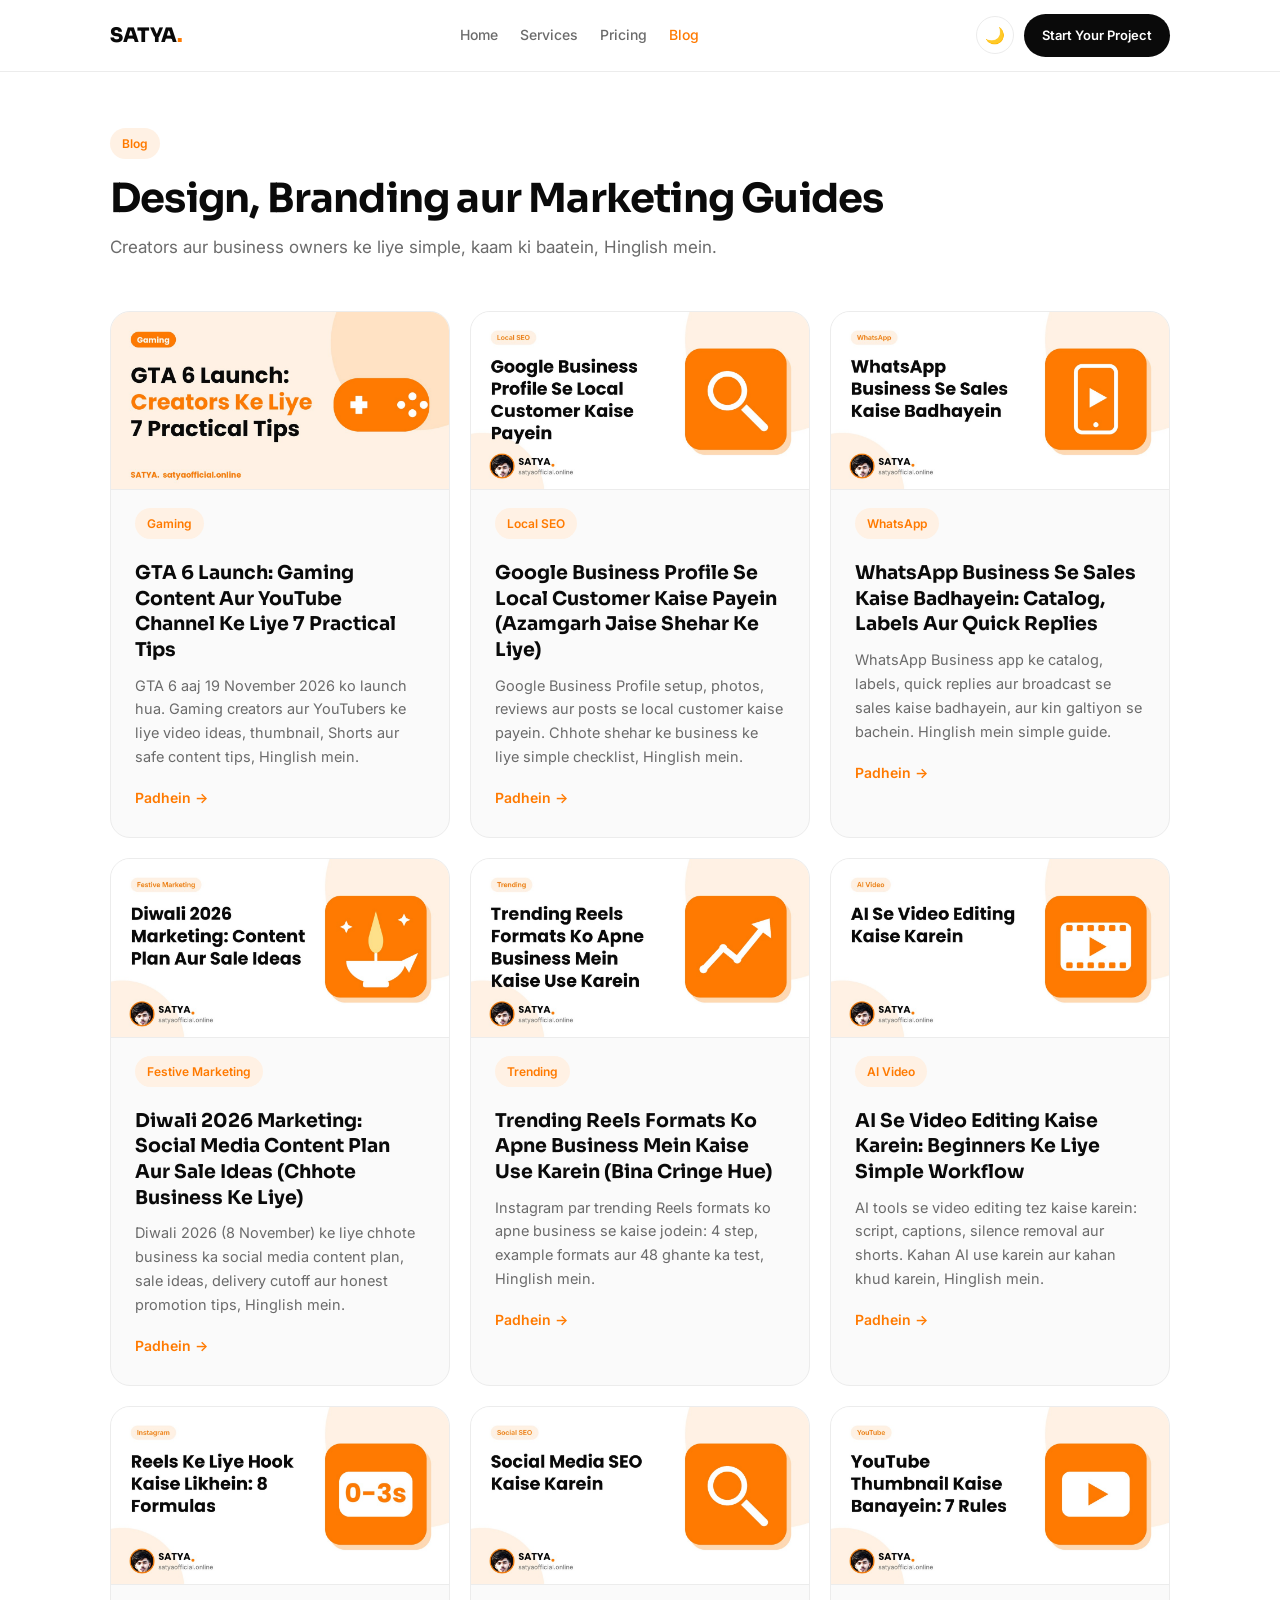
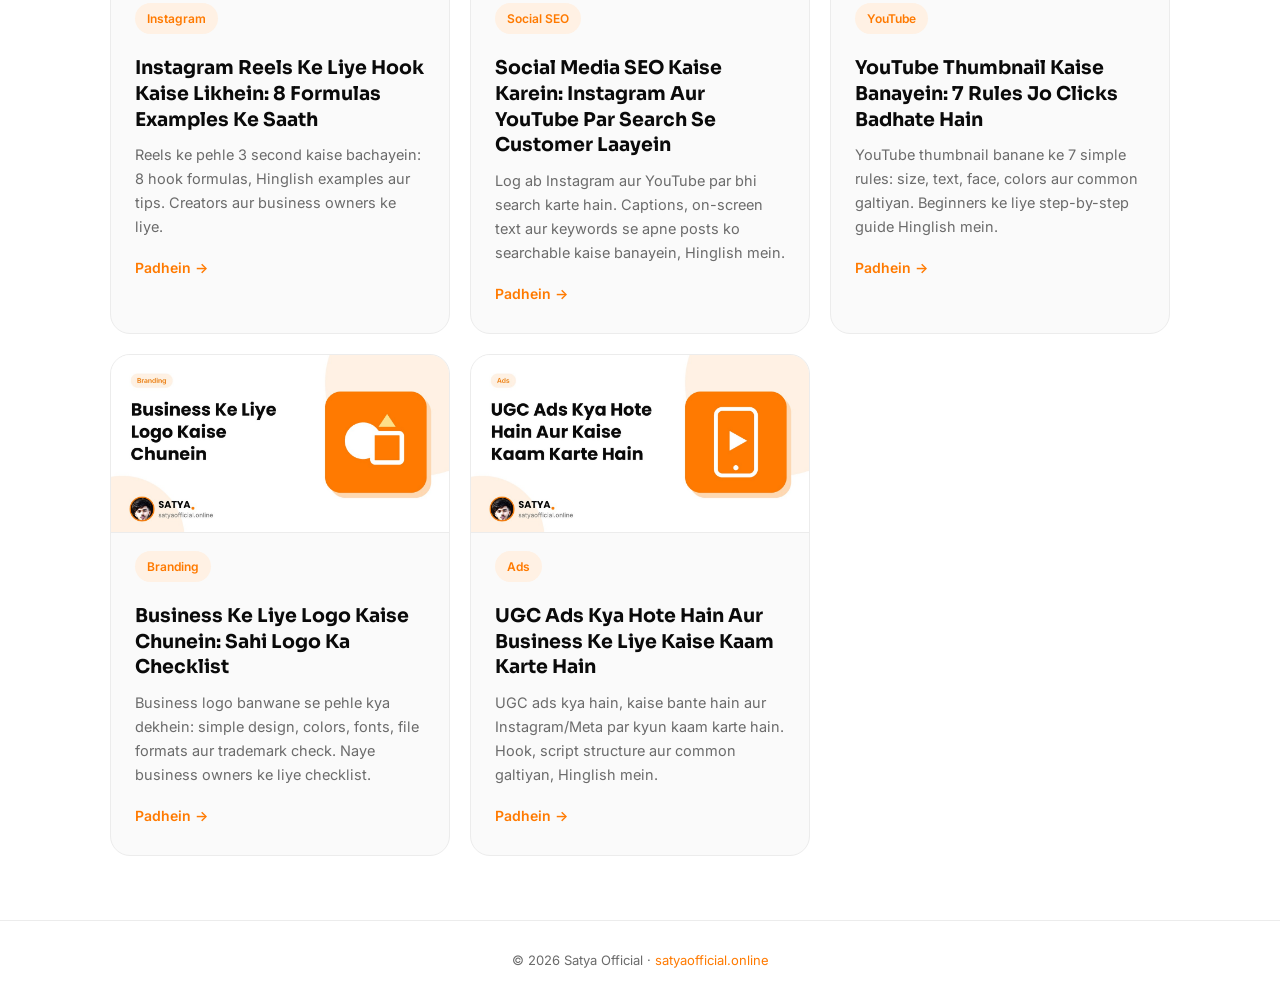
<file: blog/index.html>
<!DOCTYPE html>
<html lang="hi-IN">
<head>
<meta charset="UTF-8">
<meta name="viewport" content="width=device-width, initial-scale=1.0">
<title>Blog | Satya Official: Design, Branding aur Marketing Guides</title>
<meta name="description" content="YouTube thumbnails, logo design, UGC ads aur digital marketing par simple Hinglish guides, Satya Official se.">
<link rel="canonical" href="https://satyaofficial.online/blog/">
<meta name="robots" content="index, follow">
<meta property="og:type" content="website">
<meta property="og:site_name" content="Satya Official">
<meta property="og:title" content="Blog | Satya Official: Design, Branding aur Marketing Guides">
<meta property="og:description" content="YouTube thumbnails, logo design, UGC ads aur digital marketing par simple Hinglish guides, Satya Official se.">
<meta property="og:url" content="https://satyaofficial.online/blog/">
<meta name="twitter:card" content="summary">

<link rel="icon" href="/favicon.ico" sizes="48x48">
<link rel="icon" type="image/png" href="/favicon-192.png" sizes="192x192">
<link rel="apple-touch-icon" href="/apple-touch-icon.png">
<link rel="preconnect" href="https://fonts.googleapis.com">
<link rel="preconnect" href="https://fonts.gstatic.com" crossorigin>
<link href="https://fonts.googleapis.com/css2?family=Sora:wght@600;700;800&family=Inter:wght@400;500;600&display=swap" rel="stylesheet">
<link rel="stylesheet" href="/blog/blog.css">
<script>try{document.documentElement.setAttribute('data-theme',localStorage.getItem('theme')||'light');}catch(e){}</script>
</head>
<body>
<nav>
  <div class="nav-inner">
    <a class="logo" href="/">SATYA<span>.</span></a>
    <div class="nav-links">
      <a href="/">Home</a>
      <a href="/#services">Services</a>
      <a href="/#pricing">Pricing</a>
      <a href="/blog/" class="active">Blog</a>
    </div>
    <div class="nav-right">
      <button class="theme-toggle" id="themeToggle" aria-label="Toggle dark mode">&#127769;</button>
      <a href="/#contact" class="nav-cta">Start Your Project</a>
    </div>
  </div>
</nav>
<main>
<section class="hero">
  <span class="tag">Blog</span>
  <h1>Design, Branding aur Marketing Guides</h1>
  <p>Creators aur business owners ke liye simple, kaam ki baatein, Hinglish mein.</p>
</section>
<section class="grid">
  <a class="card" href="/blog/gta-6-launch-gaming-content-youtube-creators-guide">
    <img class="thumb" src="/blog/img/gta-6-launch-gaming-content-youtube-creators-guide.jpg" width="1200" height="630" alt="" loading="lazy">
    <span class="tag">Gaming</span>
    <h2>GTA 6 Launch: Gaming Content Aur YouTube Channel Ke Liye 7 Practical Tips</h2>
    <p>GTA 6 aaj 19 November 2026 ko launch hua. Gaming creators aur YouTubers ke liye video ideas, thumbnail, Shorts aur safe content tips, Hinglish mein.</p>
    <span class="read">Padhein &rarr;</span>
  </a>
  <a class="card" href="/blog/google-business-profile-se-local-customer-kaise-payein">
    <img class="thumb" src="/blog/img/google-business-profile-se-local-customer-kaise-payein.jpg" width="1200" height="630" alt="" loading="lazy">
    <span class="tag">Local SEO</span>
    <h2>Google Business Profile Se Local Customer Kaise Payein (Azamgarh Jaise Shehar Ke Liye)</h2>
    <p>Google Business Profile setup, photos, reviews aur posts se local customer kaise payein. Chhote shehar ke business ke liye simple checklist, Hinglish mein.</p>
    <span class="read">Padhein &rarr;</span>
  </a>
  <a class="card" href="/blog/whatsapp-business-se-sales-kaise-badhayein">
    <img class="thumb" src="/blog/img/whatsapp-business-se-sales-kaise-badhayein.jpg" width="1200" height="630" alt="" loading="lazy">
    <span class="tag">WhatsApp</span>
    <h2>WhatsApp Business Se Sales Kaise Badhayein: Catalog, Labels Aur Quick Replies</h2>
    <p>WhatsApp Business app ke catalog, labels, quick replies aur broadcast se sales kaise badhayein, aur kin galtiyon se bachein. Hinglish mein simple guide.</p>
    <span class="read">Padhein &rarr;</span>
  </a>
  <a class="card" href="/blog/diwali-2026-marketing-social-media-plan">
    <img class="thumb" src="/blog/img/diwali-2026-marketing-social-media-plan.jpg" width="1200" height="630" alt="" loading="lazy">
    <span class="tag">Festive Marketing</span>
    <h2>Diwali 2026 Marketing: Social Media Content Plan Aur Sale Ideas (Chhote Business Ke Liye)</h2>
    <p>Diwali 2026 (8 November) ke liye chhote business ka social media content plan, sale ideas, delivery cutoff aur honest promotion tips, Hinglish mein.</p>
    <span class="read">Padhein &rarr;</span>
  </a>
  <a class="card" href="/blog/trending-reels-formats-business-mein-kaise-use-karein">
    <img class="thumb" src="/blog/img/trending-reels-formats-business-mein-kaise-use-karein.jpg" width="1200" height="630" alt="" loading="lazy">
    <span class="tag">Trending</span>
    <h2>Trending Reels Formats Ko Apne Business Mein Kaise Use Karein (Bina Cringe Hue)</h2>
    <p>Instagram par trending Reels formats ko apne business se kaise jodein: 4 step, example formats aur 48 ghante ka test, Hinglish mein.</p>
    <span class="read">Padhein &rarr;</span>
  </a>
  <a class="card" href="/blog/ai-se-video-editing-kaise-karein">
    <img class="thumb" src="/blog/img/ai-se-video-editing-kaise-karein.jpg" width="1200" height="630" alt="" loading="lazy">
    <span class="tag">AI Video</span>
    <h2>AI Se Video Editing Kaise Karein: Beginners Ke Liye Simple Workflow</h2>
    <p>AI tools se video editing tez kaise karein: script, captions, silence removal aur shorts. Kahan AI use karein aur kahan khud karein, Hinglish mein.</p>
    <span class="read">Padhein &rarr;</span>
  </a>
  <a class="card" href="/blog/instagram-reels-hook-kaise-likhein">
    <img class="thumb" src="/blog/img/instagram-reels-hook-kaise-likhein.jpg" width="1200" height="630" alt="" loading="lazy">
    <span class="tag">Instagram</span>
    <h2>Instagram Reels Ke Liye Hook Kaise Likhein: 8 Formulas Examples Ke Saath</h2>
    <p>Reels ke pehle 3 second kaise bachayein: 8 hook formulas, Hinglish examples aur tips. Creators aur business owners ke liye.</p>
    <span class="read">Padhein &rarr;</span>
  </a>
  <a class="card" href="/blog/social-media-seo-kaise-karein">
    <img class="thumb" src="/blog/img/social-media-seo-kaise-karein.jpg" width="1200" height="630" alt="" loading="lazy">
    <span class="tag">Social SEO</span>
    <h2>Social Media SEO Kaise Karein: Instagram Aur YouTube Par Search Se Customer Laayein</h2>
    <p>Log ab Instagram aur YouTube par bhi search karte hain. Captions, on-screen text aur keywords se apne posts ko searchable kaise banayein, Hinglish mein.</p>
    <span class="read">Padhein &rarr;</span>
  </a>
  <a class="card" href="/blog/youtube-thumbnail-kaise-banayein">
    <img class="thumb" src="/blog/img/youtube-thumbnail-kaise-banayein.jpg" width="1200" height="630" alt="" loading="lazy">
    <span class="tag">YouTube</span>
    <h2>YouTube Thumbnail Kaise Banayein: 7 Rules Jo Clicks Badhate Hain</h2>
    <p>YouTube thumbnail banane ke 7 simple rules: size, text, face, colors aur common galtiyan. Beginners ke liye step-by-step guide Hinglish mein.</p>
    <span class="read">Padhein &rarr;</span>
  </a>
  <a class="card" href="/blog/business-ke-liye-logo-kaise-chunein">
    <img class="thumb" src="/blog/img/business-ke-liye-logo-kaise-chunein.jpg" width="1200" height="630" alt="" loading="lazy">
    <span class="tag">Branding</span>
    <h2>Business Ke Liye Logo Kaise Chunein: Sahi Logo Ka Checklist</h2>
    <p>Business logo banwane se pehle kya dekhein: simple design, colors, fonts, file formats aur trademark check. Naye business owners ke liye checklist.</p>
    <span class="read">Padhein &rarr;</span>
  </a>
  <a class="card" href="/blog/ugc-ads-kya-hote-hain">
    <img class="thumb" src="/blog/img/ugc-ads-kya-hote-hain.jpg" width="1200" height="630" alt="" loading="lazy">
    <span class="tag">Ads</span>
    <h2>UGC Ads Kya Hote Hain Aur Business Ke Liye Kaise Kaam Karte Hain</h2>
    <p>UGC ads kya hain, kaise bante hain aur Instagram/Meta par kyun kaam karte hain. Hook, script structure aur common galtiyan, Hinglish mein.</p>
    <span class="read">Padhein &rarr;</span>
  </a>
</section>
</main>
<footer>
  &copy; 2026 Satya Official &middot; <a href="/">satyaofficial.online</a>
</footer>
<script>
(function(){
  var b=document.getElementById('themeToggle');
  if(!b)return;
  b.addEventListener('click',function(){
    var r=document.documentElement;
    var t=r.getAttribute('data-theme')==='dark'?'light':'dark';
    r.setAttribute('data-theme',t);
    try{localStorage.setItem('theme',t);}catch(e){}
  });
})();
</script>
</body>
</html>
</file>
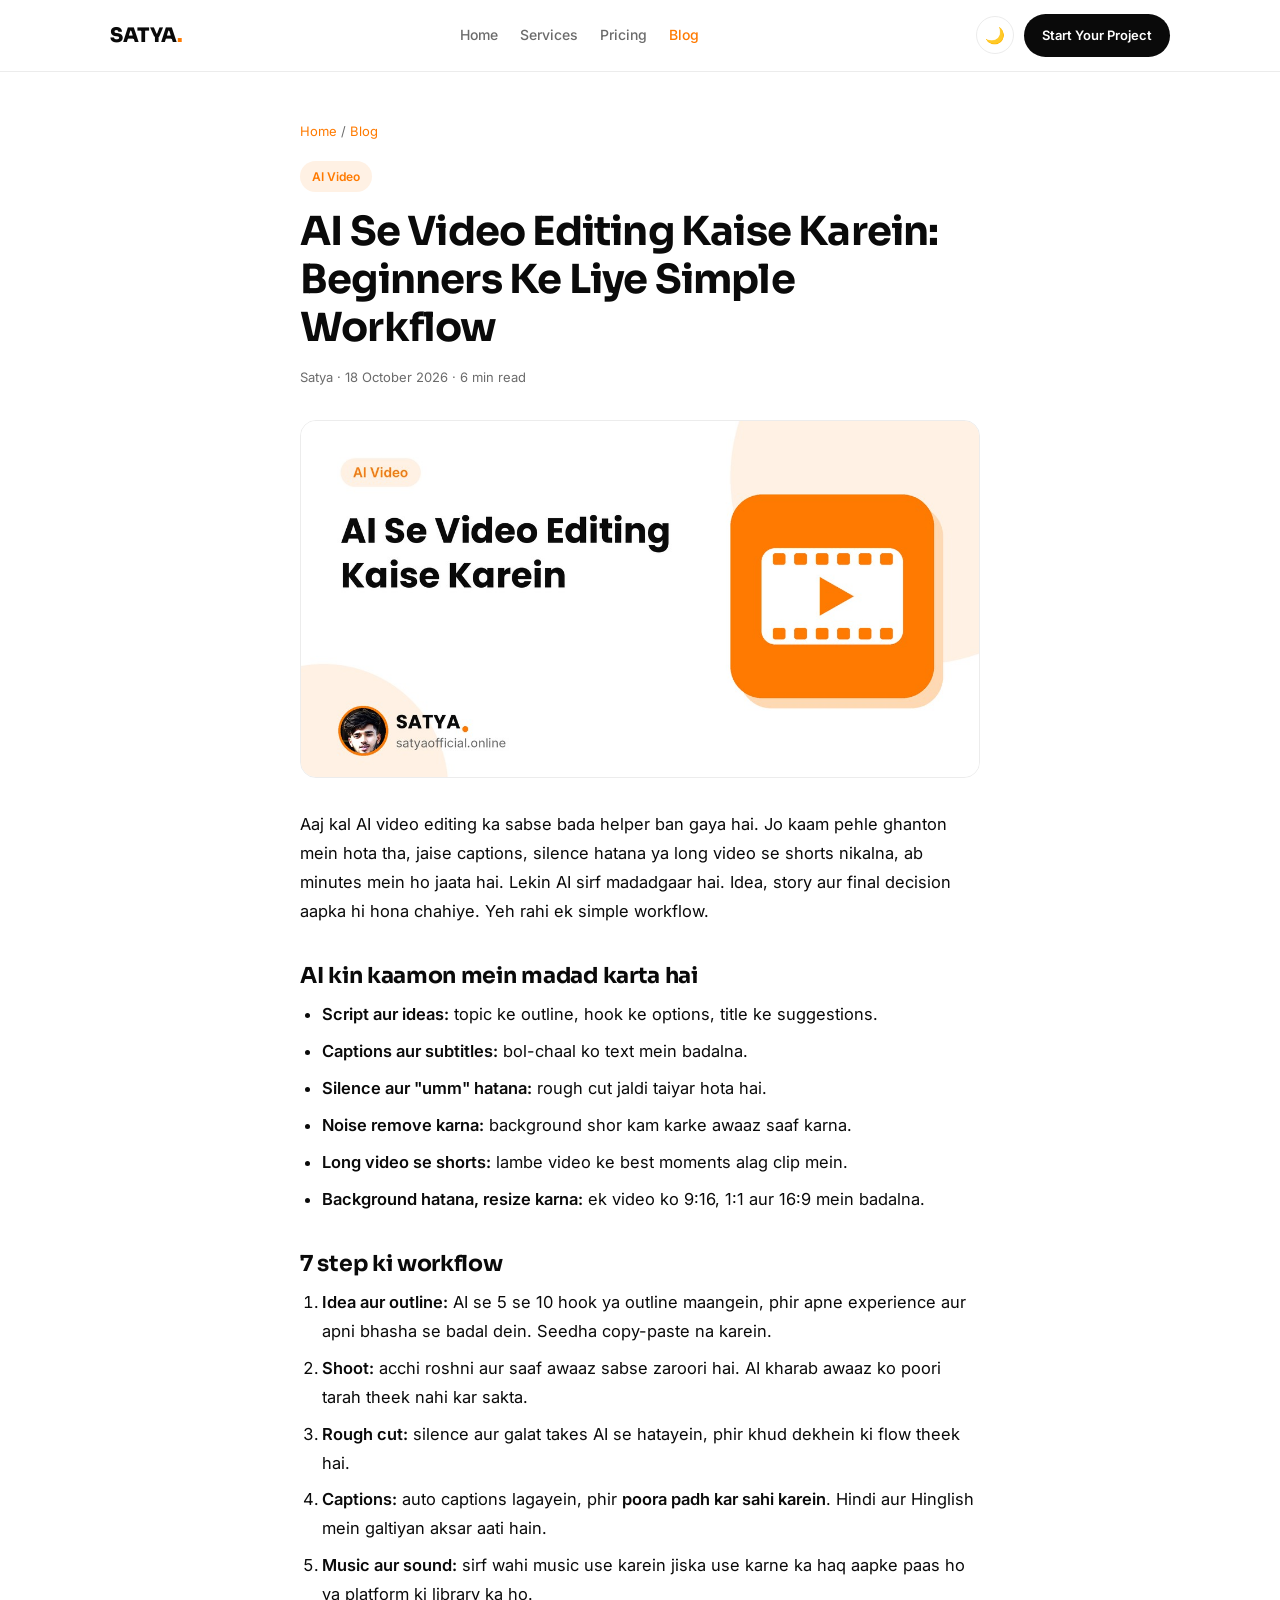
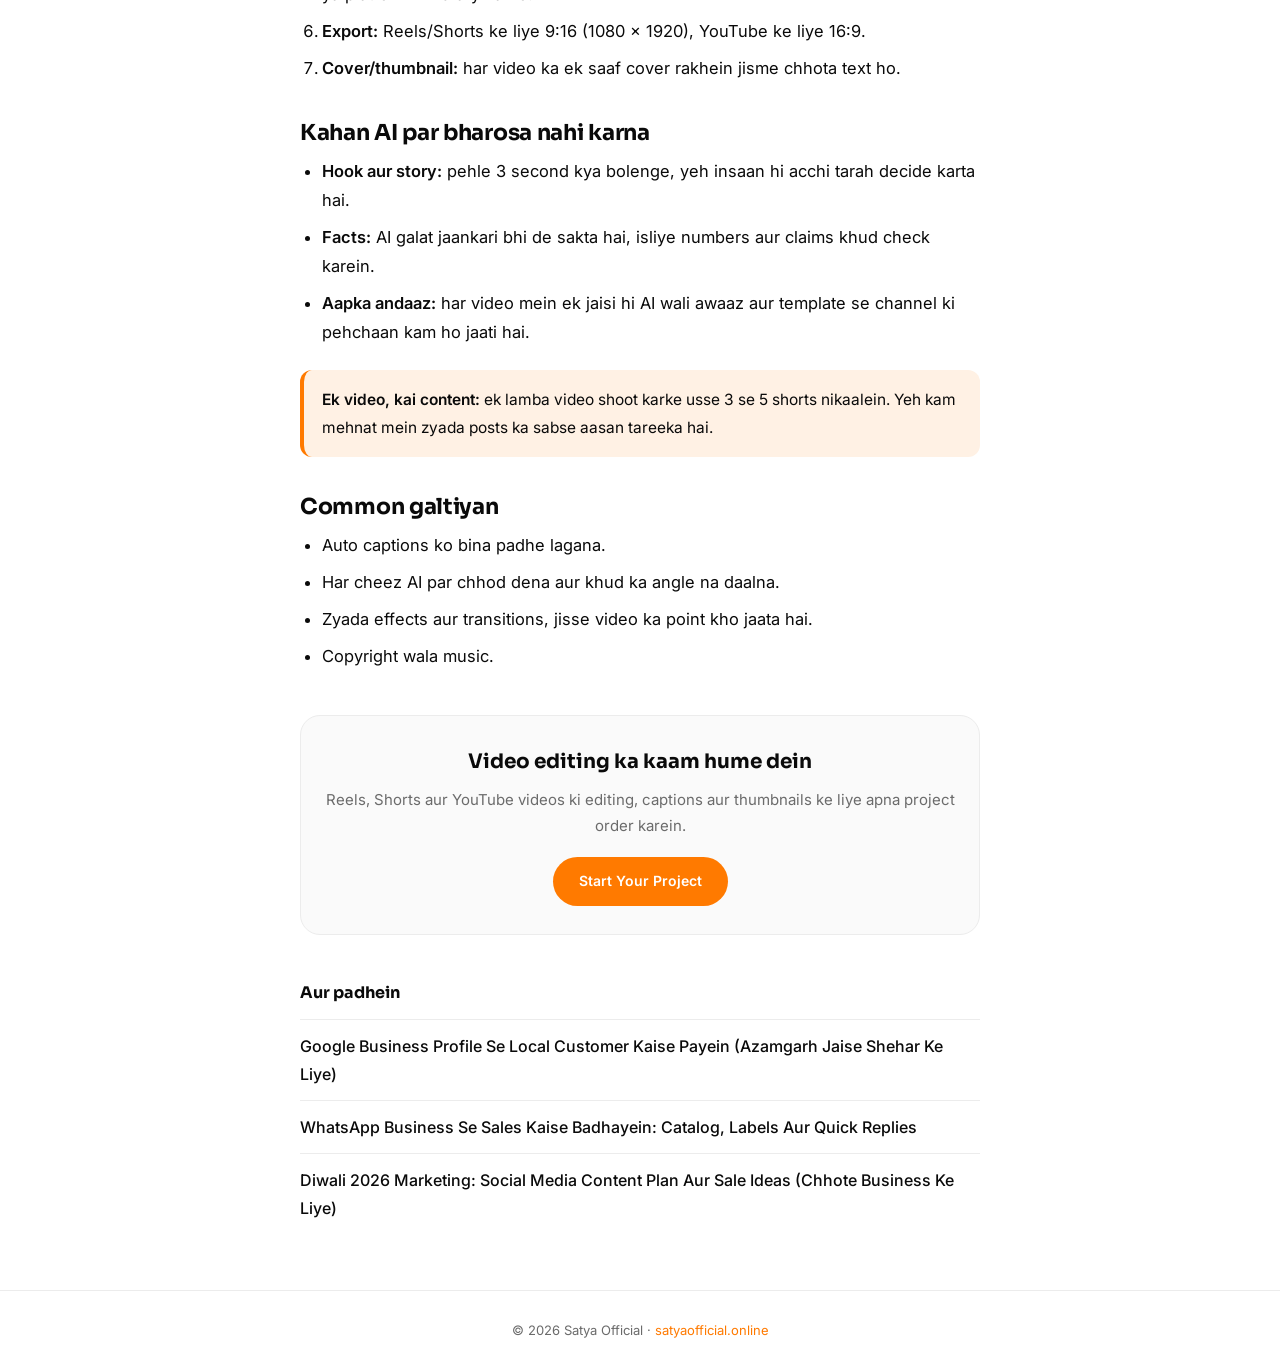
<file: blog/ai-se-video-editing-kaise-karein.html>
<!DOCTYPE html>
<html lang="hi-IN">
<head>
<meta charset="UTF-8">
<meta name="viewport" content="width=device-width, initial-scale=1.0">
<title>AI Se Video Editing Kaise Karein: Beginners Ke Liye Simple Workflow | Satya Official</title>
<meta name="description" content="AI tools se video editing tez kaise karein: script, captions, silence removal aur shorts. Kahan AI use karein aur kahan khud karein, Hinglish mein.">
<link rel="canonical" href="https://satyaofficial.online/blog/ai-se-video-editing-kaise-karein">
<meta name="robots" content="index, follow">
<meta property="og:type" content="article">
<meta property="og:site_name" content="Satya Official">
<meta property="og:title" content="AI Se Video Editing Kaise Karein: Beginners Ke Liye Simple Workflow | Satya Official">
<meta property="og:description" content="AI tools se video editing tez kaise karein: script, captions, silence removal aur shorts. Kahan AI use karein aur kahan khud karein, Hinglish mein.">
<meta property="og:url" content="https://satyaofficial.online/blog/ai-se-video-editing-kaise-karein">
<meta property="og:image" content="https://satyaofficial.online/blog/img/ai-se-video-editing-kaise-karein.jpg">
<meta property="og:image:width" content="1200">
<meta property="og:image:height" content="630">
<meta name="twitter:card" content="summary_large_image">
<meta name="twitter:image" content="https://satyaofficial.online/blog/img/ai-se-video-editing-kaise-karein.jpg">
<script type="application/ld+json">{"@context": "https://schema.org", "@type": "BlogPosting", "headline": "AI Se Video Editing Kaise Karein: Beginners Ke Liye Simple Workflow", "description": "AI tools se video editing tez kaise karein: script, captions, silence removal aur shorts. Kahan AI use karein aur kahan khud karein, Hinglish mein.", "datePublished": "2026-10-18", "dateModified": "2026-10-18", "image": "https://satyaofficial.online/blog/img/ai-se-video-editing-kaise-karein.jpg", "inLanguage": "hi-IN", "mainEntityOfPage": "https://satyaofficial.online/blog/ai-se-video-editing-kaise-karein", "author": {"@type": "Person", "name": "Satya", "url": "https://satyaofficial.online/"}, "publisher": {"@type": "Organization", "name": "Satya Official", "url": "https://satyaofficial.online/"}}</script>
<link rel="icon" href="/favicon.ico" sizes="48x48">
<link rel="icon" type="image/png" href="/favicon-192.png" sizes="192x192">
<link rel="apple-touch-icon" href="/apple-touch-icon.png">
<link rel="preconnect" href="https://fonts.googleapis.com">
<link rel="preconnect" href="https://fonts.gstatic.com" crossorigin>
<link href="https://fonts.googleapis.com/css2?family=Sora:wght@600;700;800&family=Inter:wght@400;500;600&display=swap" rel="stylesheet">
<link rel="stylesheet" href="/blog/blog.css">
<script>try{document.documentElement.setAttribute('data-theme',localStorage.getItem('theme')||'light');}catch(e){}</script>
</head>
<body>
<nav>
  <div class="nav-inner">
    <a class="logo" href="/">SATYA<span>.</span></a>
    <div class="nav-links">
      <a href="/">Home</a>
      <a href="/#services">Services</a>
      <a href="/#pricing">Pricing</a>
      <a href="/blog/" class="active">Blog</a>
    </div>
    <div class="nav-right">
      <button class="theme-toggle" id="themeToggle" aria-label="Toggle dark mode">&#127769;</button>
      <a href="/#contact" class="nav-cta">Start Your Project</a>
    </div>
  </div>
</nav>
<main>
<article class="article">
  <div class="crumbs"><a href="/">Home</a> / <a href="/blog/">Blog</a></div>
  <span class="tag">AI Video</span>
  <h1>AI Se Video Editing Kaise Karein: Beginners Ke Liye Simple Workflow</h1>
  <div class="meta">Satya &middot; 18 October 2026 &middot; 6 min read</div>
  <figure class="cover"><img src="/blog/img/ai-se-video-editing-kaise-karein.jpg" width="1200" height="630" alt="AI Se Video Editing Kaise Karein: Beginners Ke Liye Simple Workflow"></figure>

<p>Aaj kal AI video editing ka sabse bada helper ban gaya hai. Jo kaam pehle ghanton mein hota tha, jaise captions, silence hatana ya long video se shorts nikalna, ab minutes mein ho jaata hai. Lekin AI sirf madadgaar hai. Idea, story aur final decision aapka hi hona chahiye. Yeh rahi ek simple workflow.</p>

<h2>AI kin kaamon mein madad karta hai</h2>
<ul>
<li><strong>Script aur ideas:</strong> topic ke outline, hook ke options, title ke suggestions.</li>
<li><strong>Captions aur subtitles:</strong> bol-chaal ko text mein badalna.</li>
<li><strong>Silence aur "umm" hatana:</strong> rough cut jaldi taiyar hota hai.</li>
<li><strong>Noise remove karna:</strong> background shor kam karke awaaz saaf karna.</li>
<li><strong>Long video se shorts:</strong> lambe video ke best moments alag clip mein.</li>
<li><strong>Background hatana, resize karna:</strong> ek video ko 9:16, 1:1 aur 16:9 mein badalna.</li>
</ul>

<h2>7 step ki workflow</h2>
<ol>
<li><strong>Idea aur outline:</strong> AI se 5 se 10 hook ya outline maangein, phir apne experience aur apni bhasha se badal dein. Seedha copy-paste na karein.</li>
<li><strong>Shoot:</strong> acchi roshni aur saaf awaaz sabse zaroori hai. AI kharab awaaz ko poori tarah theek nahi kar sakta.</li>
<li><strong>Rough cut:</strong> silence aur galat takes AI se hatayein, phir khud dekhein ki flow theek hai.</li>
<li><strong>Captions:</strong> auto captions lagayein, phir <strong>poora padh kar sahi karein</strong>. Hindi aur Hinglish mein galtiyan aksar aati hain.</li>
<li><strong>Music aur sound:</strong> sirf wahi music use karein jiska use karne ka haq aapke paas ho ya platform ki library ka ho.</li>
<li><strong>Export:</strong> Reels/Shorts ke liye 9:16 (1080 x 1920), YouTube ke liye 16:9.</li>
<li><strong>Cover/thumbnail:</strong> har video ka ek saaf cover rakhein jisme chhota text ho.</li>
</ol>

<h2>Kahan AI par bharosa nahi karna</h2>
<ul>
<li><strong>Hook aur story:</strong> pehle 3 second kya bolenge, yeh insaan hi acchi tarah decide karta hai.</li>
<li><strong>Facts:</strong> AI galat jaankari bhi de sakta hai, isliye numbers aur claims khud check karein.</li>
<li><strong>Aapka andaaz:</strong> har video mein ek jaisi hi AI wali awaaz aur template se channel ki pehchaan kam ho jaati hai.</li>
</ul>

<div class="callout"><strong>Ek video, kai content:</strong> ek lamba video shoot karke usse 3 se 5 shorts nikaalein. Yeh kam mehnat mein zyada posts ka sabse aasan tareeka hai.</div>

<h2>Common galtiyan</h2>
<ul>
<li>Auto captions ko bina padhe lagana.</li>
<li>Har cheez AI par chhod dena aur khud ka angle na daalna.</li>
<li>Zyada effects aur transitions, jisse video ka point kho jaata hai.</li>
<li>Copyright wala music.</li>
</ul>

  <div class="cta-box">
    <h3>Video editing ka kaam hume dein</h3>
    <p>Reels, Shorts aur YouTube videos ki editing, captions aur thumbnails ke liye apna project order karein.</p>
    <a class="btn" href="/#contact">Start Your Project</a>
  </div>
</article>
<div class="more">
  <h4>Aur padhein</h4>
  <a href="/blog/google-business-profile-se-local-customer-kaise-payein">Google Business Profile Se Local Customer Kaise Payein (Azamgarh Jaise Shehar Ke Liye)</a>
  <a href="/blog/whatsapp-business-se-sales-kaise-badhayein">WhatsApp Business Se Sales Kaise Badhayein: Catalog, Labels Aur Quick Replies</a>
  <a href="/blog/diwali-2026-marketing-social-media-plan">Diwali 2026 Marketing: Social Media Content Plan Aur Sale Ideas (Chhote Business Ke Liye)</a>
</div>
</main>
<footer>
  &copy; 2026 Satya Official &middot; <a href="/">satyaofficial.online</a>
</footer>
<script>
(function(){
  var b=document.getElementById('themeToggle');
  if(!b)return;
  b.addEventListener('click',function(){
    var r=document.documentElement;
    var t=r.getAttribute('data-theme')==='dark'?'light':'dark';
    r.setAttribute('data-theme',t);
    try{localStorage.setItem('theme',t);}catch(e){}
  });
})();
</script>
</body>
</html>
</file>
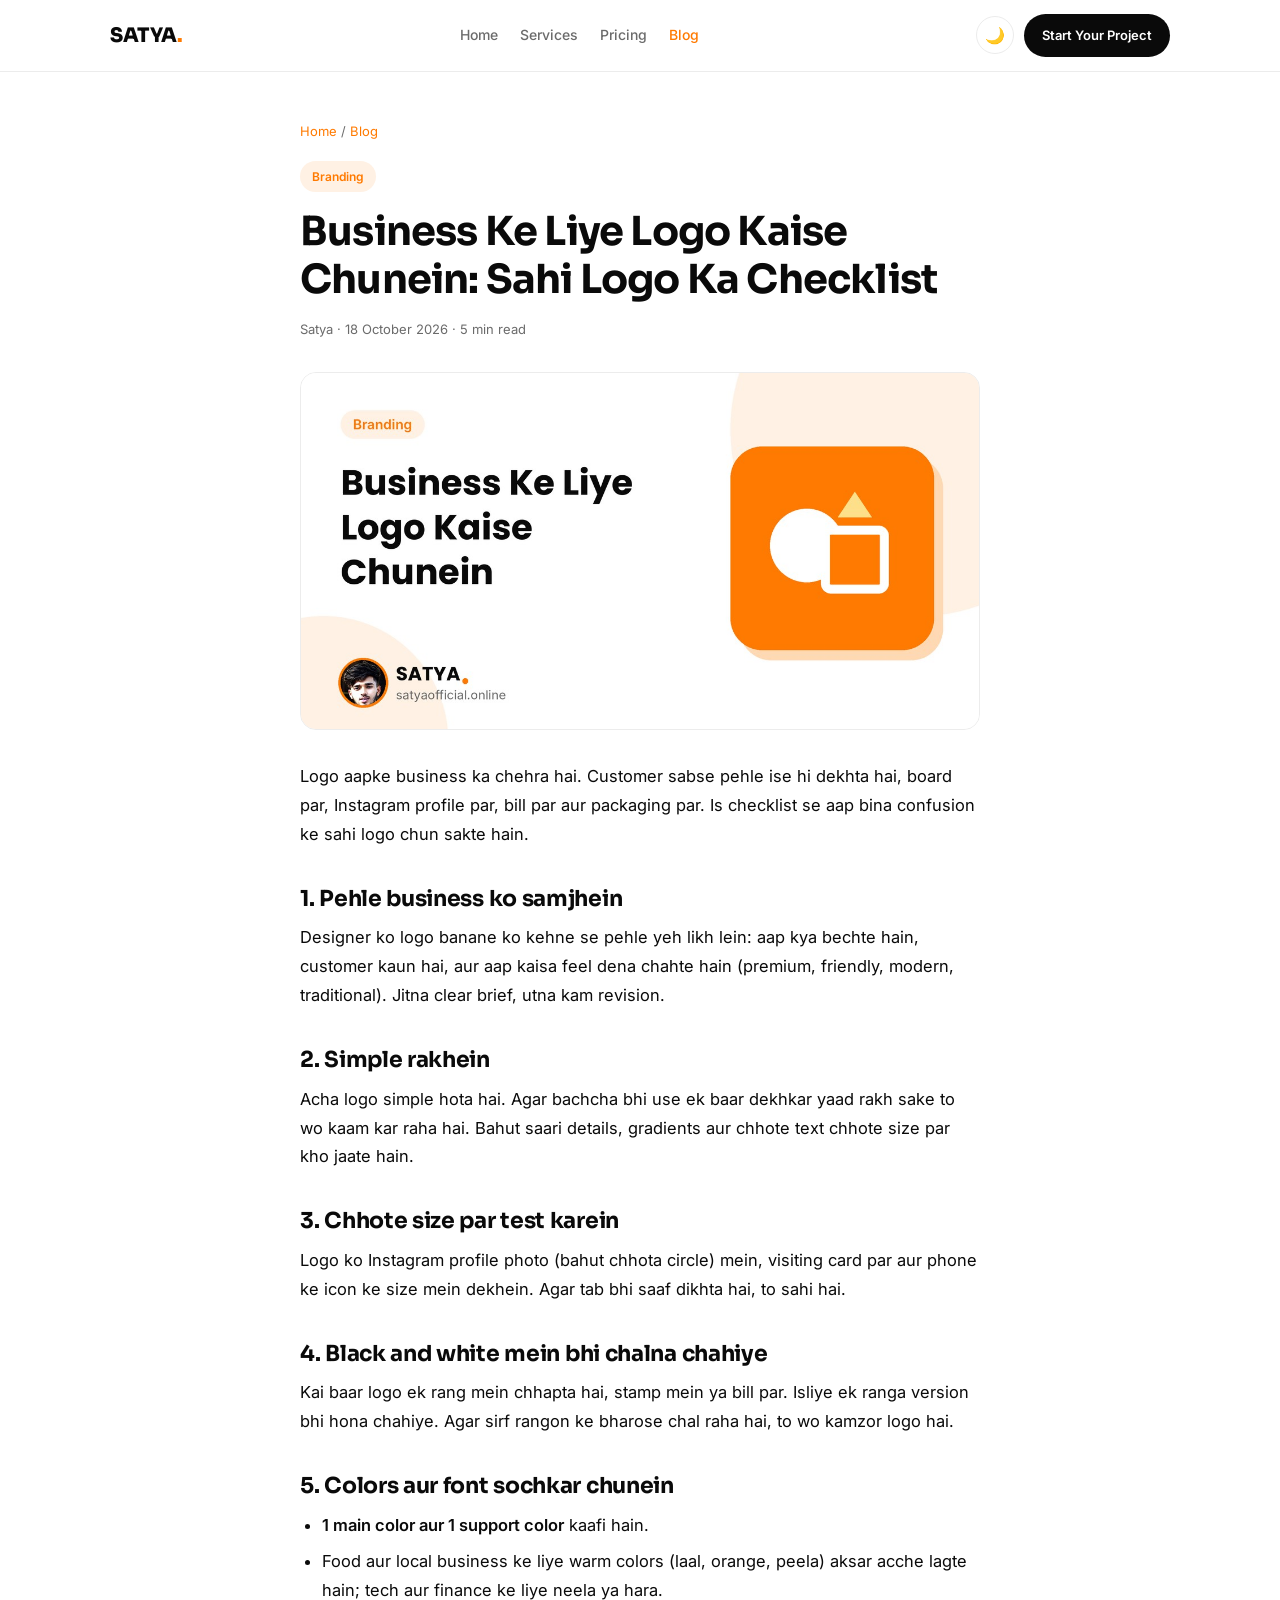
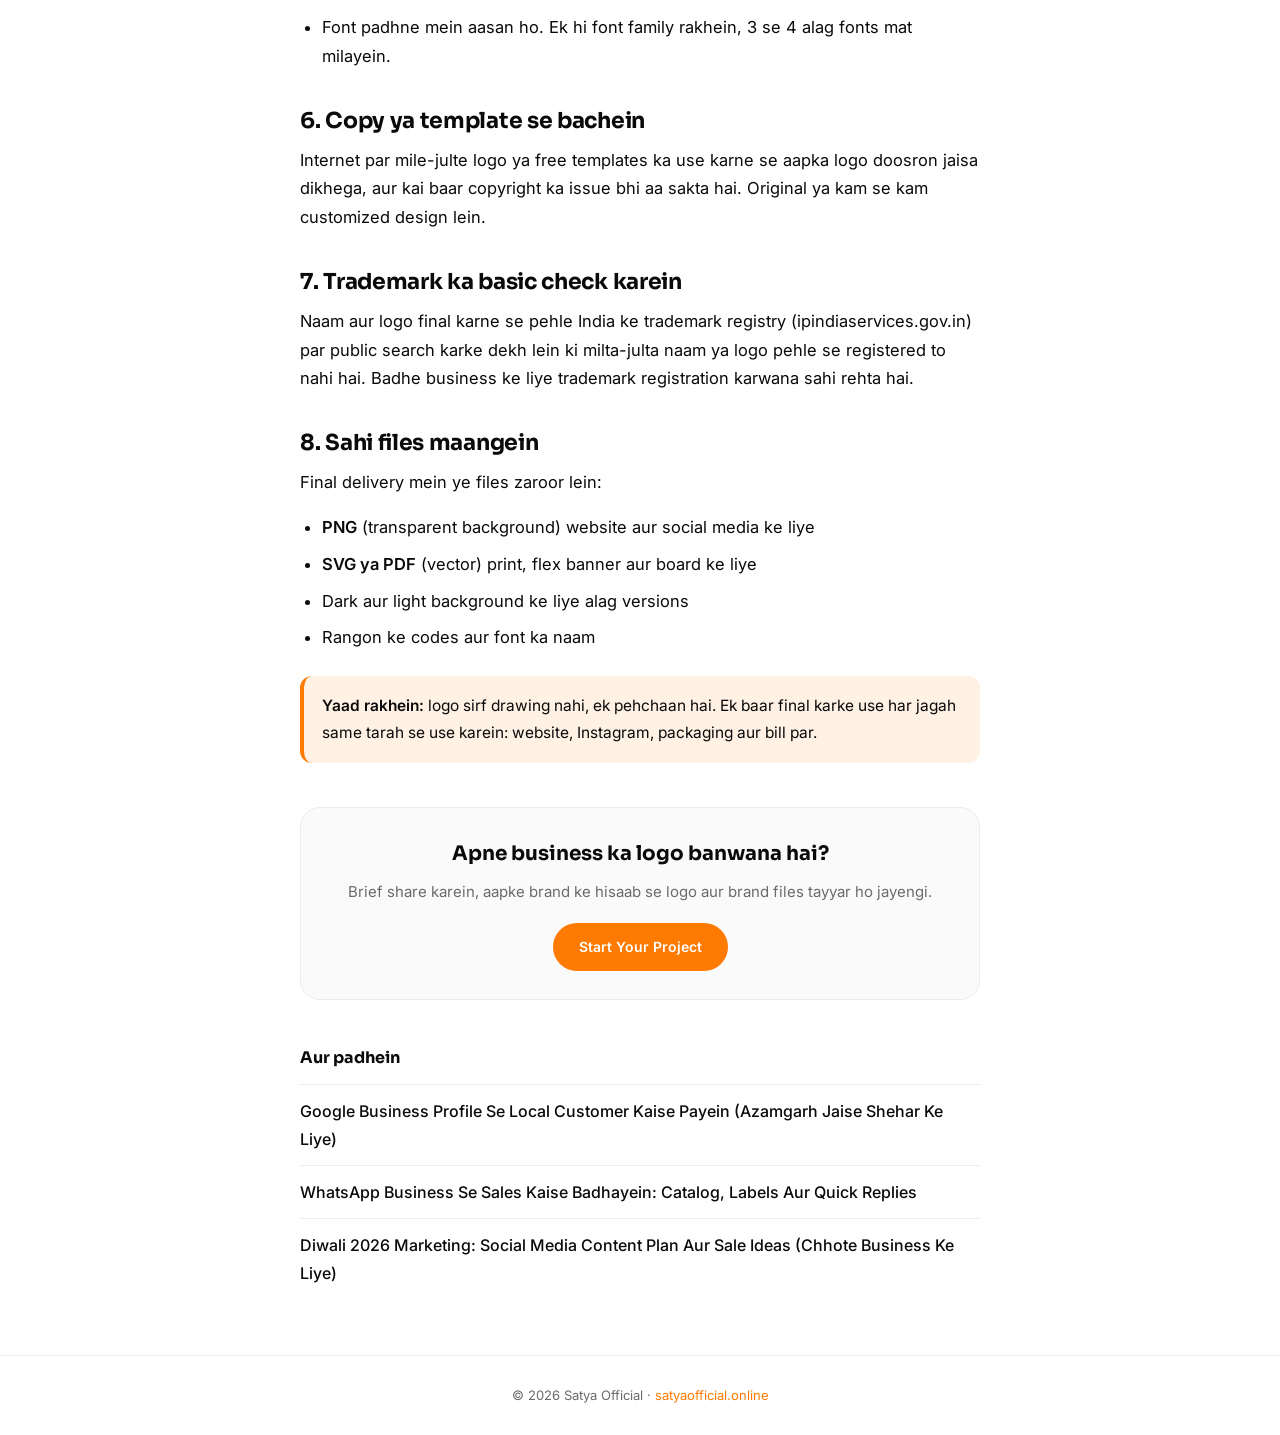
<file: blog/business-ke-liye-logo-kaise-chunein.html>
<!DOCTYPE html>
<html lang="hi-IN">
<head>
<meta charset="UTF-8">
<meta name="viewport" content="width=device-width, initial-scale=1.0">
<title>Business Ke Liye Logo Kaise Chunein: Sahi Logo Ka Checklist | Satya Official</title>
<meta name="description" content="Business logo banwane se pehle kya dekhein: simple design, colors, fonts, file formats aur trademark check. Naye business owners ke liye checklist.">
<link rel="canonical" href="https://satyaofficial.online/blog/business-ke-liye-logo-kaise-chunein">
<meta name="robots" content="index, follow">
<meta property="og:type" content="article">
<meta property="og:site_name" content="Satya Official">
<meta property="og:title" content="Business Ke Liye Logo Kaise Chunein: Sahi Logo Ka Checklist | Satya Official">
<meta property="og:description" content="Business logo banwane se pehle kya dekhein: simple design, colors, fonts, file formats aur trademark check. Naye business owners ke liye checklist.">
<meta property="og:url" content="https://satyaofficial.online/blog/business-ke-liye-logo-kaise-chunein">
<meta property="og:image" content="https://satyaofficial.online/blog/img/business-ke-liye-logo-kaise-chunein.jpg">
<meta property="og:image:width" content="1200">
<meta property="og:image:height" content="630">
<meta name="twitter:card" content="summary_large_image">
<meta name="twitter:image" content="https://satyaofficial.online/blog/img/business-ke-liye-logo-kaise-chunein.jpg">
<script type="application/ld+json">{"@context": "https://schema.org", "@type": "BlogPosting", "headline": "Business Ke Liye Logo Kaise Chunein: Sahi Logo Ka Checklist", "description": "Business logo banwane se pehle kya dekhein: simple design, colors, fonts, file formats aur trademark check. Naye business owners ke liye checklist.", "datePublished": "2026-10-18", "dateModified": "2026-10-18", "image": "https://satyaofficial.online/blog/img/business-ke-liye-logo-kaise-chunein.jpg", "inLanguage": "hi-IN", "mainEntityOfPage": "https://satyaofficial.online/blog/business-ke-liye-logo-kaise-chunein", "author": {"@type": "Person", "name": "Satya", "url": "https://satyaofficial.online/"}, "publisher": {"@type": "Organization", "name": "Satya Official", "url": "https://satyaofficial.online/"}}</script>
<link rel="icon" href="/favicon.ico" sizes="48x48">
<link rel="icon" type="image/png" href="/favicon-192.png" sizes="192x192">
<link rel="apple-touch-icon" href="/apple-touch-icon.png">
<link rel="preconnect" href="https://fonts.googleapis.com">
<link rel="preconnect" href="https://fonts.gstatic.com" crossorigin>
<link href="https://fonts.googleapis.com/css2?family=Sora:wght@600;700;800&family=Inter:wght@400;500;600&display=swap" rel="stylesheet">
<link rel="stylesheet" href="/blog/blog.css">
<script>try{document.documentElement.setAttribute('data-theme',localStorage.getItem('theme')||'light');}catch(e){}</script>
</head>
<body>
<nav>
  <div class="nav-inner">
    <a class="logo" href="/">SATYA<span>.</span></a>
    <div class="nav-links">
      <a href="/">Home</a>
      <a href="/#services">Services</a>
      <a href="/#pricing">Pricing</a>
      <a href="/blog/" class="active">Blog</a>
    </div>
    <div class="nav-right">
      <button class="theme-toggle" id="themeToggle" aria-label="Toggle dark mode">&#127769;</button>
      <a href="/#contact" class="nav-cta">Start Your Project</a>
    </div>
  </div>
</nav>
<main>
<article class="article">
  <div class="crumbs"><a href="/">Home</a> / <a href="/blog/">Blog</a></div>
  <span class="tag">Branding</span>
  <h1>Business Ke Liye Logo Kaise Chunein: Sahi Logo Ka Checklist</h1>
  <div class="meta">Satya &middot; 18 October 2026 &middot; 5 min read</div>
  <figure class="cover"><img src="/blog/img/business-ke-liye-logo-kaise-chunein.jpg" width="1200" height="630" alt="Business Ke Liye Logo Kaise Chunein: Sahi Logo Ka Checklist"></figure>

<p>Logo aapke business ka chehra hai. Customer sabse pehle ise hi dekhta hai, board par, Instagram profile par, bill par aur packaging par. Is checklist se aap bina confusion ke sahi logo chun sakte hain.</p>

<h2>1. Pehle business ko samjhein</h2>
<p>Designer ko logo banane ko kehne se pehle yeh likh lein: aap kya bechte hain, customer kaun hai, aur aap kaisa feel dena chahte hain (premium, friendly, modern, traditional). Jitna clear brief, utna kam revision.</p>

<h2>2. Simple rakhein</h2>
<p>Acha logo simple hota hai. Agar bachcha bhi use ek baar dekhkar yaad rakh sake to wo kaam kar raha hai. Bahut saari details, gradients aur chhote text chhote size par kho jaate hain.</p>

<h2>3. Chhote size par test karein</h2>
<p>Logo ko Instagram profile photo (bahut chhota circle) mein, visiting card par aur phone ke icon ke size mein dekhein. Agar tab bhi saaf dikhta hai, to sahi hai.</p>

<h2>4. Black and white mein bhi chalna chahiye</h2>
<p>Kai baar logo ek rang mein chhapta hai, stamp mein ya bill par. Isliye ek ranga version bhi hona chahiye. Agar sirf rangon ke bharose chal raha hai, to wo kamzor logo hai.</p>

<h2>5. Colors aur font sochkar chunein</h2>
<ul>
<li><strong>1 main color aur 1 support color</strong> kaafi hain.</li>
<li>Food aur local business ke liye warm colors (laal, orange, peela) aksar acche lagte hain; tech aur finance ke liye neela ya hara.</li>
<li>Font padhne mein aasan ho. Ek hi font family rakhein, 3 se 4 alag fonts mat milayein.</li>
</ul>

<h2>6. Copy ya template se bachein</h2>
<p>Internet par mile-julte logo ya free templates ka use karne se aapka logo doosron jaisa dikhega, aur kai baar copyright ka issue bhi aa sakta hai. Original ya kam se kam customized design lein.</p>

<h2>7. Trademark ka basic check karein</h2>
<p>Naam aur logo final karne se pehle India ke trademark registry (ipindiaservices.gov.in) par public search karke dekh lein ki milta-julta naam ya logo pehle se registered to nahi hai. Badhe business ke liye trademark registration karwana sahi rehta hai.</p>

<h2>8. Sahi files maangein</h2>
<p>Final delivery mein ye files zaroor lein:</p>
<ul>
<li><strong>PNG</strong> (transparent background) website aur social media ke liye</li>
<li><strong>SVG ya PDF</strong> (vector) print, flex banner aur board ke liye</li>
<li>Dark aur light background ke liye alag versions</li>
<li>Rangon ke codes aur font ka naam</li>
</ul>

<div class="callout"><strong>Yaad rakhein:</strong> logo sirf drawing nahi, ek pehchaan hai. Ek baar final karke use har jagah same tarah se use karein: website, Instagram, packaging aur bill par.</div>

  <div class="cta-box">
    <h3>Apne business ka logo banwana hai?</h3>
    <p>Brief share karein, aapke brand ke hisaab se logo aur brand files tayyar ho jayengi.</p>
    <a class="btn" href="/#contact">Start Your Project</a>
  </div>
</article>
<div class="more">
  <h4>Aur padhein</h4>
  <a href="/blog/google-business-profile-se-local-customer-kaise-payein">Google Business Profile Se Local Customer Kaise Payein (Azamgarh Jaise Shehar Ke Liye)</a>
  <a href="/blog/whatsapp-business-se-sales-kaise-badhayein">WhatsApp Business Se Sales Kaise Badhayein: Catalog, Labels Aur Quick Replies</a>
  <a href="/blog/diwali-2026-marketing-social-media-plan">Diwali 2026 Marketing: Social Media Content Plan Aur Sale Ideas (Chhote Business Ke Liye)</a>
</div>
</main>
<footer>
  &copy; 2026 Satya Official &middot; <a href="/">satyaofficial.online</a>
</footer>
<script>
(function(){
  var b=document.getElementById('themeToggle');
  if(!b)return;
  b.addEventListener('click',function(){
    var r=document.documentElement;
    var t=r.getAttribute('data-theme')==='dark'?'light':'dark';
    r.setAttribute('data-theme',t);
    try{localStorage.setItem('theme',t);}catch(e){}
  });
})();
</script>
</body>
</html>
</file>
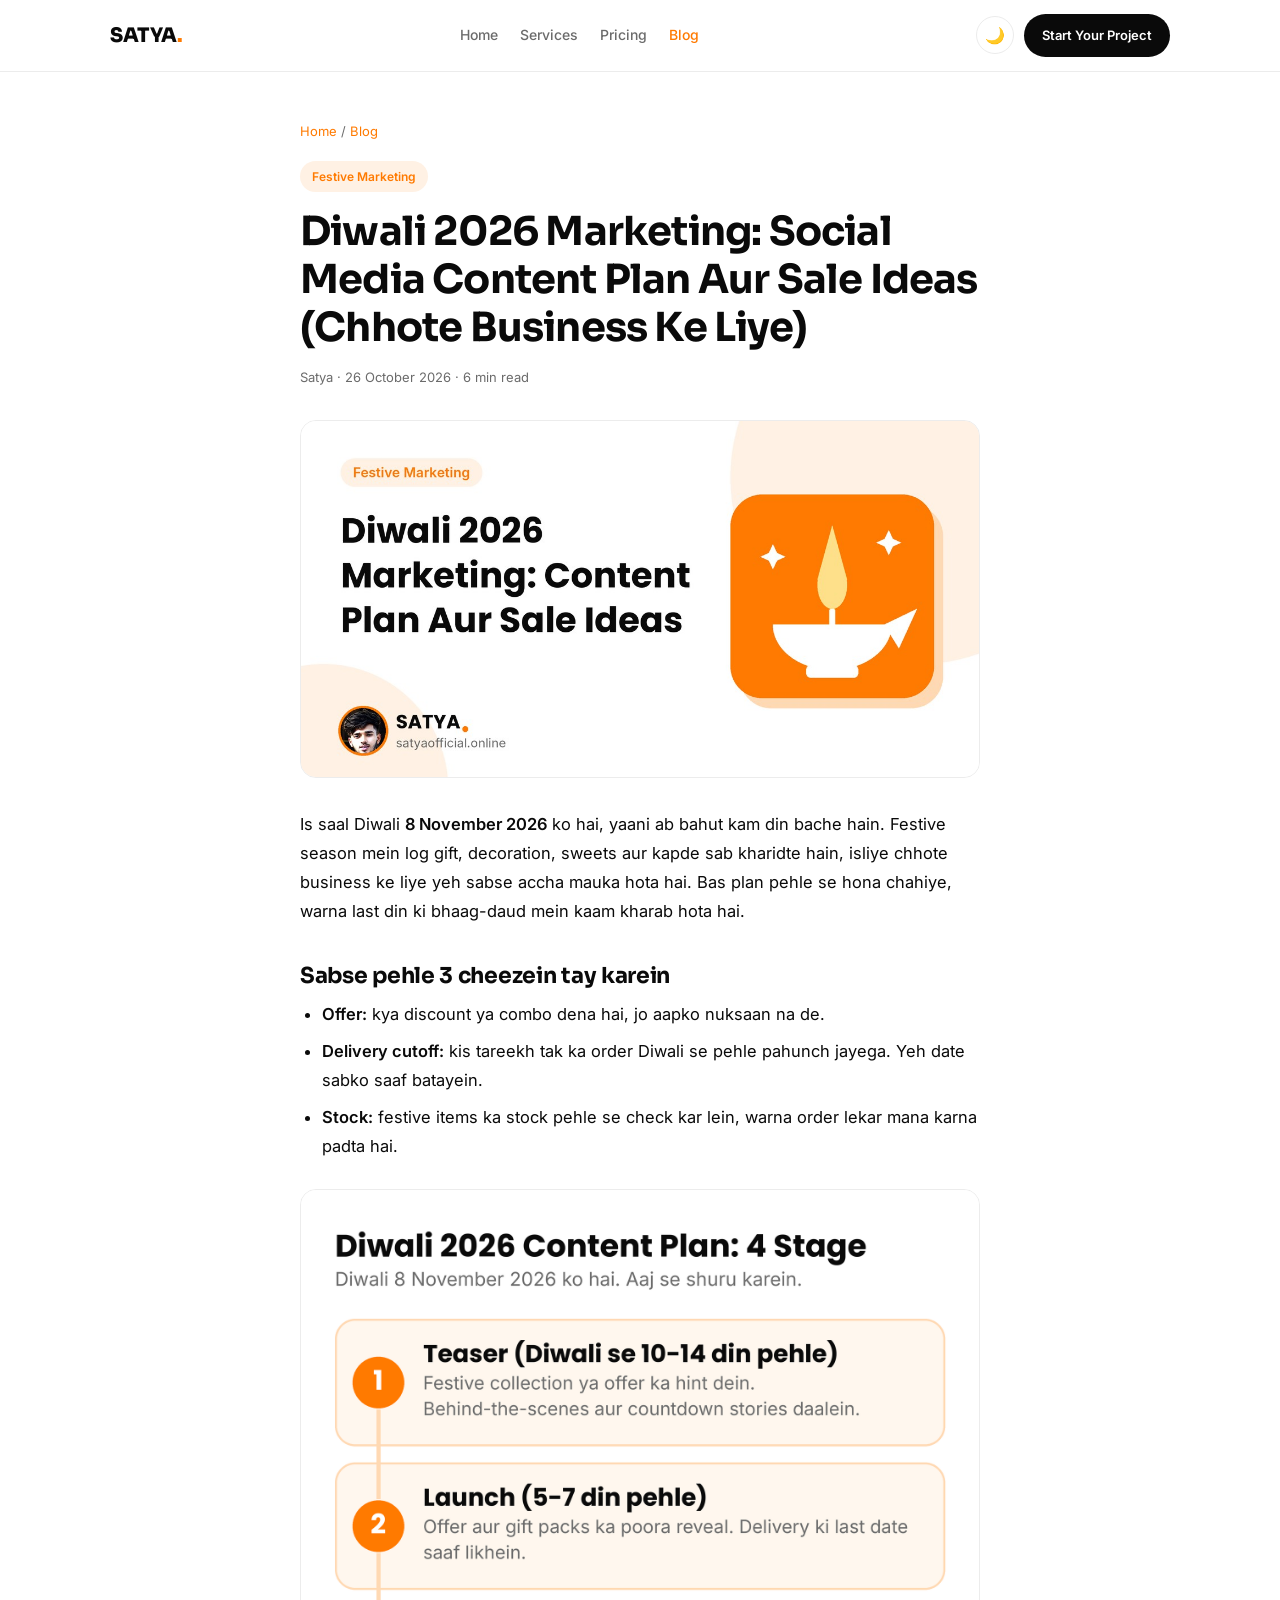
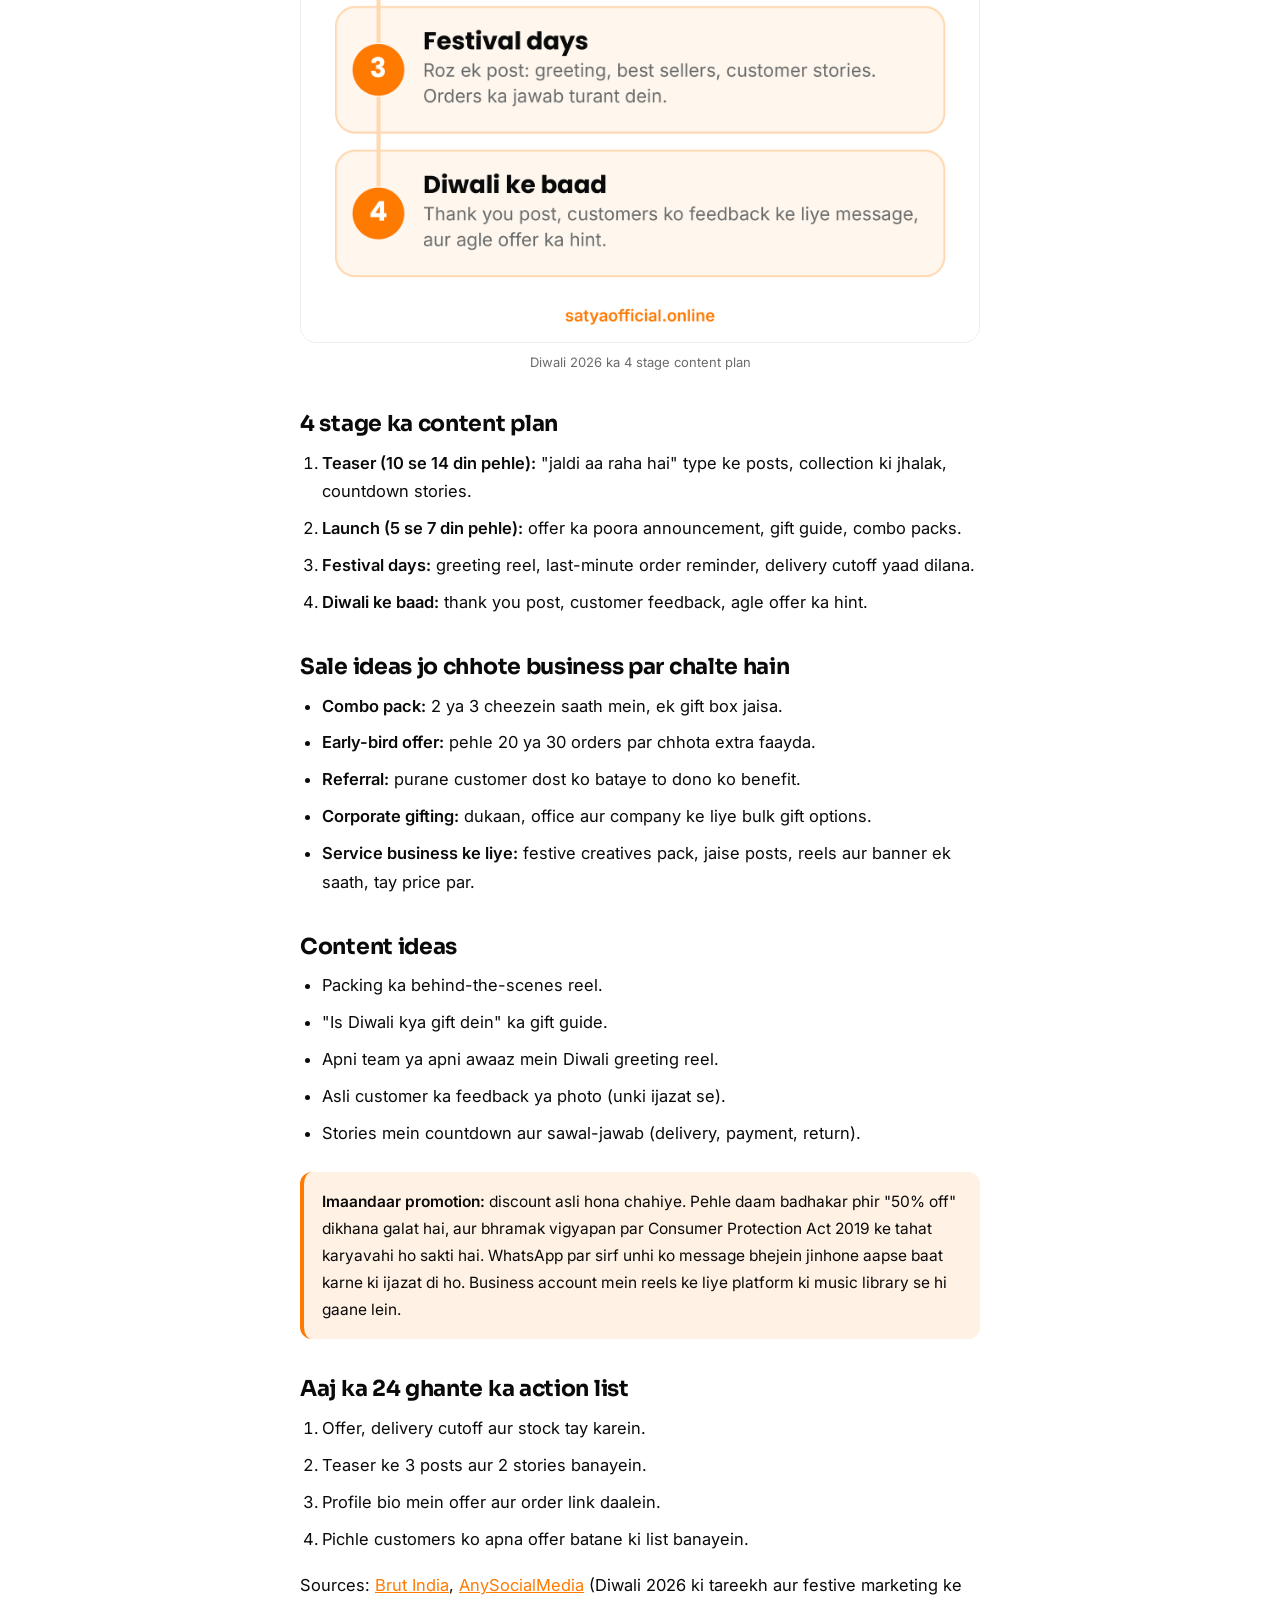
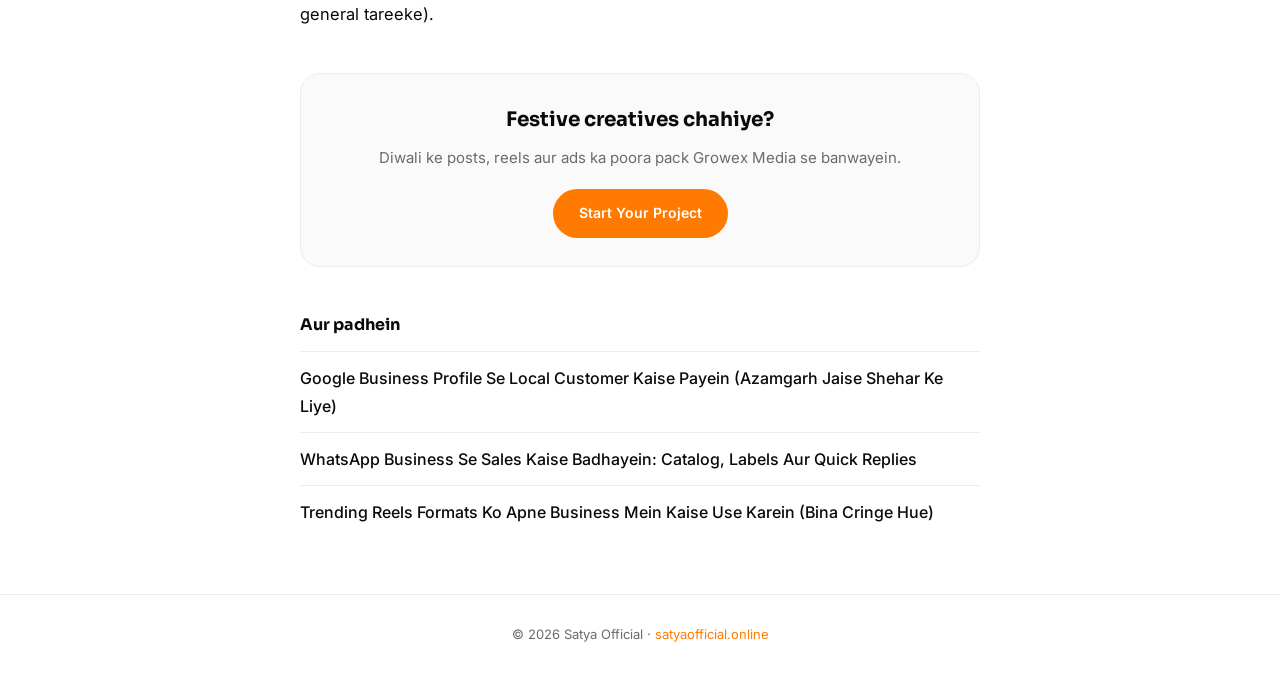
<file: blog/diwali-2026-marketing-social-media-plan.html>
<!DOCTYPE html>
<html lang="hi-IN">
<head>
<meta charset="UTF-8">
<meta name="viewport" content="width=device-width, initial-scale=1.0">
<title>Diwali 2026 Marketing: Social Media Content Plan Aur Sale Ideas (Chhote Business Ke Liye) | Satya Official</title>
<meta name="description" content="Diwali 2026 (8 November) ke liye chhote business ka social media content plan, sale ideas, delivery cutoff aur honest promotion tips, Hinglish mein.">
<link rel="canonical" href="https://satyaofficial.online/blog/diwali-2026-marketing-social-media-plan">
<meta name="robots" content="index, follow">
<meta property="og:type" content="article">
<meta property="og:site_name" content="Satya Official">
<meta property="og:title" content="Diwali 2026 Marketing: Social Media Content Plan Aur Sale Ideas (Chhote Business Ke Liye) | Satya Official">
<meta property="og:description" content="Diwali 2026 (8 November) ke liye chhote business ka social media content plan, sale ideas, delivery cutoff aur honest promotion tips, Hinglish mein.">
<meta property="og:url" content="https://satyaofficial.online/blog/diwali-2026-marketing-social-media-plan">
<meta property="og:image" content="https://satyaofficial.online/blog/img/diwali-2026-marketing-social-media-plan.jpg">
<meta property="og:image:width" content="1200">
<meta property="og:image:height" content="630">
<meta name="twitter:card" content="summary_large_image">
<meta name="twitter:image" content="https://satyaofficial.online/blog/img/diwali-2026-marketing-social-media-plan.jpg">
<script type="application/ld+json">{"@context": "https://schema.org", "@type": "BlogPosting", "headline": "Diwali 2026 Marketing: Social Media Content Plan Aur Sale Ideas (Chhote Business Ke Liye)", "description": "Diwali 2026 (8 November) ke liye chhote business ka social media content plan, sale ideas, delivery cutoff aur honest promotion tips, Hinglish mein.", "datePublished": "2026-10-26", "dateModified": "2026-10-26", "image": "https://satyaofficial.online/blog/img/diwali-2026-marketing-social-media-plan.jpg", "inLanguage": "hi-IN", "mainEntityOfPage": "https://satyaofficial.online/blog/diwali-2026-marketing-social-media-plan", "author": {"@type": "Person", "name": "Satya", "url": "https://satyaofficial.online/"}, "publisher": {"@type": "Organization", "name": "Satya Official", "url": "https://satyaofficial.online/"}}</script>
<link rel="icon" href="/favicon.ico" sizes="48x48">
<link rel="icon" type="image/png" href="/favicon-192.png" sizes="192x192">
<link rel="apple-touch-icon" href="/apple-touch-icon.png">
<link rel="preconnect" href="https://fonts.googleapis.com">
<link rel="preconnect" href="https://fonts.gstatic.com" crossorigin>
<link href="https://fonts.googleapis.com/css2?family=Sora:wght@600;700;800&family=Inter:wght@400;500;600&display=swap" rel="stylesheet">
<link rel="stylesheet" href="/blog/blog.css">
<script>try{document.documentElement.setAttribute('data-theme',localStorage.getItem('theme')||'light');}catch(e){}</script>
</head>
<body>
<nav>
  <div class="nav-inner">
    <a class="logo" href="/">SATYA<span>.</span></a>
    <div class="nav-links">
      <a href="/">Home</a>
      <a href="/#services">Services</a>
      <a href="/#pricing">Pricing</a>
      <a href="/blog/" class="active">Blog</a>
    </div>
    <div class="nav-right">
      <button class="theme-toggle" id="themeToggle" aria-label="Toggle dark mode">&#127769;</button>
      <a href="/#contact" class="nav-cta">Start Your Project</a>
    </div>
  </div>
</nav>
<main>
<article class="article">
  <div class="crumbs"><a href="/">Home</a> / <a href="/blog/">Blog</a></div>
  <span class="tag">Festive Marketing</span>
  <h1>Diwali 2026 Marketing: Social Media Content Plan Aur Sale Ideas (Chhote Business Ke Liye)</h1>
  <div class="meta">Satya &middot; 26 October 2026 &middot; 6 min read</div>
  <figure class="cover"><img src="/blog/img/diwali-2026-marketing-social-media-plan.jpg" width="1200" height="630" alt="Diwali 2026 Marketing: Social Media Content Plan Aur Sale Ideas (Chhote Business Ke Liye)"></figure>

<p>Is saal Diwali <strong>8 November 2026</strong> ko hai, yaani ab bahut kam din bache hain. Festive season mein log gift, decoration, sweets aur kapde sab kharidte hain, isliye chhote business ke liye yeh sabse accha mauka hota hai. Bas plan pehle se hona chahiye, warna last din ki bhaag-daud mein kaam kharab hota hai.</p>

<h2>Sabse pehle 3 cheezein tay karein</h2>
<ul>
<li><strong>Offer:</strong> kya discount ya combo dena hai, jo aapko nuksaan na de.</li>
<li><strong>Delivery cutoff:</strong> kis tareekh tak ka order Diwali se pehle pahunch jayega. Yeh date sabko saaf batayein.</li>
<li><strong>Stock:</strong> festive items ka stock pehle se check kar lein, warna order lekar mana karna padta hai.</li>
</ul>

<figure><img src="/blog/img/diwali-plan.png" width="1600" height="1776" alt="Diwali 2026 content plan ke 4 stage: teaser, launch, festival days, Diwali ke baad" loading="lazy"><figcaption>Diwali 2026 ka 4 stage content plan</figcaption></figure>

<h2>4 stage ka content plan</h2>
<ol>
<li><strong>Teaser (10 se 14 din pehle):</strong> "jaldi aa raha hai" type ke posts, collection ki jhalak, countdown stories.</li>
<li><strong>Launch (5 se 7 din pehle):</strong> offer ka poora announcement, gift guide, combo packs.</li>
<li><strong>Festival days:</strong> greeting reel, last-minute order reminder, delivery cutoff yaad dilana.</li>
<li><strong>Diwali ke baad:</strong> thank you post, customer feedback, agle offer ka hint.</li>
</ol>

<h2>Sale ideas jo chhote business par chalte hain</h2>
<ul>
<li><strong>Combo pack:</strong> 2 ya 3 cheezein saath mein, ek gift box jaisa.</li>
<li><strong>Early-bird offer:</strong> pehle 20 ya 30 orders par chhota extra faayda.</li>
<li><strong>Referral:</strong> purane customer dost ko bataye to dono ko benefit.</li>
<li><strong>Corporate gifting:</strong> dukaan, office aur company ke liye bulk gift options.</li>
<li><strong>Service business ke liye:</strong> festive creatives pack, jaise posts, reels aur banner ek saath, tay price par.</li>
</ul>

<h2>Content ideas</h2>
<ul>
<li>Packing ka behind-the-scenes reel.</li>
<li>"Is Diwali kya gift dein" ka gift guide.</li>
<li>Apni team ya apni awaaz mein Diwali greeting reel.</li>
<li>Asli customer ka feedback ya photo (unki ijazat se).</li>
<li>Stories mein countdown aur sawal-jawab (delivery, payment, return).</li>
</ul>

<div class="callout"><strong>Imaandaar promotion:</strong> discount asli hona chahiye. Pehle daam badhakar phir "50% off" dikhana galat hai, aur bhramak vigyapan par Consumer Protection Act 2019 ke tahat karyavahi ho sakti hai. WhatsApp par sirf unhi ko message bhejein jinhone aapse baat karne ki ijazat di ho. Business account mein reels ke liye platform ki music library se hi gaane lein.</div>

<h2>Aaj ka 24 ghante ka action list</h2>
<ol>
<li>Offer, delivery cutoff aur stock tay karein.</li>
<li>Teaser ke 3 posts aur 2 stories banayein.</li>
<li>Profile bio mein offer aur order link daalein.</li>
<li>Pichle customers ko apna offer batane ki list banayein.</li>
</ol>

<p>Sources: <a href="https://www.brut.media/in" rel="noopener">Brut India</a>, <a href="https://www.anysocialmedia.com" rel="noopener">AnySocialMedia</a> (Diwali 2026 ki tareekh aur festive marketing ke general tareeke).</p>

  <div class="cta-box">
    <h3>Festive creatives chahiye?</h3>
    <p>Diwali ke posts, reels aur ads ka poora pack Growex Media se banwayein.</p>
    <a class="btn" href="/#contact">Start Your Project</a>
  </div>
</article>
<div class="more">
  <h4>Aur padhein</h4>
  <a href="/blog/google-business-profile-se-local-customer-kaise-payein">Google Business Profile Se Local Customer Kaise Payein (Azamgarh Jaise Shehar Ke Liye)</a>
  <a href="/blog/whatsapp-business-se-sales-kaise-badhayein">WhatsApp Business Se Sales Kaise Badhayein: Catalog, Labels Aur Quick Replies</a>
  <a href="/blog/trending-reels-formats-business-mein-kaise-use-karein">Trending Reels Formats Ko Apne Business Mein Kaise Use Karein (Bina Cringe Hue)</a>
</div>
</main>
<footer>
  &copy; 2026 Satya Official &middot; <a href="/">satyaofficial.online</a>
</footer>
<script>
(function(){
  var b=document.getElementById('themeToggle');
  if(!b)return;
  b.addEventListener('click',function(){
    var r=document.documentElement;
    var t=r.getAttribute('data-theme')==='dark'?'light':'dark';
    r.setAttribute('data-theme',t);
    try{localStorage.setItem('theme',t);}catch(e){}
  });
})();
</script>
</body>
</html>
</file>
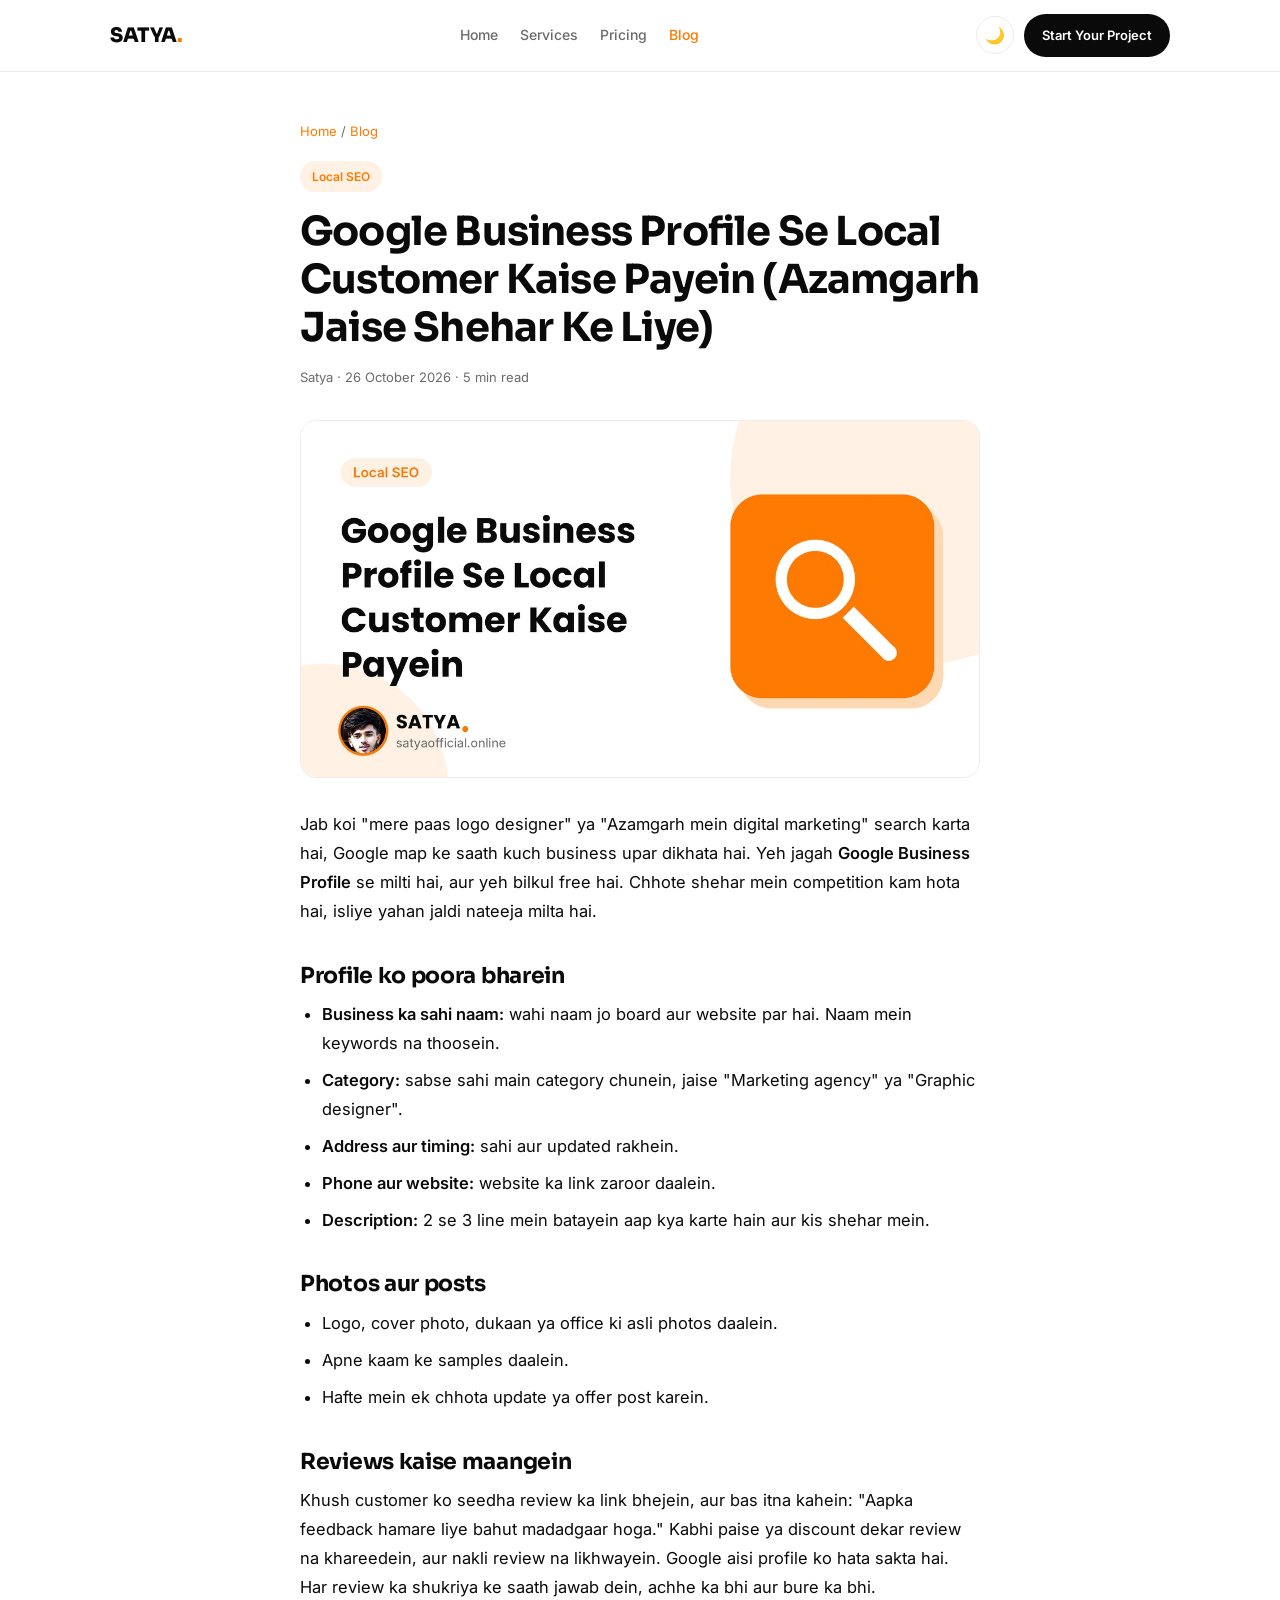
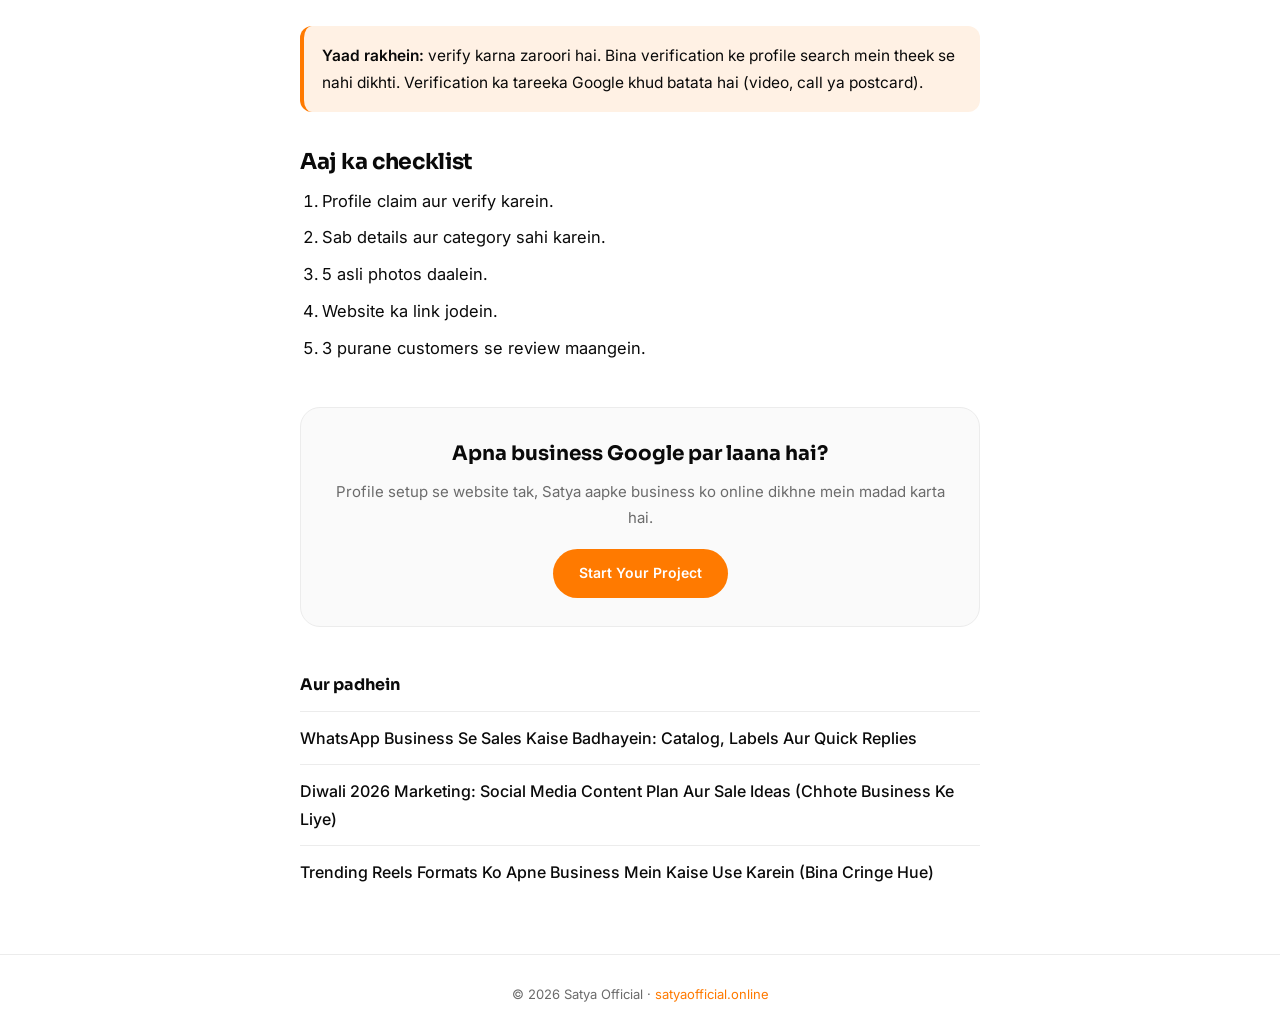
<file: blog/google-business-profile-se-local-customer-kaise-payein.html>
<!DOCTYPE html>
<html lang="hi-IN">
<head>
<meta charset="UTF-8">
<meta name="viewport" content="width=device-width, initial-scale=1.0">
<title>Google Business Profile Se Local Customer Kaise Payein (Azamgarh Jaise Shehar Ke Liye) | Satya Official</title>
<meta name="description" content="Google Business Profile setup, photos, reviews aur posts se local customer kaise payein. Chhote shehar ke business ke liye simple checklist, Hinglish mein.">
<link rel="canonical" href="https://satyaofficial.online/blog/google-business-profile-se-local-customer-kaise-payein">
<meta name="robots" content="index, follow">
<meta property="og:type" content="article">
<meta property="og:site_name" content="Satya Official">
<meta property="og:title" content="Google Business Profile Se Local Customer Kaise Payein (Azamgarh Jaise Shehar Ke Liye) | Satya Official">
<meta property="og:description" content="Google Business Profile setup, photos, reviews aur posts se local customer kaise payein. Chhote shehar ke business ke liye simple checklist, Hinglish mein.">
<meta property="og:url" content="https://satyaofficial.online/blog/google-business-profile-se-local-customer-kaise-payein">
<meta property="og:image" content="https://satyaofficial.online/blog/img/google-business-profile-se-local-customer-kaise-payein.jpg">
<meta property="og:image:width" content="1200">
<meta property="og:image:height" content="630">
<meta name="twitter:card" content="summary_large_image">
<meta name="twitter:image" content="https://satyaofficial.online/blog/img/google-business-profile-se-local-customer-kaise-payein.jpg">
<script type="application/ld+json">{"@context": "https://schema.org", "@type": "BlogPosting", "headline": "Google Business Profile Se Local Customer Kaise Payein (Azamgarh Jaise Shehar Ke Liye)", "description": "Google Business Profile setup, photos, reviews aur posts se local customer kaise payein. Chhote shehar ke business ke liye simple checklist, Hinglish mein.", "datePublished": "2026-10-26", "dateModified": "2026-10-26", "image": "https://satyaofficial.online/blog/img/google-business-profile-se-local-customer-kaise-payein.jpg", "inLanguage": "hi-IN", "mainEntityOfPage": "https://satyaofficial.online/blog/google-business-profile-se-local-customer-kaise-payein", "author": {"@type": "Person", "name": "Satya", "url": "https://satyaofficial.online/"}, "publisher": {"@type": "Organization", "name": "Satya Official", "url": "https://satyaofficial.online/"}}</script>
<link rel="icon" href="/favicon.ico" sizes="48x48">
<link rel="icon" type="image/png" href="/favicon-192.png" sizes="192x192">
<link rel="apple-touch-icon" href="/apple-touch-icon.png">
<link rel="preconnect" href="https://fonts.googleapis.com">
<link rel="preconnect" href="https://fonts.gstatic.com" crossorigin>
<link href="https://fonts.googleapis.com/css2?family=Sora:wght@600;700;800&family=Inter:wght@400;500;600&display=swap" rel="stylesheet">
<link rel="stylesheet" href="/blog/blog.css">
<script>try{document.documentElement.setAttribute('data-theme',localStorage.getItem('theme')||'light');}catch(e){}</script>
</head>
<body>
<nav>
  <div class="nav-inner">
    <a class="logo" href="/">SATYA<span>.</span></a>
    <div class="nav-links">
      <a href="/">Home</a>
      <a href="/#services">Services</a>
      <a href="/#pricing">Pricing</a>
      <a href="/blog/" class="active">Blog</a>
    </div>
    <div class="nav-right">
      <button class="theme-toggle" id="themeToggle" aria-label="Toggle dark mode">&#127769;</button>
      <a href="/#contact" class="nav-cta">Start Your Project</a>
    </div>
  </div>
</nav>
<main>
<article class="article">
  <div class="crumbs"><a href="/">Home</a> / <a href="/blog/">Blog</a></div>
  <span class="tag">Local SEO</span>
  <h1>Google Business Profile Se Local Customer Kaise Payein (Azamgarh Jaise Shehar Ke Liye)</h1>
  <div class="meta">Satya &middot; 26 October 2026 &middot; 5 min read</div>
  <figure class="cover"><img src="/blog/img/google-business-profile-se-local-customer-kaise-payein.jpg" width="1200" height="630" alt="Google Business Profile Se Local Customer Kaise Payein (Azamgarh Jaise Shehar Ke Liye)"></figure>

<p>Jab koi "mere paas logo designer" ya "Azamgarh mein digital marketing" search karta hai, Google map ke saath kuch business upar dikhata hai. Yeh jagah <strong>Google Business Profile</strong> se milti hai, aur yeh bilkul free hai. Chhote shehar mein competition kam hota hai, isliye yahan jaldi nateeja milta hai.</p>

<h2>Profile ko poora bharein</h2>
<ul>
<li><strong>Business ka sahi naam:</strong> wahi naam jo board aur website par hai. Naam mein keywords na thoosein.</li>
<li><strong>Category:</strong> sabse sahi main category chunein, jaise "Marketing agency" ya "Graphic designer".</li>
<li><strong>Address aur timing:</strong> sahi aur updated rakhein.</li>
<li><strong>Phone aur website:</strong> website ka link zaroor daalein.</li>
<li><strong>Description:</strong> 2 se 3 line mein batayein aap kya karte hain aur kis shehar mein.</li>
</ul>

<h2>Photos aur posts</h2>
<ul>
<li>Logo, cover photo, dukaan ya office ki asli photos daalein.</li>
<li>Apne kaam ke samples daalein.</li>
<li>Hafte mein ek chhota update ya offer post karein.</li>
</ul>

<h2>Reviews kaise maangein</h2>
<p>Khush customer ko seedha review ka link bhejein, aur bas itna kahein: "Aapka feedback hamare liye bahut madadgaar hoga." Kabhi paise ya discount dekar review na khareedein, aur nakli review na likhwayein. Google aisi profile ko hata sakta hai. Har review ka shukriya ke saath jawab dein, achhe ka bhi aur bure ka bhi.</p>

<div class="callout"><strong>Yaad rakhein:</strong> verify karna zaroori hai. Bina verification ke profile search mein theek se nahi dikhti. Verification ka tareeka Google khud batata hai (video, call ya postcard).</div>

<h2>Aaj ka checklist</h2>
<ol>
<li>Profile claim aur verify karein.</li>
<li>Sab details aur category sahi karein.</li>
<li>5 asli photos daalein.</li>
<li>Website ka link jodein.</li>
<li>3 purane customers se review maangein.</li>
</ol>

  <div class="cta-box">
    <h3>Apna business Google par laana hai?</h3>
    <p>Profile setup se website tak, Satya aapke business ko online dikhne mein madad karta hai.</p>
    <a class="btn" href="/#contact">Start Your Project</a>
  </div>
</article>
<div class="more">
  <h4>Aur padhein</h4>
  <a href="/blog/whatsapp-business-se-sales-kaise-badhayein">WhatsApp Business Se Sales Kaise Badhayein: Catalog, Labels Aur Quick Replies</a>
  <a href="/blog/diwali-2026-marketing-social-media-plan">Diwali 2026 Marketing: Social Media Content Plan Aur Sale Ideas (Chhote Business Ke Liye)</a>
  <a href="/blog/trending-reels-formats-business-mein-kaise-use-karein">Trending Reels Formats Ko Apne Business Mein Kaise Use Karein (Bina Cringe Hue)</a>
</div>
</main>
<footer>
  &copy; 2026 Satya Official &middot; <a href="/">satyaofficial.online</a>
</footer>
<script>
(function(){
  var b=document.getElementById('themeToggle');
  if(!b)return;
  b.addEventListener('click',function(){
    var r=document.documentElement;
    var t=r.getAttribute('data-theme')==='dark'?'light':'dark';
    r.setAttribute('data-theme',t);
    try{localStorage.setItem('theme',t);}catch(e){}
  });
})();
</script>
</body>
</html>
</file>
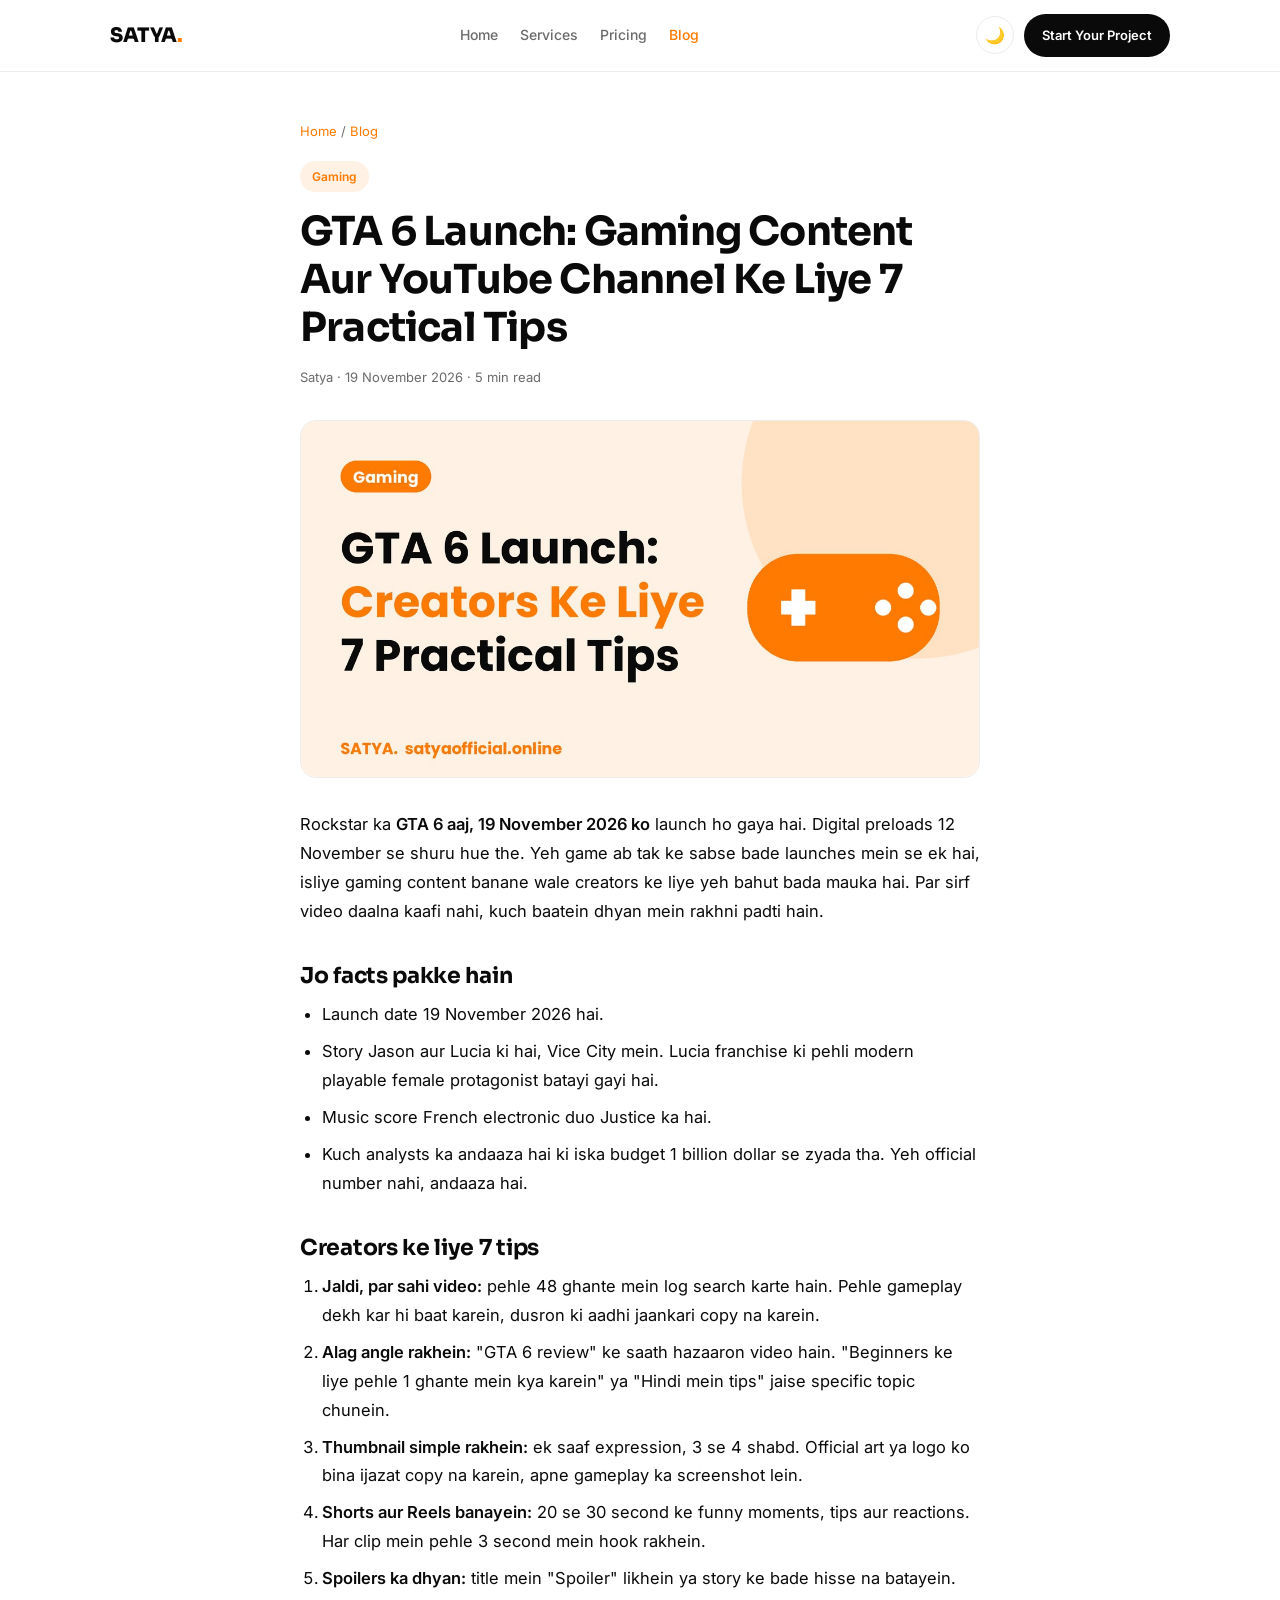
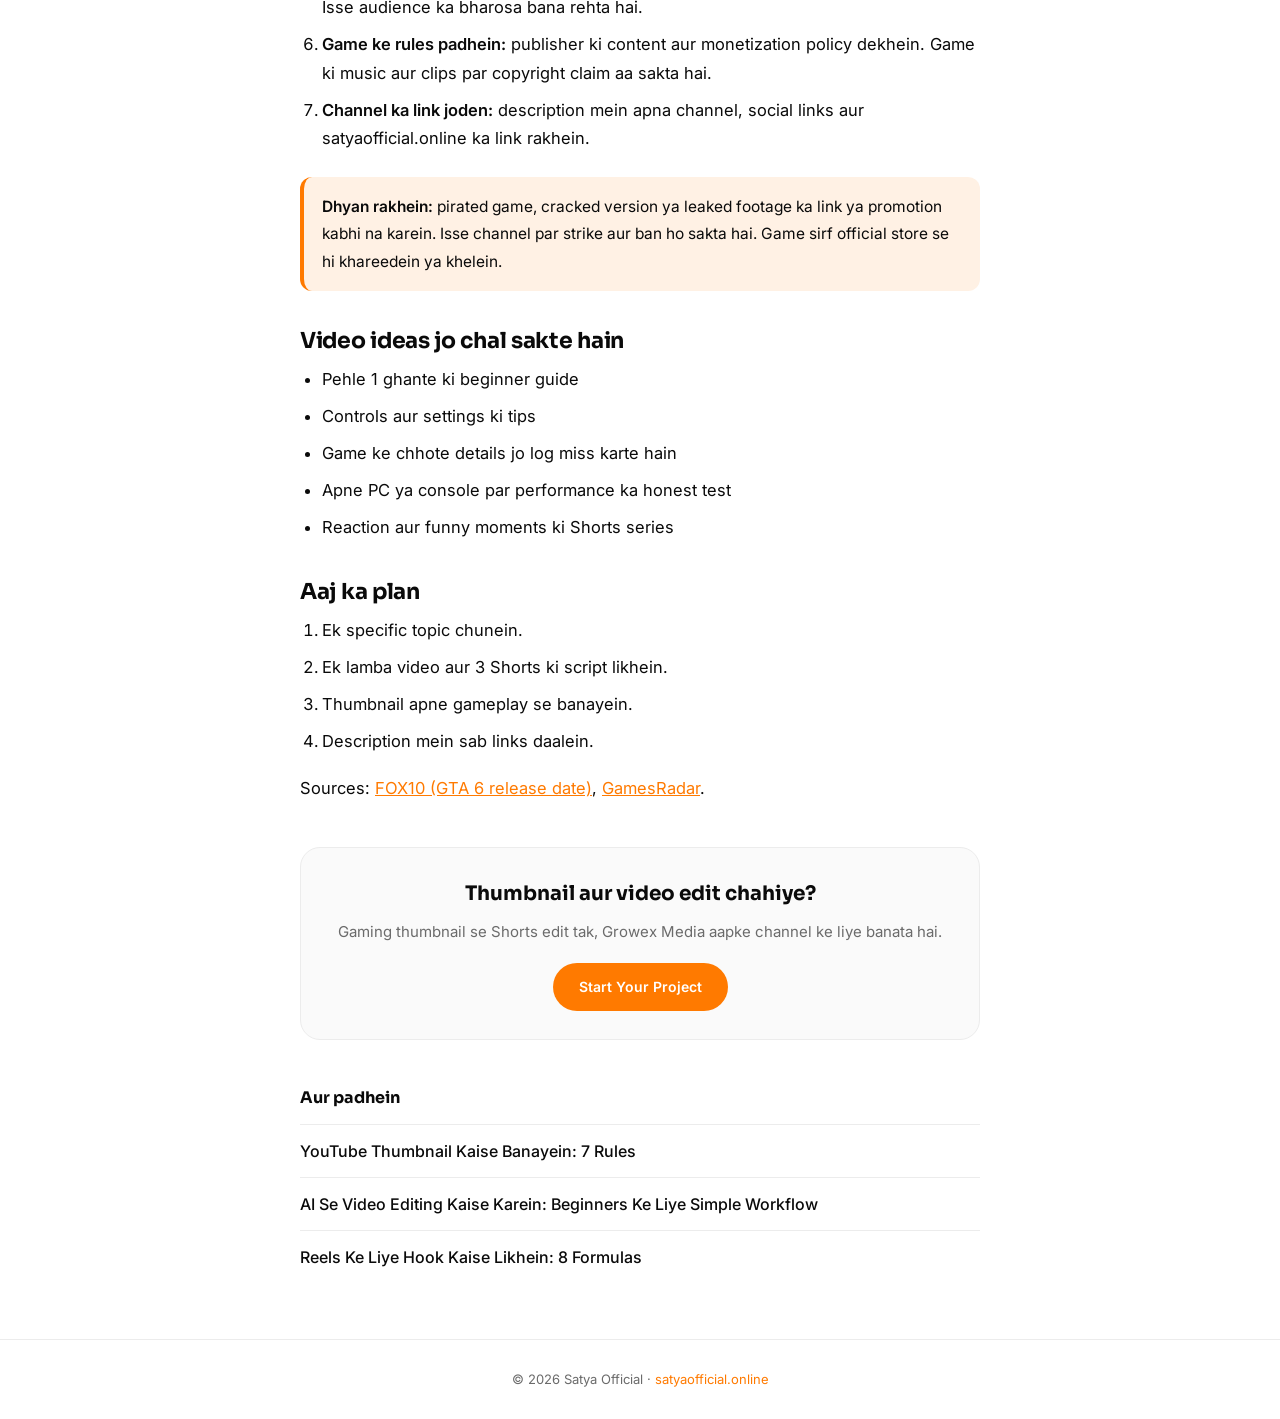
<file: blog/gta-6-launch-gaming-content-youtube-creators-guide.html>
<!DOCTYPE html>
<html lang="hi-IN">
<head>
<meta charset="UTF-8">
<meta name="viewport" content="width=device-width, initial-scale=1.0">
<title>GTA 6 Launch: Gaming Content Aur YouTube Channel Ke Liye 7 Practical Tips | Satya Official</title>
<meta name="description" content="GTA 6 aaj 19 November 2026 ko launch hua. Gaming creators aur YouTubers ke liye video ideas, thumbnail, Shorts aur safe content tips, Hinglish mein.">
<link rel="canonical" href="https://satyaofficial.online/blog/gta-6-launch-gaming-content-youtube-creators-guide">
<meta name="robots" content="index, follow">
<meta property="og:type" content="article">
<meta property="og:site_name" content="Satya Official">
<meta property="og:title" content="GTA 6 Launch: Gaming Content Aur YouTube Channel Ke Liye 7 Practical Tips | Satya Official">
<meta property="og:description" content="GTA 6 aaj 19 November 2026 ko launch hua. Gaming creators aur YouTubers ke liye video ideas, thumbnail, Shorts aur safe content tips, Hinglish mein.">
<meta property="og:url" content="https://satyaofficial.online/blog/gta-6-launch-gaming-content-youtube-creators-guide">
<meta property="og:image" content="https://satyaofficial.online/blog/img/gta-6-launch-gaming-content-youtube-creators-guide.jpg">
<meta property="og:image:width" content="1200">
<meta property="og:image:height" content="630">
<meta name="twitter:card" content="summary_large_image">
<meta name="twitter:image" content="https://satyaofficial.online/blog/img/gta-6-launch-gaming-content-youtube-creators-guide.jpg">
<script type="application/ld+json">{"@context": "https://schema.org", "@type": "BlogPosting", "headline": "GTA 6 Launch: Gaming Content Aur YouTube Channel Ke Liye 7 Practical Tips", "description": "GTA 6 aaj 19 November 2026 ko launch hua. Gaming creators aur YouTubers ke liye video ideas, thumbnail, Shorts aur safe content tips, Hinglish mein.", "datePublished": "2026-11-19", "dateModified": "2026-11-19", "image": "https://satyaofficial.online/blog/img/gta-6-launch-gaming-content-youtube-creators-guide.jpg", "inLanguage": "hi-IN", "mainEntityOfPage": "https://satyaofficial.online/blog/gta-6-launch-gaming-content-youtube-creators-guide", "author": {"@type": "Person", "name": "Satya", "url": "https://satyaofficial.online/"}, "publisher": {"@type": "Organization", "name": "Satya Official", "url": "https://satyaofficial.online/"}}</script>
<link rel="icon" href="/favicon.ico" sizes="48x48">
<link rel="icon" type="image/png" href="/favicon-192.png" sizes="192x192">
<link rel="apple-touch-icon" href="/apple-touch-icon.png">
<link rel="preconnect" href="https://fonts.googleapis.com">
<link rel="preconnect" href="https://fonts.gstatic.com" crossorigin>
<link href="https://fonts.googleapis.com/css2?family=Sora:wght@600;700;800&family=Inter:wght@400;500;600&display=swap" rel="stylesheet">
<link rel="stylesheet" href="/blog/blog.css">
<script>try{document.documentElement.setAttribute('data-theme',localStorage.getItem('theme')||'light');}catch(e){}</script>
</head>
<body>
<nav>
  <div class="nav-inner">
    <a class="logo" href="/">SATYA<span>.</span></a>
    <div class="nav-links">
      <a href="/">Home</a>
      <a href="/#services">Services</a>
      <a href="/#pricing">Pricing</a>
      <a href="/blog/" class="active">Blog</a>
    </div>
    <div class="nav-right">
      <button class="theme-toggle" id="themeToggle" aria-label="Toggle dark mode">&#127769;</button>
      <a href="/#contact" class="nav-cta">Start Your Project</a>
    </div>
  </div>
</nav>
<main>
<article class="article">
  <div class="crumbs"><a href="/">Home</a> / <a href="/blog/">Blog</a></div>
  <span class="tag">Gaming</span>
  <h1>GTA 6 Launch: Gaming Content Aur YouTube Channel Ke Liye 7 Practical Tips</h1>
  <div class="meta">Satya &middot; 19 November 2026 &middot; 5 min read</div>
  <figure class="cover"><img src="/blog/img/gta-6-launch-gaming-content-youtube-creators-guide.jpg" width="1200" height="630" alt="GTA 6 Launch: Gaming Content Aur YouTube Channel Ke Liye 7 Practical Tips"></figure>

<p>Rockstar ka <strong>GTA 6 aaj, 19 November 2026 ko</strong> launch ho gaya hai. Digital preloads 12 November se shuru hue the. Yeh game ab tak ke sabse bade launches mein se ek hai, isliye gaming content banane wale creators ke liye yeh bahut bada mauka hai. Par sirf video daalna kaafi nahi, kuch baatein dhyan mein rakhni padti hain.</p>

<h2>Jo facts pakke hain</h2>
<ul>
<li>Launch date 19 November 2026 hai.</li>
<li>Story Jason aur Lucia ki hai, Vice City mein. Lucia franchise ki pehli modern playable female protagonist batayi gayi hai.</li>
<li>Music score French electronic duo Justice ka hai.</li>
<li>Kuch analysts ka andaaza hai ki iska budget 1 billion dollar se zyada tha. Yeh official number nahi, andaaza hai.</li>
</ul>

<h2>Creators ke liye 7 tips</h2>
<ol>
<li><strong>Jaldi, par sahi video:</strong> pehle 48 ghante mein log search karte hain. Pehle gameplay dekh kar hi baat karein, dusron ki aadhi jaankari copy na karein.</li>
<li><strong>Alag angle rakhein:</strong> "GTA 6 review" ke saath hazaaron video hain. "Beginners ke liye pehle 1 ghante mein kya karein" ya "Hindi mein tips" jaise specific topic chunein.</li>
<li><strong>Thumbnail simple rakhein:</strong> ek saaf expression, 3 se 4 shabd. Official art ya logo ko bina ijazat copy na karein, apne gameplay ka screenshot lein.</li>
<li><strong>Shorts aur Reels banayein:</strong> 20 se 30 second ke funny moments, tips aur reactions. Har clip mein pehle 3 second mein hook rakhein.</li>
<li><strong>Spoilers ka dhyan:</strong> title mein "Spoiler" likhein ya story ke bade hisse na batayein. Isse audience ka bharosa bana rehta hai.</li>
<li><strong>Game ke rules padhein:</strong> publisher ki content aur monetization policy dekhein. Game ki music aur clips par copyright claim aa sakta hai.</li>
<li><strong>Channel ka link joden:</strong> description mein apna channel, social links aur satyaofficial.online ka link rakhein.</li>
</ol>

<div class="callout"><strong>Dhyan rakhein:</strong> pirated game, cracked version ya leaked footage ka link ya promotion kabhi na karein. Isse channel par strike aur ban ho sakta hai. Game sirf official store se hi khareedein ya khelein.</div>

<h2>Video ideas jo chal sakte hain</h2>
<ul>
<li>Pehle 1 ghante ki beginner guide</li>
<li>Controls aur settings ki tips</li>
<li>Game ke chhote details jo log miss karte hain</li>
<li>Apne PC ya console par performance ka honest test</li>
<li>Reaction aur funny moments ki Shorts series</li>
</ul>

<h2>Aaj ka plan</h2>
<ol>
<li>Ek specific topic chunein.</li>
<li>Ek lamba video aur 3 Shorts ki script likhein.</li>
<li>Thumbnail apne gameplay se banayein.</li>
<li>Description mein sab links daalein.</li>
</ol>

<p>Sources: <a href="https://www.fox10tv.com/2026/10/16/gta-6-locks-nov-19-release-date-after-delays/" rel="noopener">FOX10 (GTA 6 release date)</a>, <a href="https://www.gamesradar.com/games/grand-theft-auto/gta-6-delayed-6-more-months-as-rockstar-commits-to-november-2026-and-says-sorry" rel="noopener">GamesRadar</a>.</p>

  <div class="cta-box">
    <h3>Thumbnail aur video edit chahiye?</h3>
    <p>Gaming thumbnail se Shorts edit tak, Growex Media aapke channel ke liye banata hai.</p>
    <a class="btn" href="/#contact">Start Your Project</a>
  </div>
</article>
<div class="more">
  <h4>Aur padhein</h4>
  <a href="/blog/youtube-thumbnail-kaise-banayein">YouTube Thumbnail Kaise Banayein: 7 Rules</a>
  <a href="/blog/ai-se-video-editing-kaise-karein">AI Se Video Editing Kaise Karein: Beginners Ke Liye Simple Workflow</a>
  <a href="/blog/instagram-reels-hook-kaise-likhein">Reels Ke Liye Hook Kaise Likhein: 8 Formulas</a>
</div>
</main>
<footer>
  &copy; 2026 Satya Official &middot; <a href="/">satyaofficial.online</a>
</footer>
<script>
(function(){
  var b=document.getElementById('themeToggle');
  if(!b)return;
  b.addEventListener('click',function(){
    var r=document.documentElement;
    var t=r.getAttribute('data-theme')==='dark'?'light':'dark';
    r.setAttribute('data-theme',t);
    try{localStorage.setItem('theme',t);}catch(e){}
  });
})();
</script>
</body>
</html>
</file>
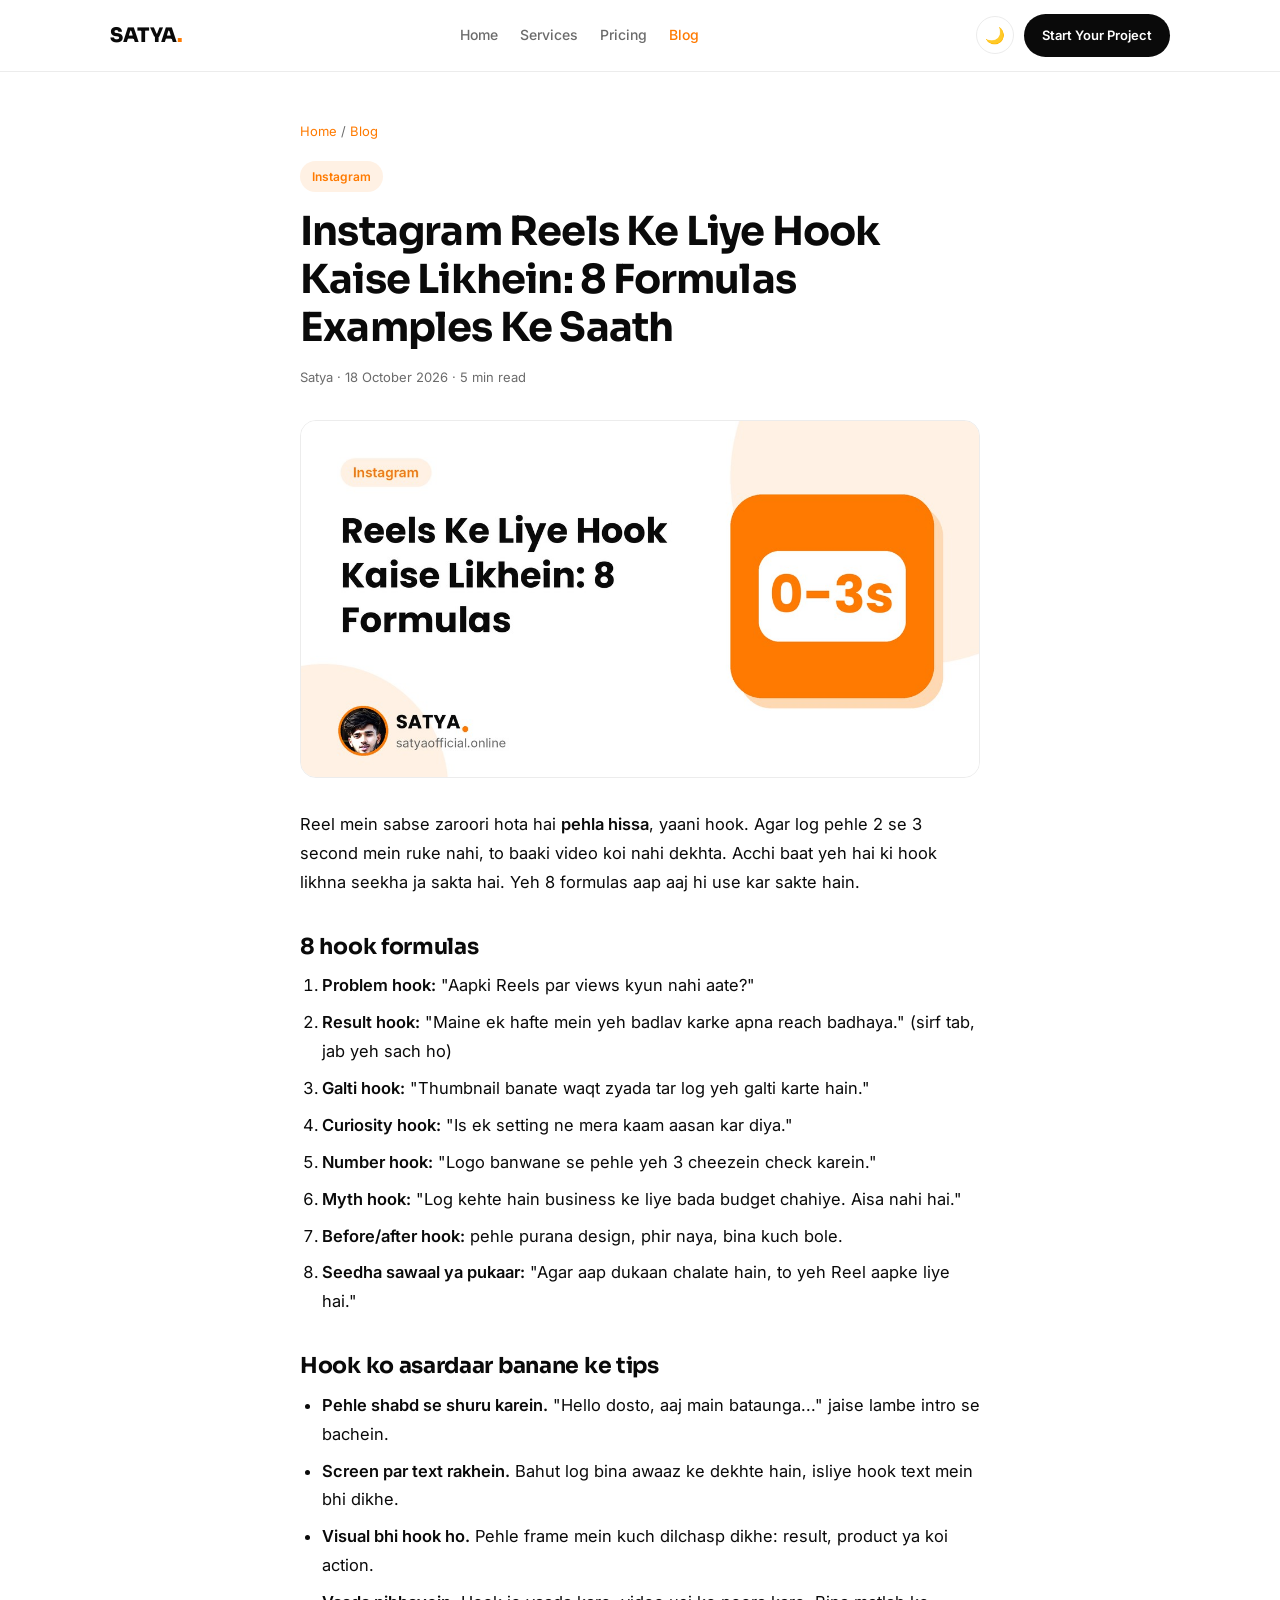
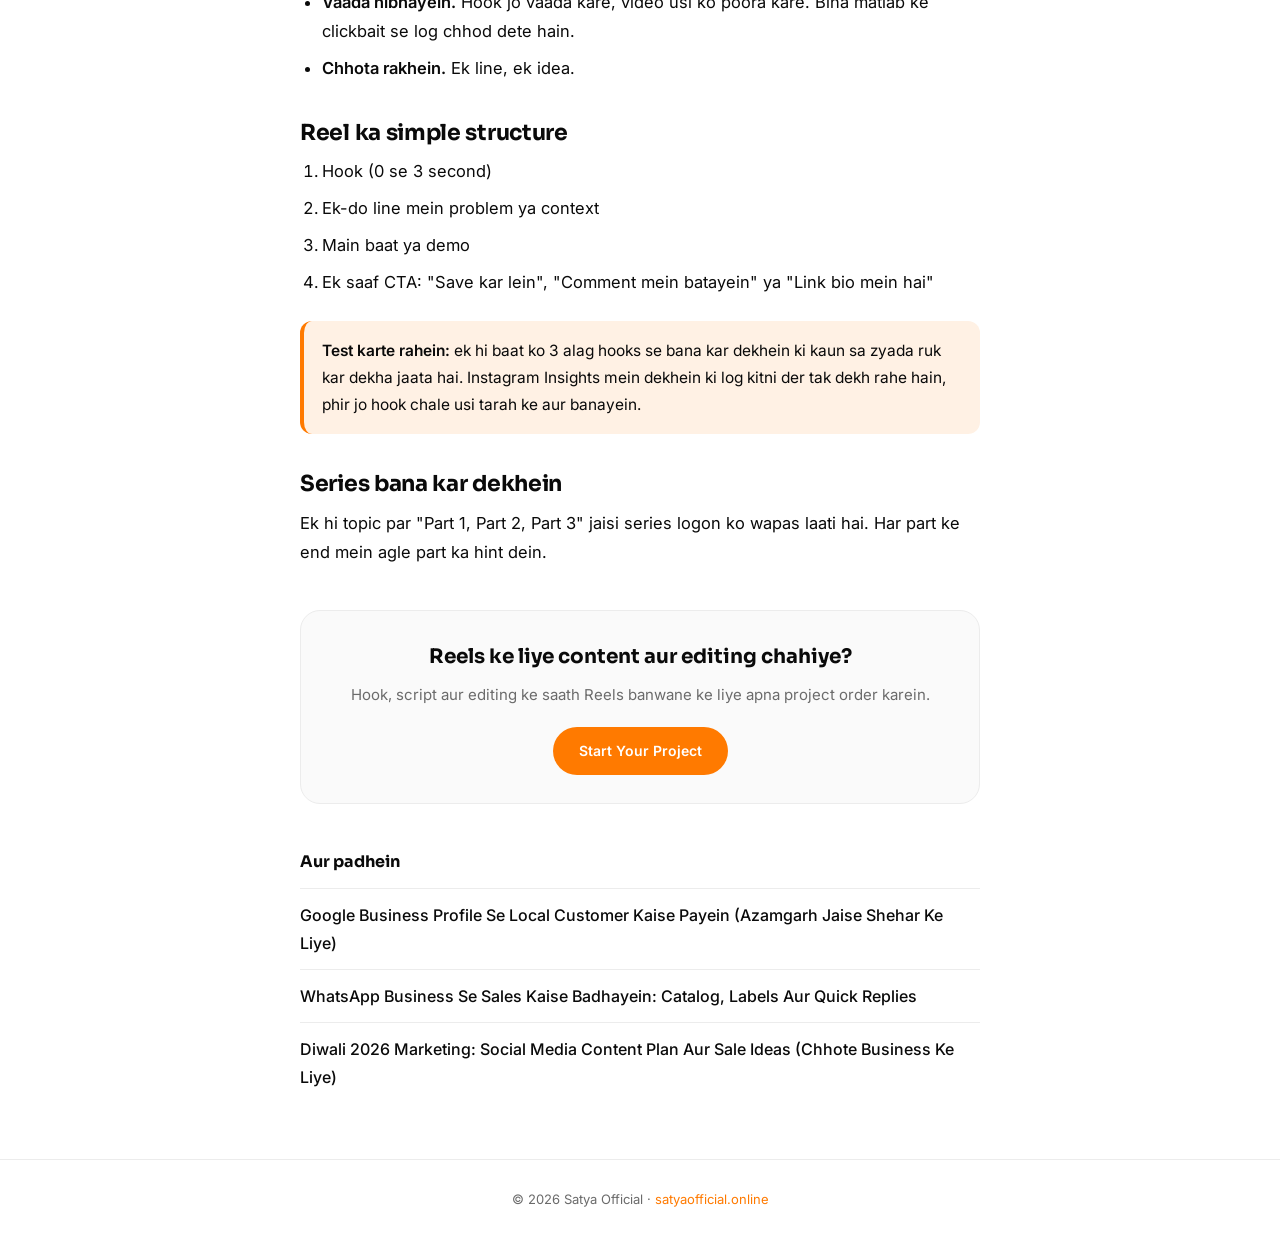
<file: blog/instagram-reels-hook-kaise-likhein.html>
<!DOCTYPE html>
<html lang="hi-IN">
<head>
<meta charset="UTF-8">
<meta name="viewport" content="width=device-width, initial-scale=1.0">
<title>Instagram Reels Ke Liye Hook Kaise Likhein: 8 Formulas Examples Ke Saath | Satya Official</title>
<meta name="description" content="Reels ke pehle 3 second kaise bachayein: 8 hook formulas, Hinglish examples aur tips. Creators aur business owners ke liye.">
<link rel="canonical" href="https://satyaofficial.online/blog/instagram-reels-hook-kaise-likhein">
<meta name="robots" content="index, follow">
<meta property="og:type" content="article">
<meta property="og:site_name" content="Satya Official">
<meta property="og:title" content="Instagram Reels Ke Liye Hook Kaise Likhein: 8 Formulas Examples Ke Saath | Satya Official">
<meta property="og:description" content="Reels ke pehle 3 second kaise bachayein: 8 hook formulas, Hinglish examples aur tips. Creators aur business owners ke liye.">
<meta property="og:url" content="https://satyaofficial.online/blog/instagram-reels-hook-kaise-likhein">
<meta property="og:image" content="https://satyaofficial.online/blog/img/instagram-reels-hook-kaise-likhein.jpg">
<meta property="og:image:width" content="1200">
<meta property="og:image:height" content="630">
<meta name="twitter:card" content="summary_large_image">
<meta name="twitter:image" content="https://satyaofficial.online/blog/img/instagram-reels-hook-kaise-likhein.jpg">
<script type="application/ld+json">{"@context": "https://schema.org", "@type": "BlogPosting", "headline": "Instagram Reels Ke Liye Hook Kaise Likhein: 8 Formulas Examples Ke Saath", "description": "Reels ke pehle 3 second kaise bachayein: 8 hook formulas, Hinglish examples aur tips. Creators aur business owners ke liye.", "datePublished": "2026-10-18", "dateModified": "2026-10-18", "image": "https://satyaofficial.online/blog/img/instagram-reels-hook-kaise-likhein.jpg", "inLanguage": "hi-IN", "mainEntityOfPage": "https://satyaofficial.online/blog/instagram-reels-hook-kaise-likhein", "author": {"@type": "Person", "name": "Satya", "url": "https://satyaofficial.online/"}, "publisher": {"@type": "Organization", "name": "Satya Official", "url": "https://satyaofficial.online/"}}</script>
<link rel="icon" href="/favicon.ico" sizes="48x48">
<link rel="icon" type="image/png" href="/favicon-192.png" sizes="192x192">
<link rel="apple-touch-icon" href="/apple-touch-icon.png">
<link rel="preconnect" href="https://fonts.googleapis.com">
<link rel="preconnect" href="https://fonts.gstatic.com" crossorigin>
<link href="https://fonts.googleapis.com/css2?family=Sora:wght@600;700;800&family=Inter:wght@400;500;600&display=swap" rel="stylesheet">
<link rel="stylesheet" href="/blog/blog.css">
<script>try{document.documentElement.setAttribute('data-theme',localStorage.getItem('theme')||'light');}catch(e){}</script>
</head>
<body>
<nav>
  <div class="nav-inner">
    <a class="logo" href="/">SATYA<span>.</span></a>
    <div class="nav-links">
      <a href="/">Home</a>
      <a href="/#services">Services</a>
      <a href="/#pricing">Pricing</a>
      <a href="/blog/" class="active">Blog</a>
    </div>
    <div class="nav-right">
      <button class="theme-toggle" id="themeToggle" aria-label="Toggle dark mode">&#127769;</button>
      <a href="/#contact" class="nav-cta">Start Your Project</a>
    </div>
  </div>
</nav>
<main>
<article class="article">
  <div class="crumbs"><a href="/">Home</a> / <a href="/blog/">Blog</a></div>
  <span class="tag">Instagram</span>
  <h1>Instagram Reels Ke Liye Hook Kaise Likhein: 8 Formulas Examples Ke Saath</h1>
  <div class="meta">Satya &middot; 18 October 2026 &middot; 5 min read</div>
  <figure class="cover"><img src="/blog/img/instagram-reels-hook-kaise-likhein.jpg" width="1200" height="630" alt="Instagram Reels Ke Liye Hook Kaise Likhein: 8 Formulas Examples Ke Saath"></figure>

<p>Reel mein sabse zaroori hota hai <strong>pehla hissa</strong>, yaani hook. Agar log pehle 2 se 3 second mein ruke nahi, to baaki video koi nahi dekhta. Acchi baat yeh hai ki hook likhna seekha ja sakta hai. Yeh 8 formulas aap aaj hi use kar sakte hain.</p>

<h2>8 hook formulas</h2>
<ol>
<li><strong>Problem hook:</strong> "Aapki Reels par views kyun nahi aate?"</li>
<li><strong>Result hook:</strong> "Maine ek hafte mein yeh badlav karke apna reach badhaya." (sirf tab, jab yeh sach ho)</li>
<li><strong>Galti hook:</strong> "Thumbnail banate waqt zyada tar log yeh galti karte hain."</li>
<li><strong>Curiosity hook:</strong> "Is ek setting ne mera kaam aasan kar diya."</li>
<li><strong>Number hook:</strong> "Logo banwane se pehle yeh 3 cheezein check karein."</li>
<li><strong>Myth hook:</strong> "Log kehte hain business ke liye bada budget chahiye. Aisa nahi hai."</li>
<li><strong>Before/after hook:</strong> pehle purana design, phir naya, bina kuch bole.</li>
<li><strong>Seedha sawaal ya pukaar:</strong> "Agar aap dukaan chalate hain, to yeh Reel aapke liye hai."</li>
</ol>

<h2>Hook ko asardaar banane ke tips</h2>
<ul>
<li><strong>Pehle shabd se shuru karein.</strong> "Hello dosto, aaj main bataunga..." jaise lambe intro se bachein.</li>
<li><strong>Screen par text rakhein.</strong> Bahut log bina awaaz ke dekhte hain, isliye hook text mein bhi dikhe.</li>
<li><strong>Visual bhi hook ho.</strong> Pehle frame mein kuch dilchasp dikhe: result, product ya koi action.</li>
<li><strong>Vaada nibhayein.</strong> Hook jo vaada kare, video usi ko poora kare. Bina matlab ke clickbait se log chhod dete hain.</li>
<li><strong>Chhota rakhein.</strong> Ek line, ek idea.</li>
</ul>

<h2>Reel ka simple structure</h2>
<ol>
<li>Hook (0 se 3 second)</li>
<li>Ek-do line mein problem ya context</li>
<li>Main baat ya demo</li>
<li>Ek saaf CTA: "Save kar lein", "Comment mein batayein" ya "Link bio mein hai"</li>
</ol>

<div class="callout"><strong>Test karte rahein:</strong> ek hi baat ko 3 alag hooks se bana kar dekhein ki kaun sa zyada ruk kar dekha jaata hai. Instagram Insights mein dekhein ki log kitni der tak dekh rahe hain, phir jo hook chale usi tarah ke aur banayein.</div>

<h2>Series bana kar dekhein</h2>
<p>Ek hi topic par "Part 1, Part 2, Part 3" jaisi series logon ko wapas laati hai. Har part ke end mein agle part ka hint dein.</p>

  <div class="cta-box">
    <h3>Reels ke liye content aur editing chahiye?</h3>
    <p>Hook, script aur editing ke saath Reels banwane ke liye apna project order karein.</p>
    <a class="btn" href="/#contact">Start Your Project</a>
  </div>
</article>
<div class="more">
  <h4>Aur padhein</h4>
  <a href="/blog/google-business-profile-se-local-customer-kaise-payein">Google Business Profile Se Local Customer Kaise Payein (Azamgarh Jaise Shehar Ke Liye)</a>
  <a href="/blog/whatsapp-business-se-sales-kaise-badhayein">WhatsApp Business Se Sales Kaise Badhayein: Catalog, Labels Aur Quick Replies</a>
  <a href="/blog/diwali-2026-marketing-social-media-plan">Diwali 2026 Marketing: Social Media Content Plan Aur Sale Ideas (Chhote Business Ke Liye)</a>
</div>
</main>
<footer>
  &copy; 2026 Satya Official &middot; <a href="/">satyaofficial.online</a>
</footer>
<script>
(function(){
  var b=document.getElementById('themeToggle');
  if(!b)return;
  b.addEventListener('click',function(){
    var r=document.documentElement;
    var t=r.getAttribute('data-theme')==='dark'?'light':'dark';
    r.setAttribute('data-theme',t);
    try{localStorage.setItem('theme',t);}catch(e){}
  });
})();
</script>
</body>
</html>
</file>
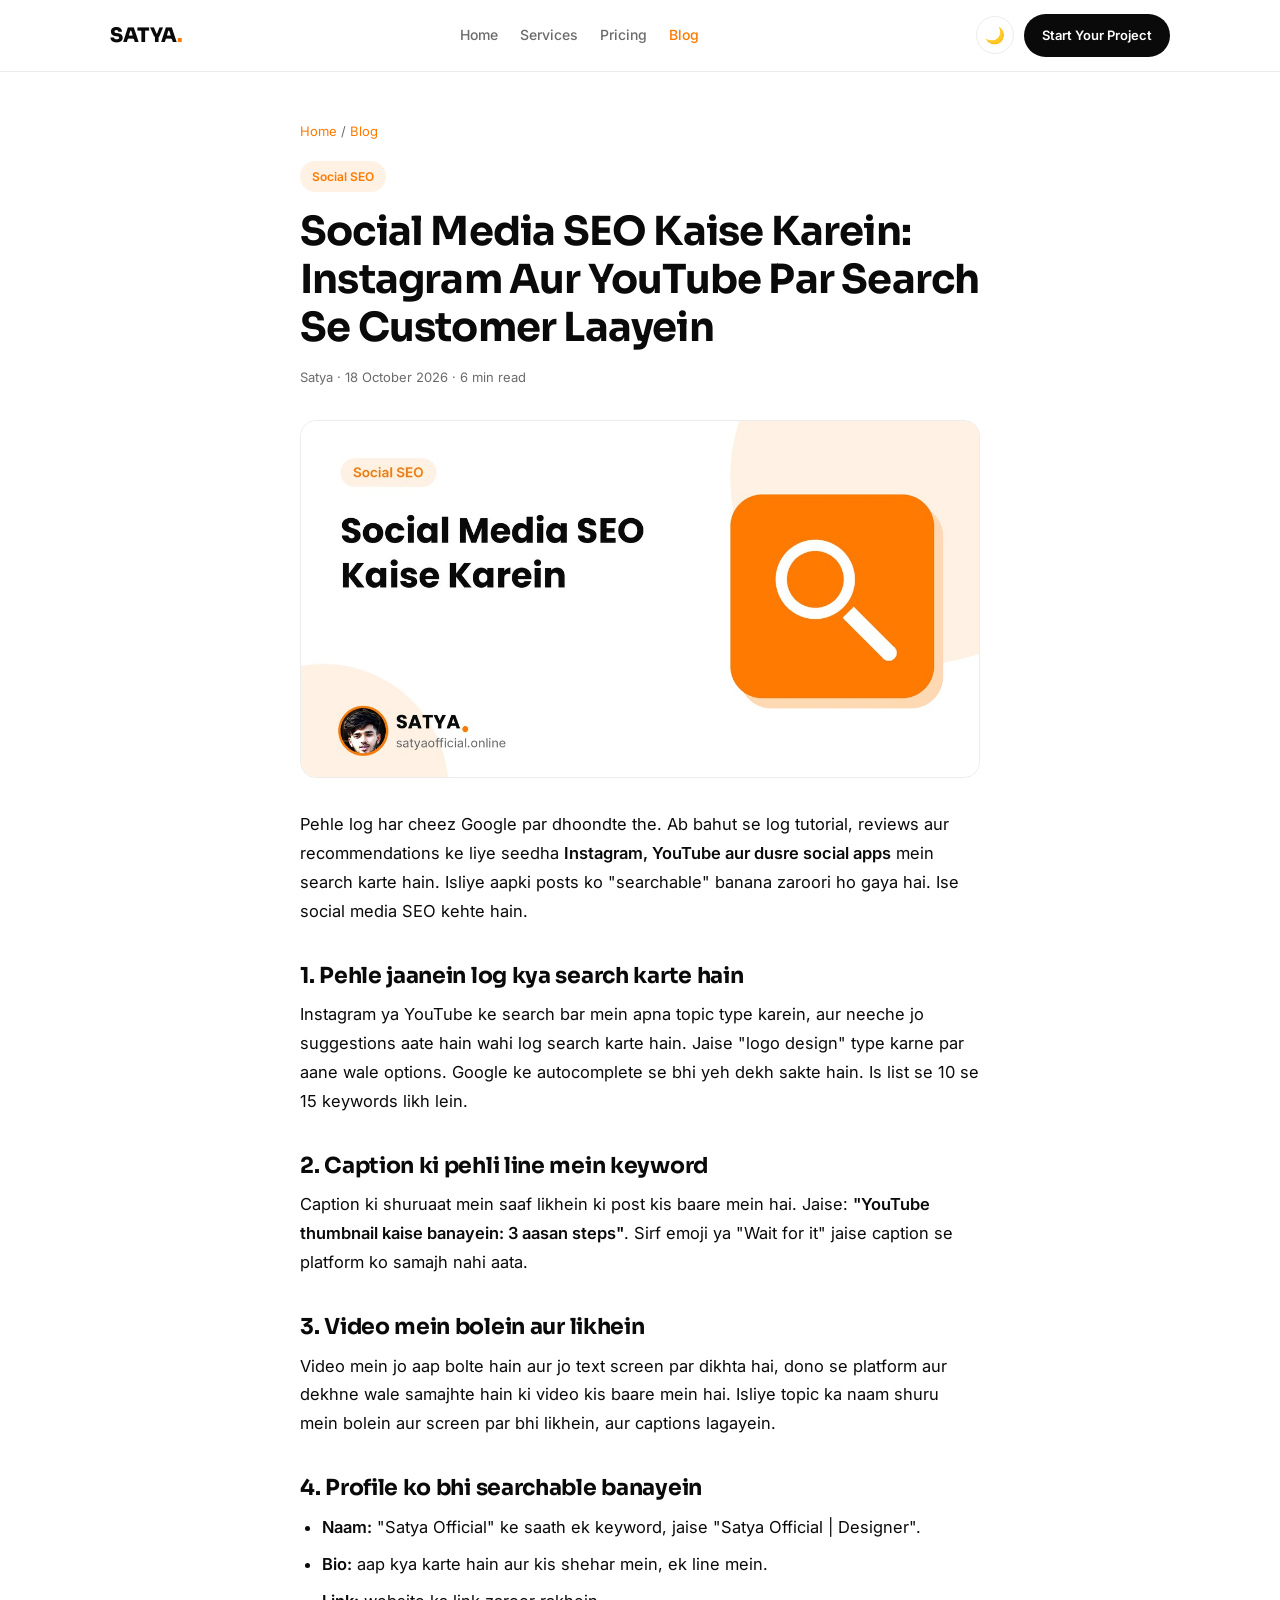
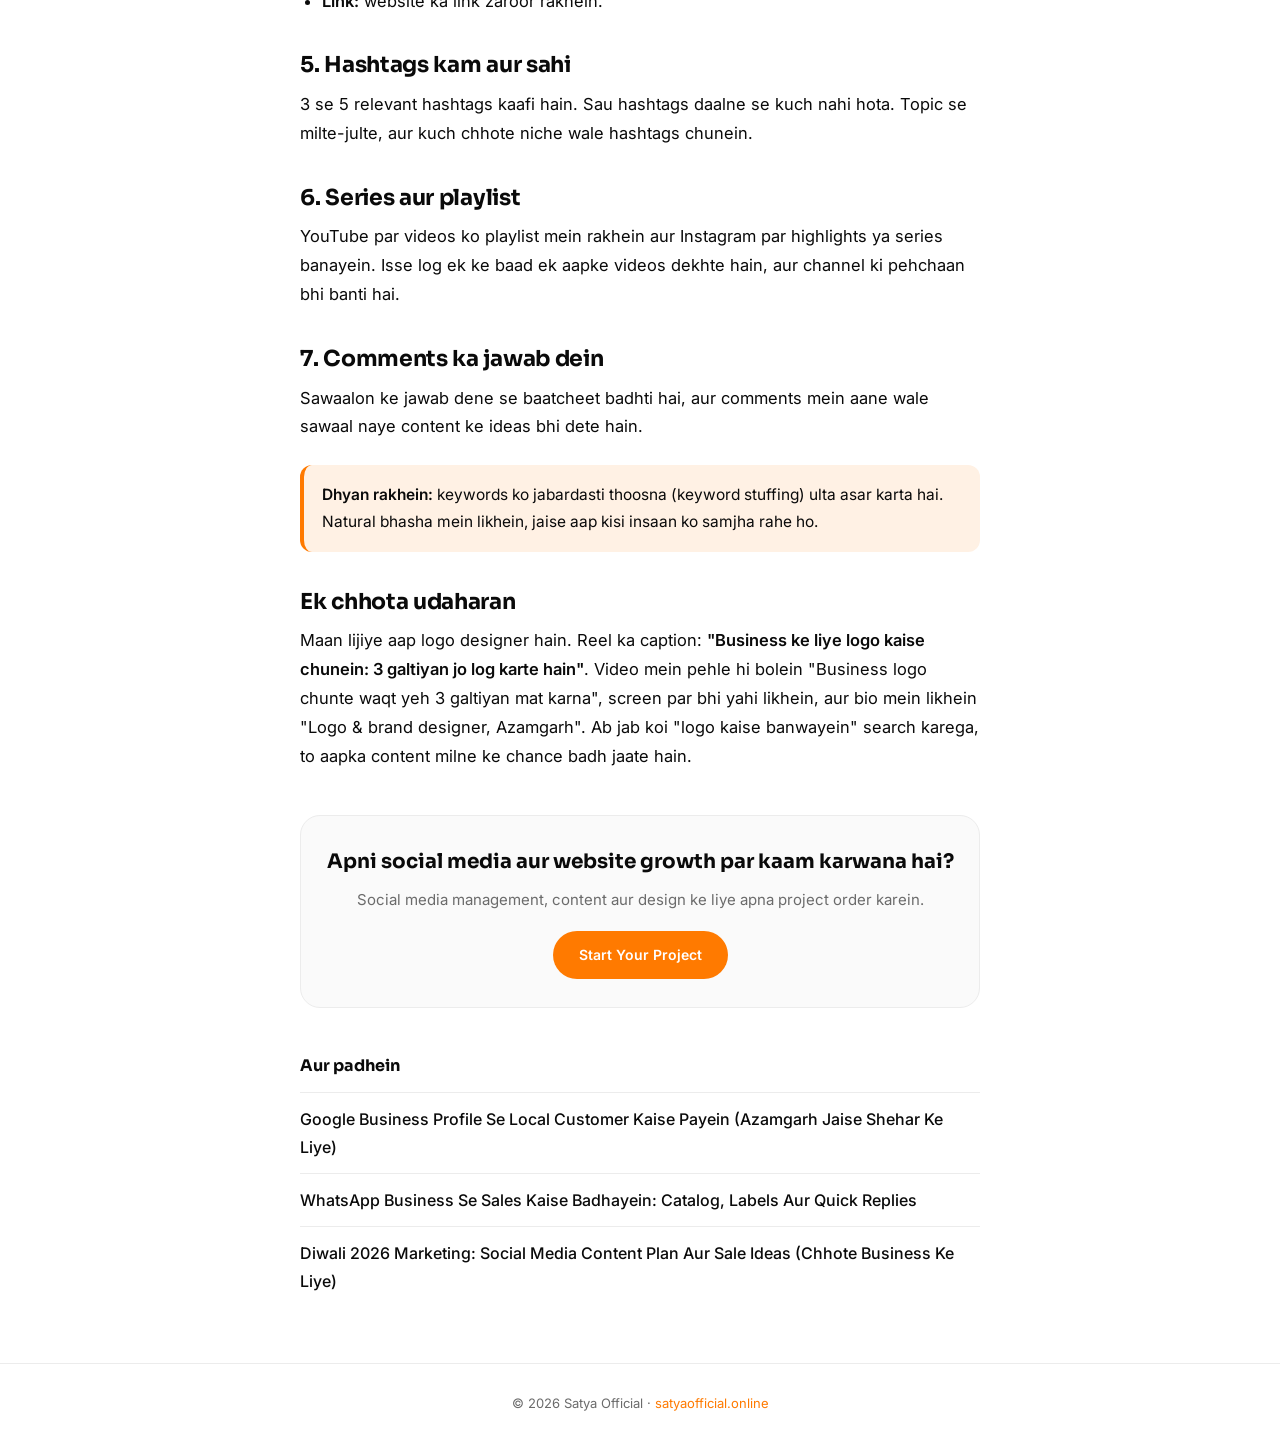
<file: blog/social-media-seo-kaise-karein.html>
<!DOCTYPE html>
<html lang="hi-IN">
<head>
<meta charset="UTF-8">
<meta name="viewport" content="width=device-width, initial-scale=1.0">
<title>Social Media SEO Kaise Karein: Instagram Aur YouTube Par Search Se Customer Laayein | Satya Official</title>
<meta name="description" content="Log ab Instagram aur YouTube par bhi search karte hain. Captions, on-screen text aur keywords se apne posts ko searchable kaise banayein, Hinglish mein.">
<link rel="canonical" href="https://satyaofficial.online/blog/social-media-seo-kaise-karein">
<meta name="robots" content="index, follow">
<meta property="og:type" content="article">
<meta property="og:site_name" content="Satya Official">
<meta property="og:title" content="Social Media SEO Kaise Karein: Instagram Aur YouTube Par Search Se Customer Laayein | Satya Official">
<meta property="og:description" content="Log ab Instagram aur YouTube par bhi search karte hain. Captions, on-screen text aur keywords se apne posts ko searchable kaise banayein, Hinglish mein.">
<meta property="og:url" content="https://satyaofficial.online/blog/social-media-seo-kaise-karein">
<meta property="og:image" content="https://satyaofficial.online/blog/img/social-media-seo-kaise-karein.jpg">
<meta property="og:image:width" content="1200">
<meta property="og:image:height" content="630">
<meta name="twitter:card" content="summary_large_image">
<meta name="twitter:image" content="https://satyaofficial.online/blog/img/social-media-seo-kaise-karein.jpg">
<script type="application/ld+json">{"@context": "https://schema.org", "@type": "BlogPosting", "headline": "Social Media SEO Kaise Karein: Instagram Aur YouTube Par Search Se Customer Laayein", "description": "Log ab Instagram aur YouTube par bhi search karte hain. Captions, on-screen text aur keywords se apne posts ko searchable kaise banayein, Hinglish mein.", "datePublished": "2026-10-18", "dateModified": "2026-10-18", "image": "https://satyaofficial.online/blog/img/social-media-seo-kaise-karein.jpg", "inLanguage": "hi-IN", "mainEntityOfPage": "https://satyaofficial.online/blog/social-media-seo-kaise-karein", "author": {"@type": "Person", "name": "Satya", "url": "https://satyaofficial.online/"}, "publisher": {"@type": "Organization", "name": "Satya Official", "url": "https://satyaofficial.online/"}}</script>
<link rel="icon" href="/favicon.ico" sizes="48x48">
<link rel="icon" type="image/png" href="/favicon-192.png" sizes="192x192">
<link rel="apple-touch-icon" href="/apple-touch-icon.png">
<link rel="preconnect" href="https://fonts.googleapis.com">
<link rel="preconnect" href="https://fonts.gstatic.com" crossorigin>
<link href="https://fonts.googleapis.com/css2?family=Sora:wght@600;700;800&family=Inter:wght@400;500;600&display=swap" rel="stylesheet">
<link rel="stylesheet" href="/blog/blog.css">
<script>try{document.documentElement.setAttribute('data-theme',localStorage.getItem('theme')||'light');}catch(e){}</script>
</head>
<body>
<nav>
  <div class="nav-inner">
    <a class="logo" href="/">SATYA<span>.</span></a>
    <div class="nav-links">
      <a href="/">Home</a>
      <a href="/#services">Services</a>
      <a href="/#pricing">Pricing</a>
      <a href="/blog/" class="active">Blog</a>
    </div>
    <div class="nav-right">
      <button class="theme-toggle" id="themeToggle" aria-label="Toggle dark mode">&#127769;</button>
      <a href="/#contact" class="nav-cta">Start Your Project</a>
    </div>
  </div>
</nav>
<main>
<article class="article">
  <div class="crumbs"><a href="/">Home</a> / <a href="/blog/">Blog</a></div>
  <span class="tag">Social SEO</span>
  <h1>Social Media SEO Kaise Karein: Instagram Aur YouTube Par Search Se Customer Laayein</h1>
  <div class="meta">Satya &middot; 18 October 2026 &middot; 6 min read</div>
  <figure class="cover"><img src="/blog/img/social-media-seo-kaise-karein.jpg" width="1200" height="630" alt="Social Media SEO Kaise Karein: Instagram Aur YouTube Par Search Se Customer Laayein"></figure>

<p>Pehle log har cheez Google par dhoondte the. Ab bahut se log tutorial, reviews aur recommendations ke liye seedha <strong>Instagram, YouTube aur dusre social apps</strong> mein search karte hain. Isliye aapki posts ko "searchable" banana zaroori ho gaya hai. Ise social media SEO kehte hain.</p>

<h2>1. Pehle jaanein log kya search karte hain</h2>
<p>Instagram ya YouTube ke search bar mein apna topic type karein, aur neeche jo suggestions aate hain wahi log search karte hain. Jaise "logo design" type karne par aane wale options. Google ke autocomplete se bhi yeh dekh sakte hain. Is list se 10 se 15 keywords likh lein.</p>

<h2>2. Caption ki pehli line mein keyword</h2>
<p>Caption ki shuruaat mein saaf likhein ki post kis baare mein hai. Jaise: <strong>"YouTube thumbnail kaise banayein: 3 aasan steps"</strong>. Sirf emoji ya "Wait for it" jaise caption se platform ko samajh nahi aata.</p>

<h2>3. Video mein bolein aur likhein</h2>
<p>Video mein jo aap bolte hain aur jo text screen par dikhta hai, dono se platform aur dekhne wale samajhte hain ki video kis baare mein hai. Isliye topic ka naam shuru mein bolein aur screen par bhi likhein, aur captions lagayein.</p>

<h2>4. Profile ko bhi searchable banayein</h2>
<ul>
<li><strong>Naam:</strong> "Satya Official" ke saath ek keyword, jaise "Satya Official | Designer".</li>
<li><strong>Bio:</strong> aap kya karte hain aur kis shehar mein, ek line mein.</li>
<li><strong>Link:</strong> website ka link zaroor rakhein.</li>
</ul>

<h2>5. Hashtags kam aur sahi</h2>
<p>3 se 5 relevant hashtags kaafi hain. Sau hashtags daalne se kuch nahi hota. Topic se milte-julte, aur kuch chhote niche wale hashtags chunein.</p>

<h2>6. Series aur playlist</h2>
<p>YouTube par videos ko playlist mein rakhein aur Instagram par highlights ya series banayein. Isse log ek ke baad ek aapke videos dekhte hain, aur channel ki pehchaan bhi banti hai.</p>

<h2>7. Comments ka jawab dein</h2>
<p>Sawaalon ke jawab dene se baatcheet badhti hai, aur comments mein aane wale sawaal naye content ke ideas bhi dete hain.</p>

<div class="callout"><strong>Dhyan rakhein:</strong> keywords ko jabardasti thoosna (keyword stuffing) ulta asar karta hai. Natural bhasha mein likhein, jaise aap kisi insaan ko samjha rahe ho.</div>

<h2>Ek chhota udaharan</h2>
<p>Maan lijiye aap logo designer hain. Reel ka caption: <strong>"Business ke liye logo kaise chunein: 3 galtiyan jo log karte hain"</strong>. Video mein pehle hi bolein "Business logo chunte waqt yeh 3 galtiyan mat karna", screen par bhi yahi likhein, aur bio mein likhein "Logo & brand designer, Azamgarh". Ab jab koi "logo kaise banwayein" search karega, to aapka content milne ke chance badh jaate hain.</p>

  <div class="cta-box">
    <h3>Apni social media aur website growth par kaam karwana hai?</h3>
    <p>Social media management, content aur design ke liye apna project order karein.</p>
    <a class="btn" href="/#contact">Start Your Project</a>
  </div>
</article>
<div class="more">
  <h4>Aur padhein</h4>
  <a href="/blog/google-business-profile-se-local-customer-kaise-payein">Google Business Profile Se Local Customer Kaise Payein (Azamgarh Jaise Shehar Ke Liye)</a>
  <a href="/blog/whatsapp-business-se-sales-kaise-badhayein">WhatsApp Business Se Sales Kaise Badhayein: Catalog, Labels Aur Quick Replies</a>
  <a href="/blog/diwali-2026-marketing-social-media-plan">Diwali 2026 Marketing: Social Media Content Plan Aur Sale Ideas (Chhote Business Ke Liye)</a>
</div>
</main>
<footer>
  &copy; 2026 Satya Official &middot; <a href="/">satyaofficial.online</a>
</footer>
<script>
(function(){
  var b=document.getElementById('themeToggle');
  if(!b)return;
  b.addEventListener('click',function(){
    var r=document.documentElement;
    var t=r.getAttribute('data-theme')==='dark'?'light':'dark';
    r.setAttribute('data-theme',t);
    try{localStorage.setItem('theme',t);}catch(e){}
  });
})();
</script>
</body>
</html>
</file>
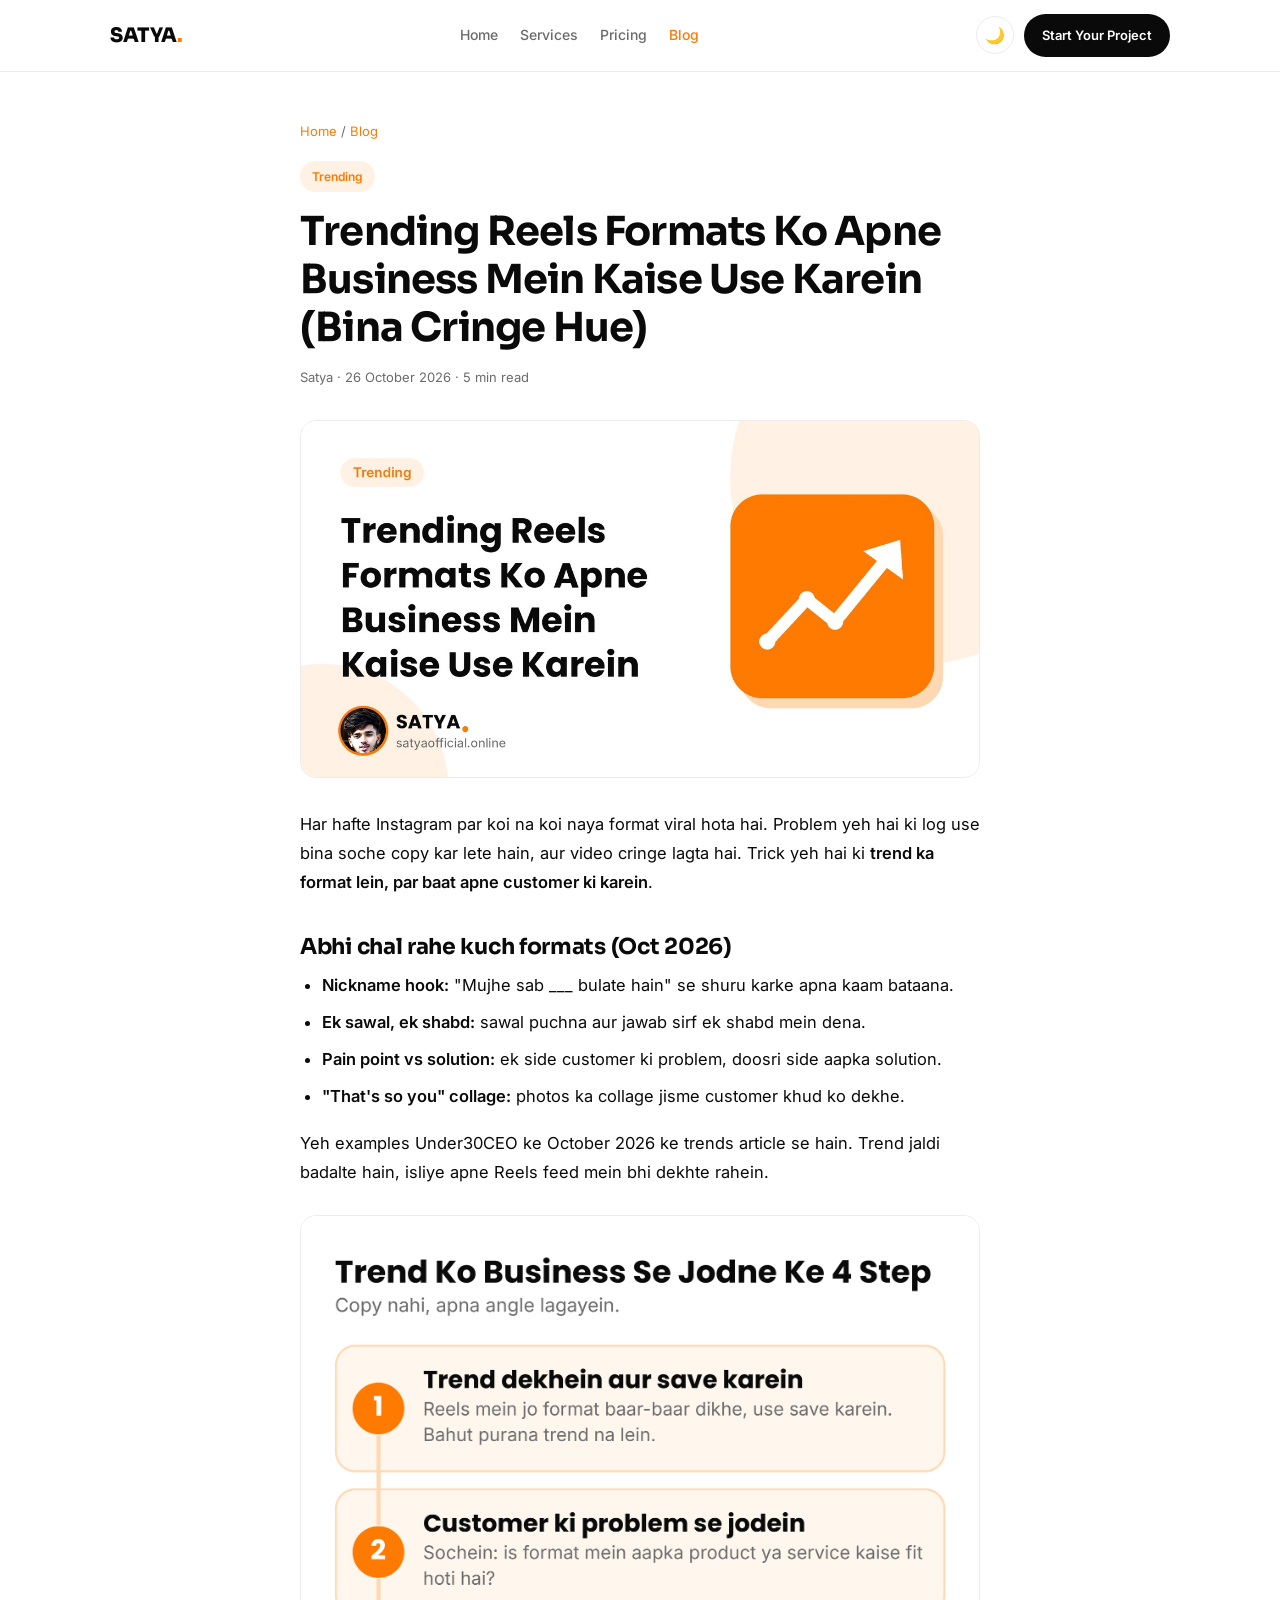
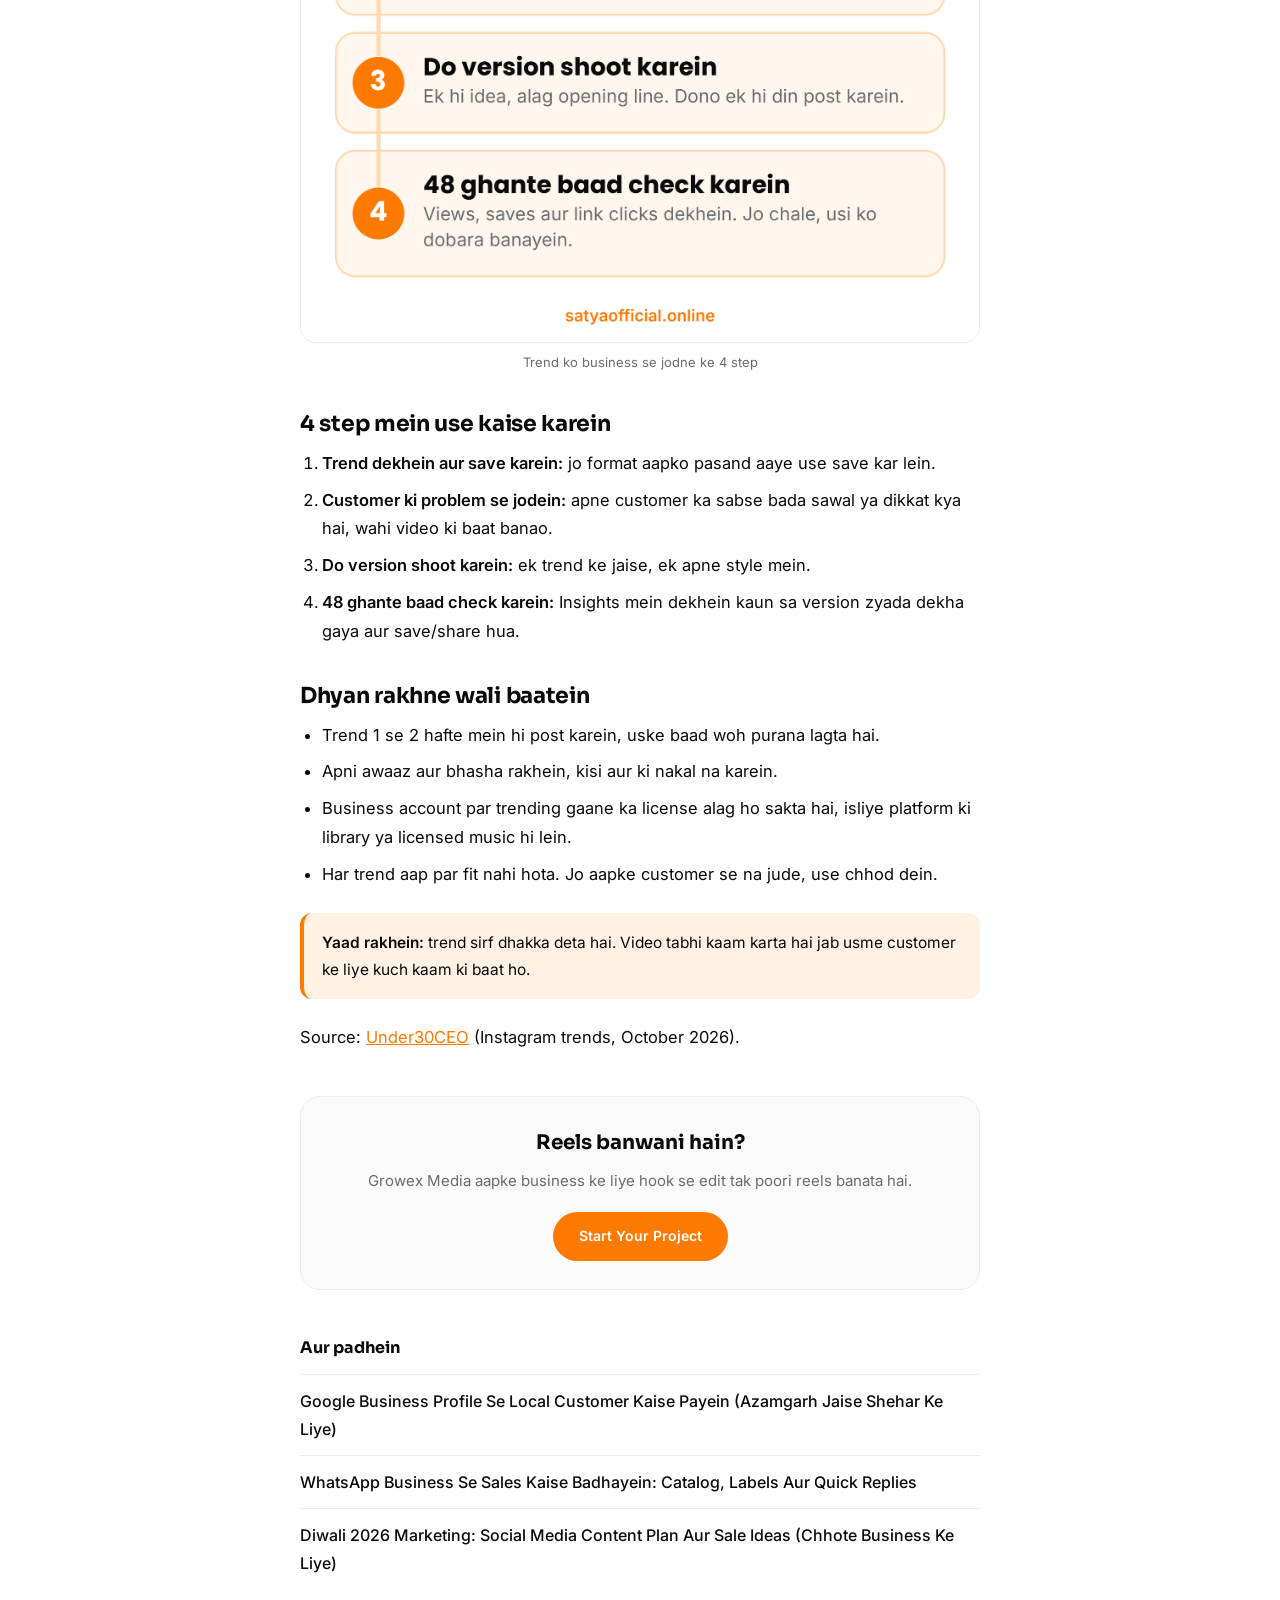
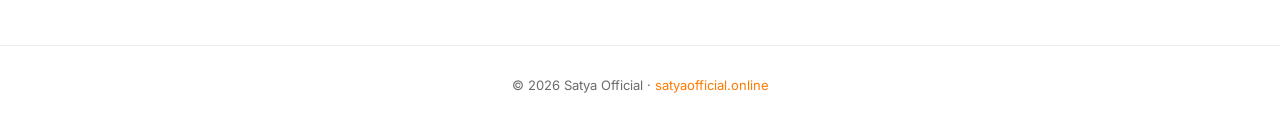
<file: blog/trending-reels-formats-business-mein-kaise-use-karein.html>
<!DOCTYPE html>
<html lang="hi-IN">
<head>
<meta charset="UTF-8">
<meta name="viewport" content="width=device-width, initial-scale=1.0">
<title>Trending Reels Formats Ko Apne Business Mein Kaise Use Karein (Bina Cringe Hue) | Satya Official</title>
<meta name="description" content="Instagram par trending Reels formats ko apne business se kaise jodein: 4 step, example formats aur 48 ghante ka test, Hinglish mein.">
<link rel="canonical" href="https://satyaofficial.online/blog/trending-reels-formats-business-mein-kaise-use-karein">
<meta name="robots" content="index, follow">
<meta property="og:type" content="article">
<meta property="og:site_name" content="Satya Official">
<meta property="og:title" content="Trending Reels Formats Ko Apne Business Mein Kaise Use Karein (Bina Cringe Hue) | Satya Official">
<meta property="og:description" content="Instagram par trending Reels formats ko apne business se kaise jodein: 4 step, example formats aur 48 ghante ka test, Hinglish mein.">
<meta property="og:url" content="https://satyaofficial.online/blog/trending-reels-formats-business-mein-kaise-use-karein">
<meta property="og:image" content="https://satyaofficial.online/blog/img/trending-reels-formats-business-mein-kaise-use-karein.jpg">
<meta property="og:image:width" content="1200">
<meta property="og:image:height" content="630">
<meta name="twitter:card" content="summary_large_image">
<meta name="twitter:image" content="https://satyaofficial.online/blog/img/trending-reels-formats-business-mein-kaise-use-karein.jpg">
<script type="application/ld+json">{"@context": "https://schema.org", "@type": "BlogPosting", "headline": "Trending Reels Formats Ko Apne Business Mein Kaise Use Karein (Bina Cringe Hue)", "description": "Instagram par trending Reels formats ko apne business se kaise jodein: 4 step, example formats aur 48 ghante ka test, Hinglish mein.", "datePublished": "2026-10-26", "dateModified": "2026-10-26", "image": "https://satyaofficial.online/blog/img/trending-reels-formats-business-mein-kaise-use-karein.jpg", "inLanguage": "hi-IN", "mainEntityOfPage": "https://satyaofficial.online/blog/trending-reels-formats-business-mein-kaise-use-karein", "author": {"@type": "Person", "name": "Satya", "url": "https://satyaofficial.online/"}, "publisher": {"@type": "Organization", "name": "Satya Official", "url": "https://satyaofficial.online/"}}</script>
<link rel="icon" href="/favicon.ico" sizes="48x48">
<link rel="icon" type="image/png" href="/favicon-192.png" sizes="192x192">
<link rel="apple-touch-icon" href="/apple-touch-icon.png">
<link rel="preconnect" href="https://fonts.googleapis.com">
<link rel="preconnect" href="https://fonts.gstatic.com" crossorigin>
<link href="https://fonts.googleapis.com/css2?family=Sora:wght@600;700;800&family=Inter:wght@400;500;600&display=swap" rel="stylesheet">
<link rel="stylesheet" href="/blog/blog.css">
<script>try{document.documentElement.setAttribute('data-theme',localStorage.getItem('theme')||'light');}catch(e){}</script>
</head>
<body>
<nav>
  <div class="nav-inner">
    <a class="logo" href="/">SATYA<span>.</span></a>
    <div class="nav-links">
      <a href="/">Home</a>
      <a href="/#services">Services</a>
      <a href="/#pricing">Pricing</a>
      <a href="/blog/" class="active">Blog</a>
    </div>
    <div class="nav-right">
      <button class="theme-toggle" id="themeToggle" aria-label="Toggle dark mode">&#127769;</button>
      <a href="/#contact" class="nav-cta">Start Your Project</a>
    </div>
  </div>
</nav>
<main>
<article class="article">
  <div class="crumbs"><a href="/">Home</a> / <a href="/blog/">Blog</a></div>
  <span class="tag">Trending</span>
  <h1>Trending Reels Formats Ko Apne Business Mein Kaise Use Karein (Bina Cringe Hue)</h1>
  <div class="meta">Satya &middot; 26 October 2026 &middot; 5 min read</div>
  <figure class="cover"><img src="/blog/img/trending-reels-formats-business-mein-kaise-use-karein.jpg" width="1200" height="630" alt="Trending Reels Formats Ko Apne Business Mein Kaise Use Karein (Bina Cringe Hue)"></figure>

<p>Har hafte Instagram par koi na koi naya format viral hota hai. Problem yeh hai ki log use bina soche copy kar lete hain, aur video cringe lagta hai. Trick yeh hai ki <strong>trend ka format lein, par baat apne customer ki karein</strong>.</p>

<h2>Abhi chal rahe kuch formats (Oct 2026)</h2>
<ul>
<li><strong>Nickname hook:</strong> "Mujhe sab ___ bulate hain" se shuru karke apna kaam bataana.</li>
<li><strong>Ek sawal, ek shabd:</strong> sawal puchna aur jawab sirf ek shabd mein dena.</li>
<li><strong>Pain point vs solution:</strong> ek side customer ki problem, doosri side aapka solution.</li>
<li><strong>"That's so you" collage:</strong> photos ka collage jisme customer khud ko dekhe.</li>
</ul>
<p>Yeh examples Under30CEO ke October 2026 ke trends article se hain. Trend jaldi badalte hain, isliye apne Reels feed mein bhi dekhte rahein.</p>

<figure><img src="/blog/img/trend-steps.png" width="1600" height="1715" alt="Trend ko business se jodne ke 4 step" loading="lazy"><figcaption>Trend ko business se jodne ke 4 step</figcaption></figure>

<h2>4 step mein use kaise karein</h2>
<ol>
<li><strong>Trend dekhein aur save karein:</strong> jo format aapko pasand aaye use save kar lein.</li>
<li><strong>Customer ki problem se jodein:</strong> apne customer ka sabse bada sawal ya dikkat kya hai, wahi video ki baat banao.</li>
<li><strong>Do version shoot karein:</strong> ek trend ke jaise, ek apne style mein.</li>
<li><strong>48 ghante baad check karein:</strong> Insights mein dekhein kaun sa version zyada dekha gaya aur save/share hua.</li>
</ol>

<h2>Dhyan rakhne wali baatein</h2>
<ul>
<li>Trend 1 se 2 hafte mein hi post karein, uske baad woh purana lagta hai.</li>
<li>Apni awaaz aur bhasha rakhein, kisi aur ki nakal na karein.</li>
<li>Business account par trending gaane ka license alag ho sakta hai, isliye platform ki library ya licensed music hi lein.</li>
<li>Har trend aap par fit nahi hota. Jo aapke customer se na jude, use chhod dein.</li>
</ul>

<div class="callout"><strong>Yaad rakhein:</strong> trend sirf dhakka deta hai. Video tabhi kaam karta hai jab usme customer ke liye kuch kaam ki baat ho.</div>

<p>Source: <a href="https://under30ceo.com" rel="noopener">Under30CEO</a> (Instagram trends, October 2026).</p>

  <div class="cta-box">
    <h3>Reels banwani hain?</h3>
    <p>Growex Media aapke business ke liye hook se edit tak poori reels banata hai.</p>
    <a class="btn" href="/#contact">Start Your Project</a>
  </div>
</article>
<div class="more">
  <h4>Aur padhein</h4>
  <a href="/blog/google-business-profile-se-local-customer-kaise-payein">Google Business Profile Se Local Customer Kaise Payein (Azamgarh Jaise Shehar Ke Liye)</a>
  <a href="/blog/whatsapp-business-se-sales-kaise-badhayein">WhatsApp Business Se Sales Kaise Badhayein: Catalog, Labels Aur Quick Replies</a>
  <a href="/blog/diwali-2026-marketing-social-media-plan">Diwali 2026 Marketing: Social Media Content Plan Aur Sale Ideas (Chhote Business Ke Liye)</a>
</div>
</main>
<footer>
  &copy; 2026 Satya Official &middot; <a href="/">satyaofficial.online</a>
</footer>
<script>
(function(){
  var b=document.getElementById('themeToggle');
  if(!b)return;
  b.addEventListener('click',function(){
    var r=document.documentElement;
    var t=r.getAttribute('data-theme')==='dark'?'light':'dark';
    r.setAttribute('data-theme',t);
    try{localStorage.setItem('theme',t);}catch(e){}
  });
})();
</script>
</body>
</html>
</file>
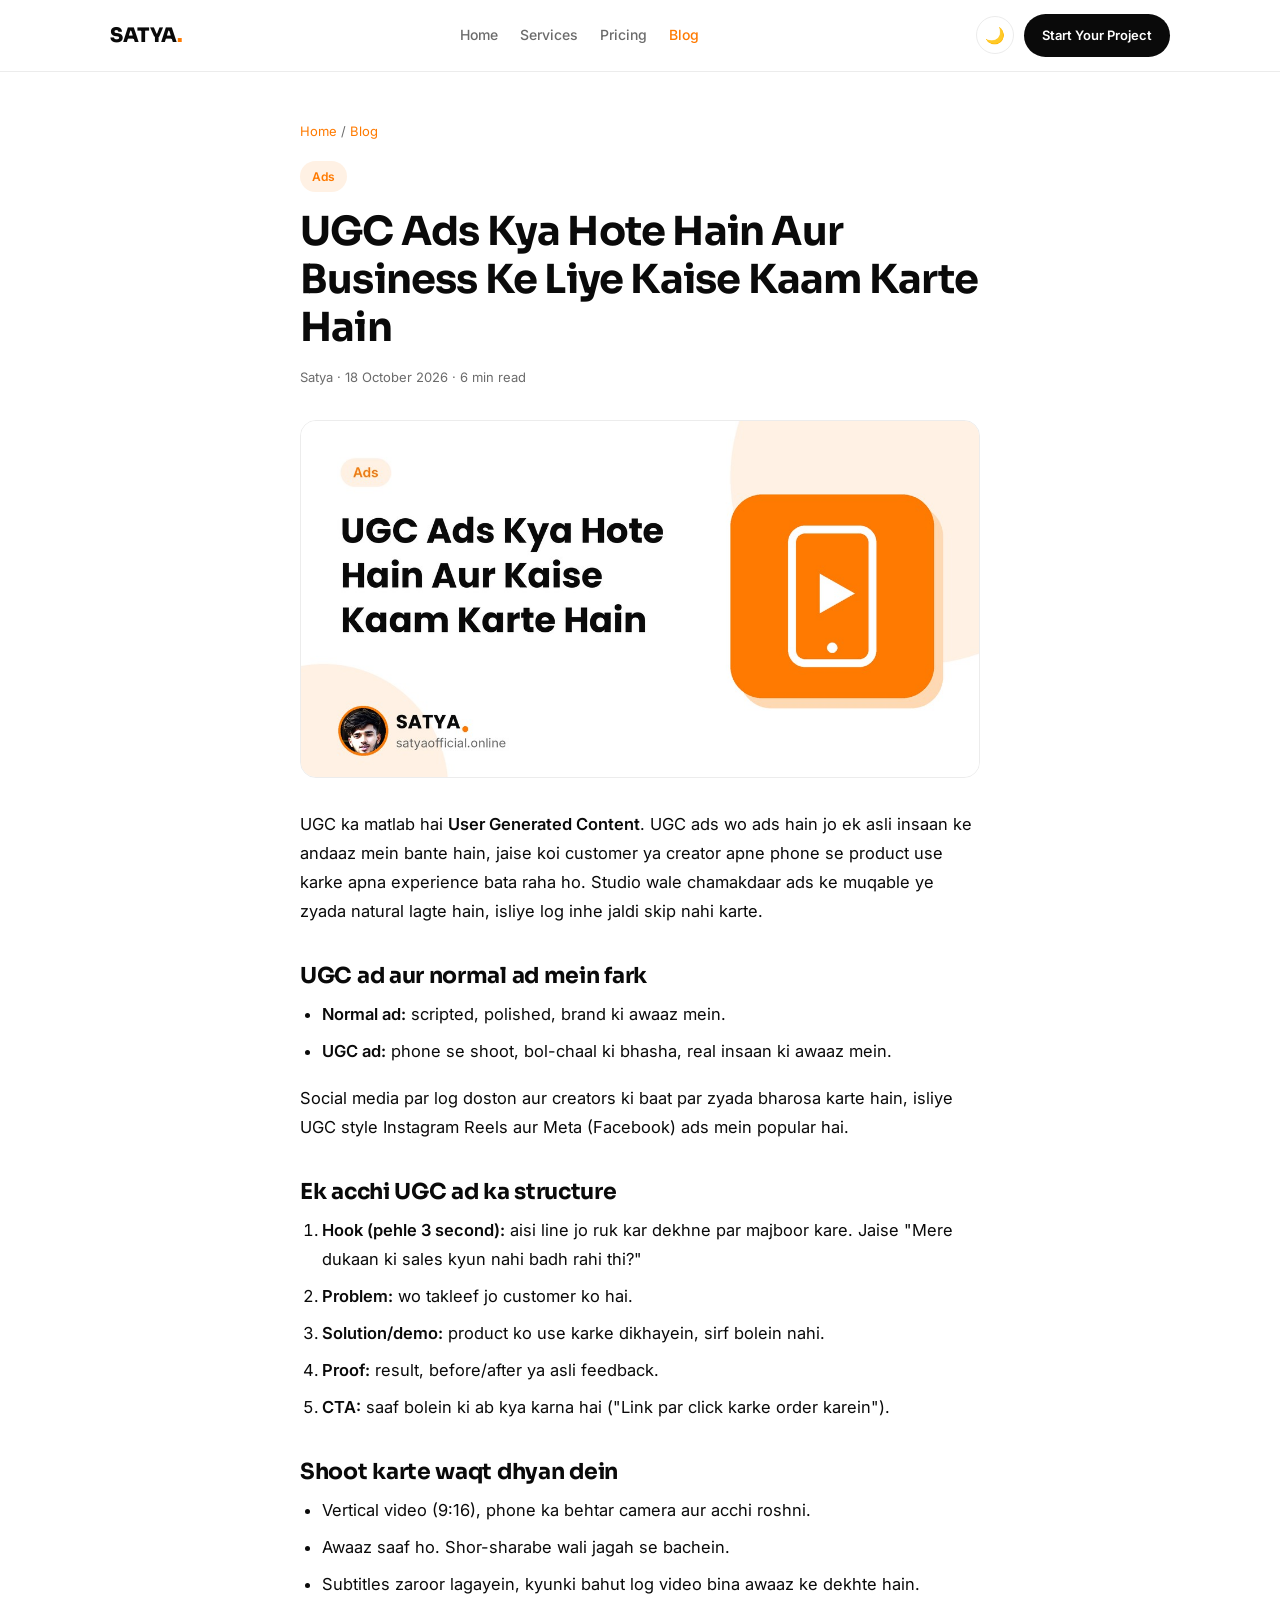
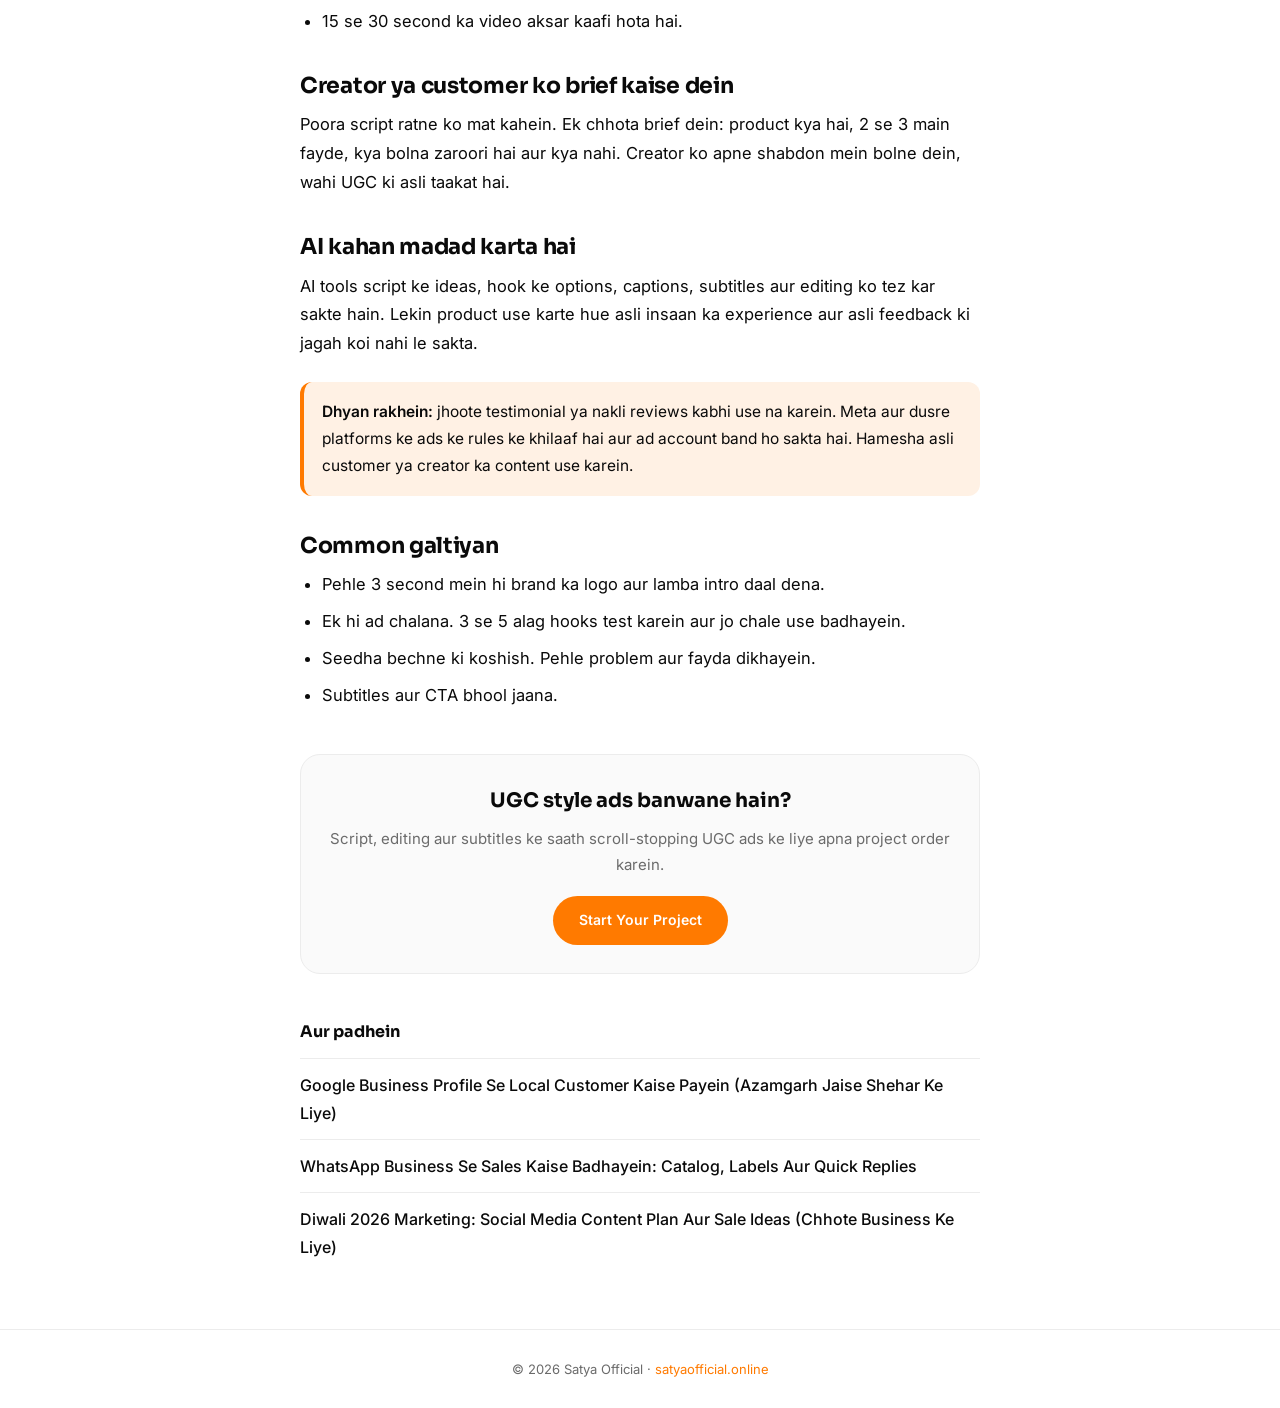
<file: blog/ugc-ads-kya-hote-hain.html>
<!DOCTYPE html>
<html lang="hi-IN">
<head>
<meta charset="UTF-8">
<meta name="viewport" content="width=device-width, initial-scale=1.0">
<title>UGC Ads Kya Hote Hain Aur Business Ke Liye Kaise Kaam Karte Hain | Satya Official</title>
<meta name="description" content="UGC ads kya hain, kaise bante hain aur Instagram/Meta par kyun kaam karte hain. Hook, script structure aur common galtiyan, Hinglish mein.">
<link rel="canonical" href="https://satyaofficial.online/blog/ugc-ads-kya-hote-hain">
<meta name="robots" content="index, follow">
<meta property="og:type" content="article">
<meta property="og:site_name" content="Satya Official">
<meta property="og:title" content="UGC Ads Kya Hote Hain Aur Business Ke Liye Kaise Kaam Karte Hain | Satya Official">
<meta property="og:description" content="UGC ads kya hain, kaise bante hain aur Instagram/Meta par kyun kaam karte hain. Hook, script structure aur common galtiyan, Hinglish mein.">
<meta property="og:url" content="https://satyaofficial.online/blog/ugc-ads-kya-hote-hain">
<meta property="og:image" content="https://satyaofficial.online/blog/img/ugc-ads-kya-hote-hain.jpg">
<meta property="og:image:width" content="1200">
<meta property="og:image:height" content="630">
<meta name="twitter:card" content="summary_large_image">
<meta name="twitter:image" content="https://satyaofficial.online/blog/img/ugc-ads-kya-hote-hain.jpg">
<script type="application/ld+json">{"@context": "https://schema.org", "@type": "BlogPosting", "headline": "UGC Ads Kya Hote Hain Aur Business Ke Liye Kaise Kaam Karte Hain", "description": "UGC ads kya hain, kaise bante hain aur Instagram/Meta par kyun kaam karte hain. Hook, script structure aur common galtiyan, Hinglish mein.", "datePublished": "2026-10-18", "dateModified": "2026-10-18", "image": "https://satyaofficial.online/blog/img/ugc-ads-kya-hote-hain.jpg", "inLanguage": "hi-IN", "mainEntityOfPage": "https://satyaofficial.online/blog/ugc-ads-kya-hote-hain", "author": {"@type": "Person", "name": "Satya", "url": "https://satyaofficial.online/"}, "publisher": {"@type": "Organization", "name": "Satya Official", "url": "https://satyaofficial.online/"}}</script>
<link rel="icon" href="/favicon.ico" sizes="48x48">
<link rel="icon" type="image/png" href="/favicon-192.png" sizes="192x192">
<link rel="apple-touch-icon" href="/apple-touch-icon.png">
<link rel="preconnect" href="https://fonts.googleapis.com">
<link rel="preconnect" href="https://fonts.gstatic.com" crossorigin>
<link href="https://fonts.googleapis.com/css2?family=Sora:wght@600;700;800&family=Inter:wght@400;500;600&display=swap" rel="stylesheet">
<link rel="stylesheet" href="/blog/blog.css">
<script>try{document.documentElement.setAttribute('data-theme',localStorage.getItem('theme')||'light');}catch(e){}</script>
</head>
<body>
<nav>
  <div class="nav-inner">
    <a class="logo" href="/">SATYA<span>.</span></a>
    <div class="nav-links">
      <a href="/">Home</a>
      <a href="/#services">Services</a>
      <a href="/#pricing">Pricing</a>
      <a href="/blog/" class="active">Blog</a>
    </div>
    <div class="nav-right">
      <button class="theme-toggle" id="themeToggle" aria-label="Toggle dark mode">&#127769;</button>
      <a href="/#contact" class="nav-cta">Start Your Project</a>
    </div>
  </div>
</nav>
<main>
<article class="article">
  <div class="crumbs"><a href="/">Home</a> / <a href="/blog/">Blog</a></div>
  <span class="tag">Ads</span>
  <h1>UGC Ads Kya Hote Hain Aur Business Ke Liye Kaise Kaam Karte Hain</h1>
  <div class="meta">Satya &middot; 18 October 2026 &middot; 6 min read</div>
  <figure class="cover"><img src="/blog/img/ugc-ads-kya-hote-hain.jpg" width="1200" height="630" alt="UGC Ads Kya Hote Hain Aur Business Ke Liye Kaise Kaam Karte Hain"></figure>

<p>UGC ka matlab hai <strong>User Generated Content</strong>. UGC ads wo ads hain jo ek asli insaan ke andaaz mein bante hain, jaise koi customer ya creator apne phone se product use karke apna experience bata raha ho. Studio wale chamakdaar ads ke muqable ye zyada natural lagte hain, isliye log inhe jaldi skip nahi karte.</p>

<h2>UGC ad aur normal ad mein fark</h2>
<ul>
<li><strong>Normal ad:</strong> scripted, polished, brand ki awaaz mein.</li>
<li><strong>UGC ad:</strong> phone se shoot, bol-chaal ki bhasha, real insaan ki awaaz mein.</li>
</ul>
<p>Social media par log doston aur creators ki baat par zyada bharosa karte hain, isliye UGC style Instagram Reels aur Meta (Facebook) ads mein popular hai.</p>

<h2>Ek acchi UGC ad ka structure</h2>
<ol>
<li><strong>Hook (pehle 3 second):</strong> aisi line jo ruk kar dekhne par majboor kare. Jaise "Mere dukaan ki sales kyun nahi badh rahi thi?"</li>
<li><strong>Problem:</strong> wo takleef jo customer ko hai.</li>
<li><strong>Solution/demo:</strong> product ko use karke dikhayein, sirf bolein nahi.</li>
<li><strong>Proof:</strong> result, before/after ya asli feedback.</li>
<li><strong>CTA:</strong> saaf bolein ki ab kya karna hai ("Link par click karke order karein").</li>
</ol>

<h2>Shoot karte waqt dhyan dein</h2>
<ul>
<li>Vertical video (9:16), phone ka behtar camera aur acchi roshni.</li>
<li>Awaaz saaf ho. Shor-sharabe wali jagah se bachein.</li>
<li>Subtitles zaroor lagayein, kyunki bahut log video bina awaaz ke dekhte hain.</li>
<li>15 se 30 second ka video aksar kaafi hota hai.</li>
</ul>

<h2>Creator ya customer ko brief kaise dein</h2>
<p>Poora script ratne ko mat kahein. Ek chhota brief dein: product kya hai, 2 se 3 main fayde, kya bolna zaroori hai aur kya nahi. Creator ko apne shabdon mein bolne dein, wahi UGC ki asli taakat hai.</p>

<h2>AI kahan madad karta hai</h2>
<p>AI tools script ke ideas, hook ke options, captions, subtitles aur editing ko tez kar sakte hain. Lekin product use karte hue asli insaan ka experience aur asli feedback ki jagah koi nahi le sakta.</p>

<div class="callout"><strong>Dhyan rakhein:</strong> jhoote testimonial ya nakli reviews kabhi use na karein. Meta aur dusre platforms ke ads ke rules ke khilaaf hai aur ad account band ho sakta hai. Hamesha asli customer ya creator ka content use karein.</div>

<h2>Common galtiyan</h2>
<ul>
<li>Pehle 3 second mein hi brand ka logo aur lamba intro daal dena.</li>
<li>Ek hi ad chalana. 3 se 5 alag hooks test karein aur jo chale use badhayein.</li>
<li>Seedha bechne ki koshish. Pehle problem aur fayda dikhayein.</li>
<li>Subtitles aur CTA bhool jaana.</li>
</ul>

  <div class="cta-box">
    <h3>UGC style ads banwane hain?</h3>
    <p>Script, editing aur subtitles ke saath scroll-stopping UGC ads ke liye apna project order karein.</p>
    <a class="btn" href="/#contact">Start Your Project</a>
  </div>
</article>
<div class="more">
  <h4>Aur padhein</h4>
  <a href="/blog/google-business-profile-se-local-customer-kaise-payein">Google Business Profile Se Local Customer Kaise Payein (Azamgarh Jaise Shehar Ke Liye)</a>
  <a href="/blog/whatsapp-business-se-sales-kaise-badhayein">WhatsApp Business Se Sales Kaise Badhayein: Catalog, Labels Aur Quick Replies</a>
  <a href="/blog/diwali-2026-marketing-social-media-plan">Diwali 2026 Marketing: Social Media Content Plan Aur Sale Ideas (Chhote Business Ke Liye)</a>
</div>
</main>
<footer>
  &copy; 2026 Satya Official &middot; <a href="/">satyaofficial.online</a>
</footer>
<script>
(function(){
  var b=document.getElementById('themeToggle');
  if(!b)return;
  b.addEventListener('click',function(){
    var r=document.documentElement;
    var t=r.getAttribute('data-theme')==='dark'?'light':'dark';
    r.setAttribute('data-theme',t);
    try{localStorage.setItem('theme',t);}catch(e){}
  });
})();
</script>
</body>
</html>
</file>
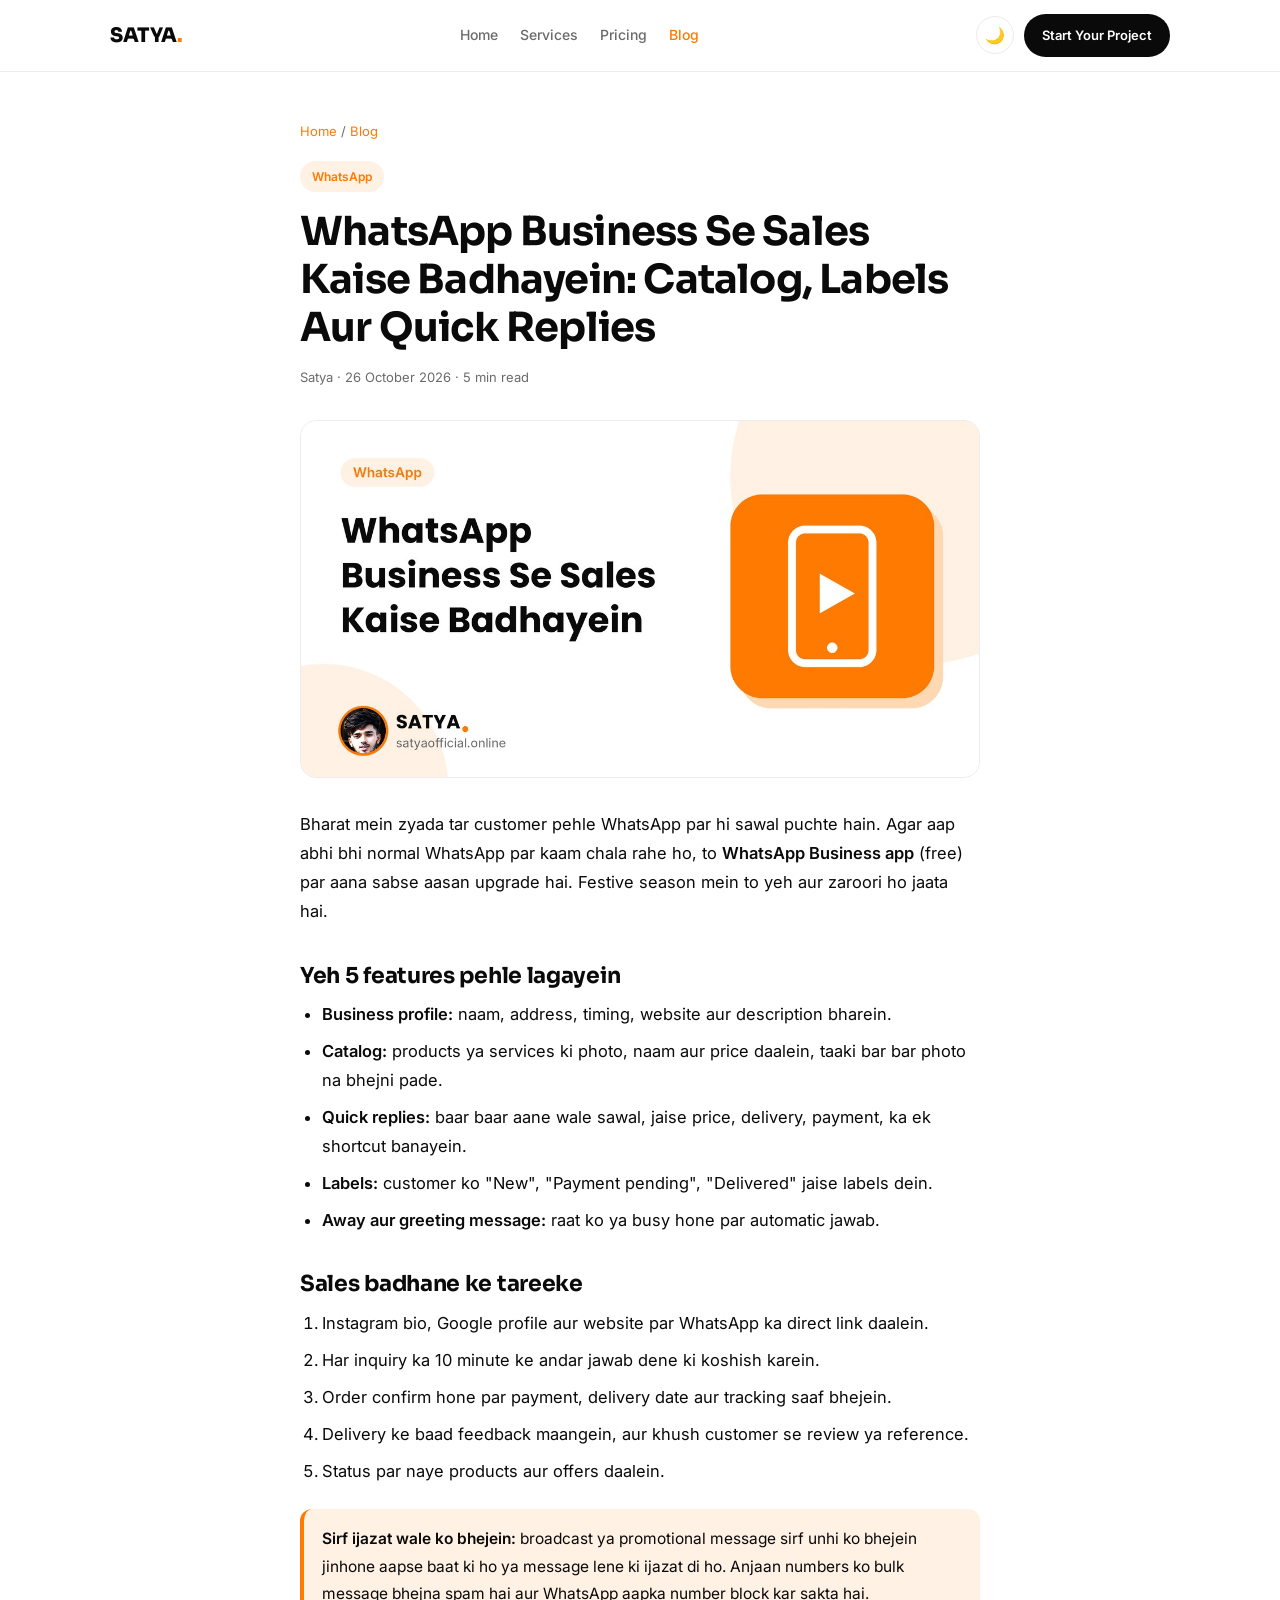
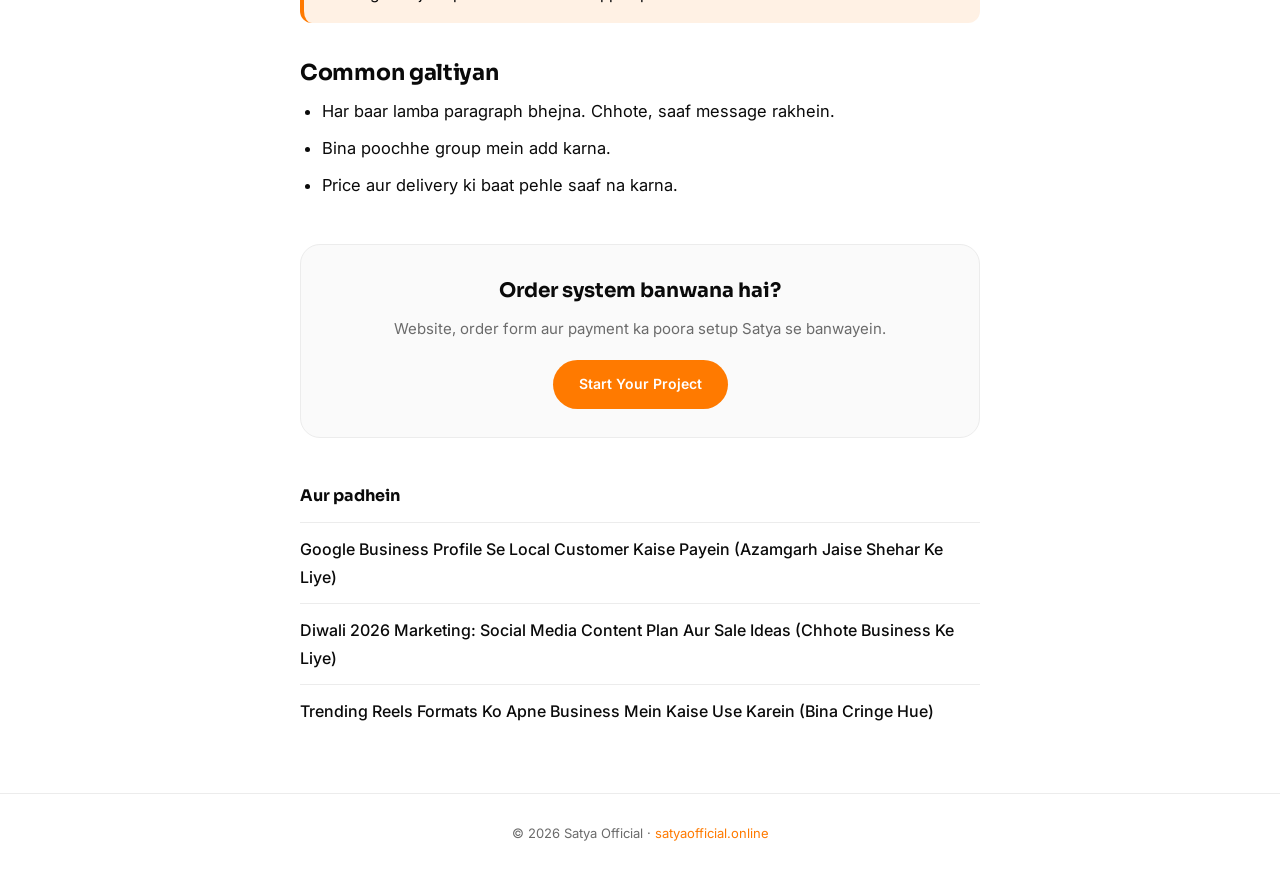
<file: blog/whatsapp-business-se-sales-kaise-badhayein.html>
<!DOCTYPE html>
<html lang="hi-IN">
<head>
<meta charset="UTF-8">
<meta name="viewport" content="width=device-width, initial-scale=1.0">
<title>WhatsApp Business Se Sales Kaise Badhayein: Catalog, Labels Aur Quick Replies | Satya Official</title>
<meta name="description" content="WhatsApp Business app ke catalog, labels, quick replies aur broadcast se sales kaise badhayein, aur kin galtiyon se bachein. Hinglish mein simple guide.">
<link rel="canonical" href="https://satyaofficial.online/blog/whatsapp-business-se-sales-kaise-badhayein">
<meta name="robots" content="index, follow">
<meta property="og:type" content="article">
<meta property="og:site_name" content="Satya Official">
<meta property="og:title" content="WhatsApp Business Se Sales Kaise Badhayein: Catalog, Labels Aur Quick Replies | Satya Official">
<meta property="og:description" content="WhatsApp Business app ke catalog, labels, quick replies aur broadcast se sales kaise badhayein, aur kin galtiyon se bachein. Hinglish mein simple guide.">
<meta property="og:url" content="https://satyaofficial.online/blog/whatsapp-business-se-sales-kaise-badhayein">
<meta property="og:image" content="https://satyaofficial.online/blog/img/whatsapp-business-se-sales-kaise-badhayein.jpg">
<meta property="og:image:width" content="1200">
<meta property="og:image:height" content="630">
<meta name="twitter:card" content="summary_large_image">
<meta name="twitter:image" content="https://satyaofficial.online/blog/img/whatsapp-business-se-sales-kaise-badhayein.jpg">
<script type="application/ld+json">{"@context": "https://schema.org", "@type": "BlogPosting", "headline": "WhatsApp Business Se Sales Kaise Badhayein: Catalog, Labels Aur Quick Replies", "description": "WhatsApp Business app ke catalog, labels, quick replies aur broadcast se sales kaise badhayein, aur kin galtiyon se bachein. Hinglish mein simple guide.", "datePublished": "2026-10-26", "dateModified": "2026-10-26", "image": "https://satyaofficial.online/blog/img/whatsapp-business-se-sales-kaise-badhayein.jpg", "inLanguage": "hi-IN", "mainEntityOfPage": "https://satyaofficial.online/blog/whatsapp-business-se-sales-kaise-badhayein", "author": {"@type": "Person", "name": "Satya", "url": "https://satyaofficial.online/"}, "publisher": {"@type": "Organization", "name": "Satya Official", "url": "https://satyaofficial.online/"}}</script>
<link rel="icon" href="/favicon.ico" sizes="48x48">
<link rel="icon" type="image/png" href="/favicon-192.png" sizes="192x192">
<link rel="apple-touch-icon" href="/apple-touch-icon.png">
<link rel="preconnect" href="https://fonts.googleapis.com">
<link rel="preconnect" href="https://fonts.gstatic.com" crossorigin>
<link href="https://fonts.googleapis.com/css2?family=Sora:wght@600;700;800&family=Inter:wght@400;500;600&display=swap" rel="stylesheet">
<link rel="stylesheet" href="/blog/blog.css">
<script>try{document.documentElement.setAttribute('data-theme',localStorage.getItem('theme')||'light');}catch(e){}</script>
</head>
<body>
<nav>
  <div class="nav-inner">
    <a class="logo" href="/">SATYA<span>.</span></a>
    <div class="nav-links">
      <a href="/">Home</a>
      <a href="/#services">Services</a>
      <a href="/#pricing">Pricing</a>
      <a href="/blog/" class="active">Blog</a>
    </div>
    <div class="nav-right">
      <button class="theme-toggle" id="themeToggle" aria-label="Toggle dark mode">&#127769;</button>
      <a href="/#contact" class="nav-cta">Start Your Project</a>
    </div>
  </div>
</nav>
<main>
<article class="article">
  <div class="crumbs"><a href="/">Home</a> / <a href="/blog/">Blog</a></div>
  <span class="tag">WhatsApp</span>
  <h1>WhatsApp Business Se Sales Kaise Badhayein: Catalog, Labels Aur Quick Replies</h1>
  <div class="meta">Satya &middot; 26 October 2026 &middot; 5 min read</div>
  <figure class="cover"><img src="/blog/img/whatsapp-business-se-sales-kaise-badhayein.jpg" width="1200" height="630" alt="WhatsApp Business Se Sales Kaise Badhayein: Catalog, Labels Aur Quick Replies"></figure>

<p>Bharat mein zyada tar customer pehle WhatsApp par hi sawal puchte hain. Agar aap abhi bhi normal WhatsApp par kaam chala rahe ho, to <strong>WhatsApp Business app</strong> (free) par aana sabse aasan upgrade hai. Festive season mein to yeh aur zaroori ho jaata hai.</p>

<h2>Yeh 5 features pehle lagayein</h2>
<ul>
<li><strong>Business profile:</strong> naam, address, timing, website aur description bharein.</li>
<li><strong>Catalog:</strong> products ya services ki photo, naam aur price daalein, taaki bar bar photo na bhejni pade.</li>
<li><strong>Quick replies:</strong> baar baar aane wale sawal, jaise price, delivery, payment, ka ek shortcut banayein.</li>
<li><strong>Labels:</strong> customer ko "New", "Payment pending", "Delivered" jaise labels dein.</li>
<li><strong>Away aur greeting message:</strong> raat ko ya busy hone par automatic jawab.</li>
</ul>

<h2>Sales badhane ke tareeke</h2>
<ol>
<li>Instagram bio, Google profile aur website par WhatsApp ka direct link daalein.</li>
<li>Har inquiry ka 10 minute ke andar jawab dene ki koshish karein.</li>
<li>Order confirm hone par payment, delivery date aur tracking saaf bhejein.</li>
<li>Delivery ke baad feedback maangein, aur khush customer se review ya reference.</li>
<li>Status par naye products aur offers daalein.</li>
</ol>

<div class="callout"><strong>Sirf ijazat wale ko bhejein:</strong> broadcast ya promotional message sirf unhi ko bhejein jinhone aapse baat ki ho ya message lene ki ijazat di ho. Anjaan numbers ko bulk message bhejna spam hai aur WhatsApp aapka number block kar sakta hai.</div>

<h2>Common galtiyan</h2>
<ul>
<li>Har baar lamba paragraph bhejna. Chhote, saaf message rakhein.</li>
<li>Bina poochhe group mein add karna.</li>
<li>Price aur delivery ki baat pehle saaf na karna.</li>
</ul>

  <div class="cta-box">
    <h3>Order system banwana hai?</h3>
    <p>Website, order form aur payment ka poora setup Satya se banwayein.</p>
    <a class="btn" href="/#contact">Start Your Project</a>
  </div>
</article>
<div class="more">
  <h4>Aur padhein</h4>
  <a href="/blog/google-business-profile-se-local-customer-kaise-payein">Google Business Profile Se Local Customer Kaise Payein (Azamgarh Jaise Shehar Ke Liye)</a>
  <a href="/blog/diwali-2026-marketing-social-media-plan">Diwali 2026 Marketing: Social Media Content Plan Aur Sale Ideas (Chhote Business Ke Liye)</a>
  <a href="/blog/trending-reels-formats-business-mein-kaise-use-karein">Trending Reels Formats Ko Apne Business Mein Kaise Use Karein (Bina Cringe Hue)</a>
</div>
</main>
<footer>
  &copy; 2026 Satya Official &middot; <a href="/">satyaofficial.online</a>
</footer>
<script>
(function(){
  var b=document.getElementById('themeToggle');
  if(!b)return;
  b.addEventListener('click',function(){
    var r=document.documentElement;
    var t=r.getAttribute('data-theme')==='dark'?'light':'dark';
    r.setAttribute('data-theme',t);
    try{localStorage.setItem('theme',t);}catch(e){}
  });
})();
</script>
</body>
</html>
</file>
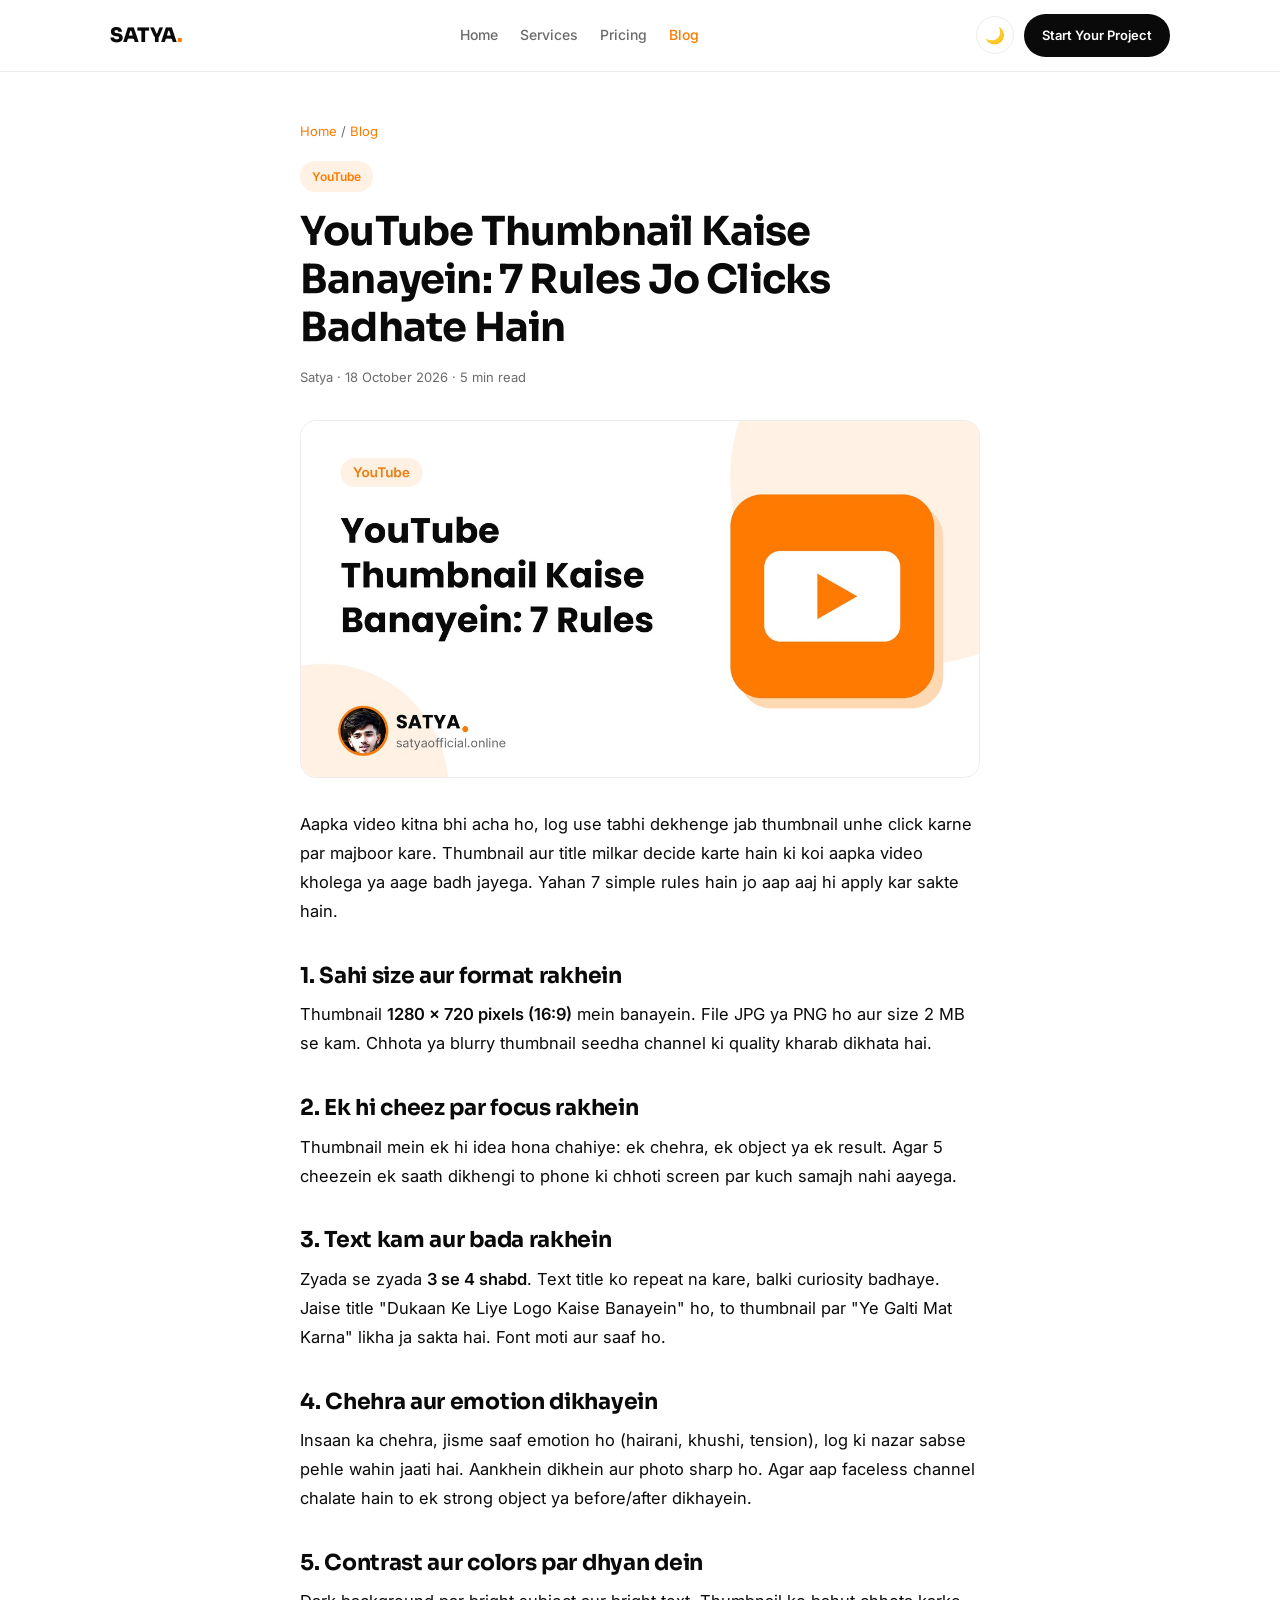
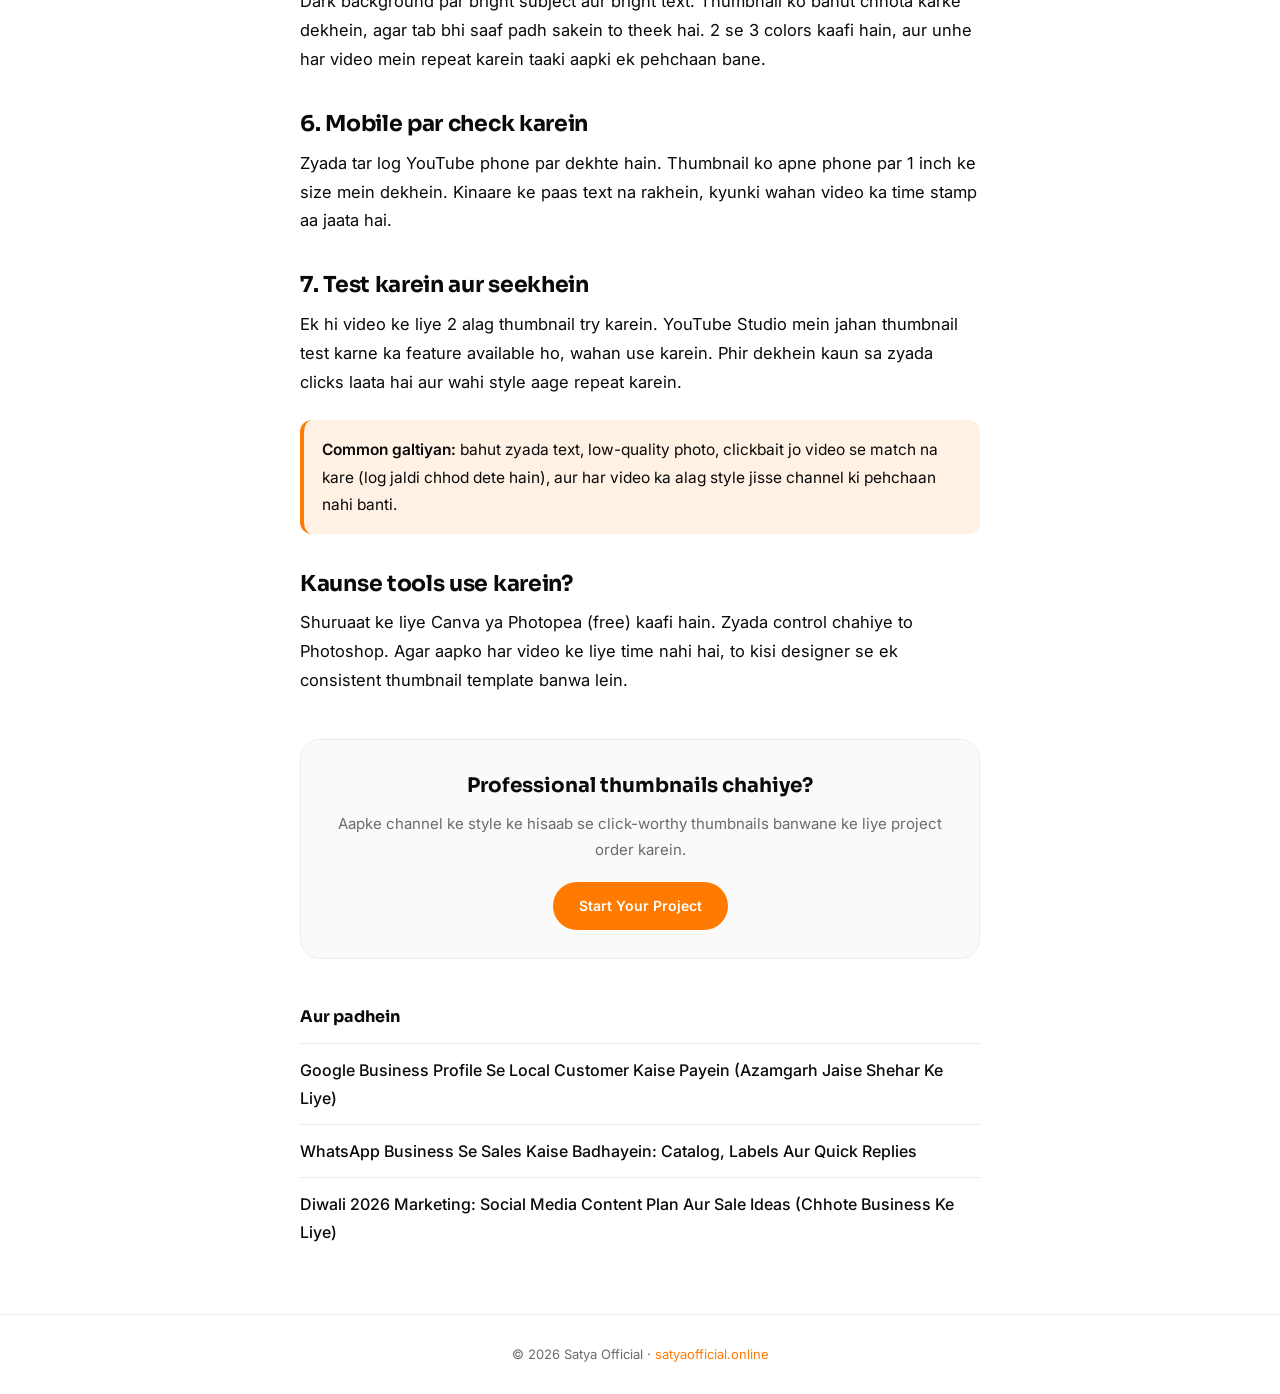
<file: blog/youtube-thumbnail-kaise-banayein.html>
<!DOCTYPE html>
<html lang="hi-IN">
<head>
<meta charset="UTF-8">
<meta name="viewport" content="width=device-width, initial-scale=1.0">
<title>YouTube Thumbnail Kaise Banayein: 7 Rules Jo Clicks Badhate Hain | Satya Official</title>
<meta name="description" content="YouTube thumbnail banane ke 7 simple rules: size, text, face, colors aur common galtiyan. Beginners ke liye step-by-step guide Hinglish mein.">
<link rel="canonical" href="https://satyaofficial.online/blog/youtube-thumbnail-kaise-banayein">
<meta name="robots" content="index, follow">
<meta property="og:type" content="article">
<meta property="og:site_name" content="Satya Official">
<meta property="og:title" content="YouTube Thumbnail Kaise Banayein: 7 Rules Jo Clicks Badhate Hain | Satya Official">
<meta property="og:description" content="YouTube thumbnail banane ke 7 simple rules: size, text, face, colors aur common galtiyan. Beginners ke liye step-by-step guide Hinglish mein.">
<meta property="og:url" content="https://satyaofficial.online/blog/youtube-thumbnail-kaise-banayein">
<meta property="og:image" content="https://satyaofficial.online/blog/img/youtube-thumbnail-kaise-banayein.jpg">
<meta property="og:image:width" content="1200">
<meta property="og:image:height" content="630">
<meta name="twitter:card" content="summary_large_image">
<meta name="twitter:image" content="https://satyaofficial.online/blog/img/youtube-thumbnail-kaise-banayein.jpg">
<script type="application/ld+json">{"@context": "https://schema.org", "@type": "BlogPosting", "headline": "YouTube Thumbnail Kaise Banayein: 7 Rules Jo Clicks Badhate Hain", "description": "YouTube thumbnail banane ke 7 simple rules: size, text, face, colors aur common galtiyan. Beginners ke liye step-by-step guide Hinglish mein.", "datePublished": "2026-10-18", "dateModified": "2026-10-18", "image": "https://satyaofficial.online/blog/img/youtube-thumbnail-kaise-banayein.jpg", "inLanguage": "hi-IN", "mainEntityOfPage": "https://satyaofficial.online/blog/youtube-thumbnail-kaise-banayein", "author": {"@type": "Person", "name": "Satya", "url": "https://satyaofficial.online/"}, "publisher": {"@type": "Organization", "name": "Satya Official", "url": "https://satyaofficial.online/"}}</script>
<link rel="icon" href="/favicon.ico" sizes="48x48">
<link rel="icon" type="image/png" href="/favicon-192.png" sizes="192x192">
<link rel="apple-touch-icon" href="/apple-touch-icon.png">
<link rel="preconnect" href="https://fonts.googleapis.com">
<link rel="preconnect" href="https://fonts.gstatic.com" crossorigin>
<link href="https://fonts.googleapis.com/css2?family=Sora:wght@600;700;800&family=Inter:wght@400;500;600&display=swap" rel="stylesheet">
<link rel="stylesheet" href="/blog/blog.css">
<script>try{document.documentElement.setAttribute('data-theme',localStorage.getItem('theme')||'light');}catch(e){}</script>
</head>
<body>
<nav>
  <div class="nav-inner">
    <a class="logo" href="/">SATYA<span>.</span></a>
    <div class="nav-links">
      <a href="/">Home</a>
      <a href="/#services">Services</a>
      <a href="/#pricing">Pricing</a>
      <a href="/blog/" class="active">Blog</a>
    </div>
    <div class="nav-right">
      <button class="theme-toggle" id="themeToggle" aria-label="Toggle dark mode">&#127769;</button>
      <a href="/#contact" class="nav-cta">Start Your Project</a>
    </div>
  </div>
</nav>
<main>
<article class="article">
  <div class="crumbs"><a href="/">Home</a> / <a href="/blog/">Blog</a></div>
  <span class="tag">YouTube</span>
  <h1>YouTube Thumbnail Kaise Banayein: 7 Rules Jo Clicks Badhate Hain</h1>
  <div class="meta">Satya &middot; 18 October 2026 &middot; 5 min read</div>
  <figure class="cover"><img src="/blog/img/youtube-thumbnail-kaise-banayein.jpg" width="1200" height="630" alt="YouTube Thumbnail Kaise Banayein: 7 Rules Jo Clicks Badhate Hain"></figure>

<p>Aapka video kitna bhi acha ho, log use tabhi dekhenge jab thumbnail unhe click karne par majboor kare. Thumbnail aur title milkar decide karte hain ki koi aapka video kholega ya aage badh jayega. Yahan 7 simple rules hain jo aap aaj hi apply kar sakte hain.</p>

<h2>1. Sahi size aur format rakhein</h2>
<p>Thumbnail <strong>1280 x 720 pixels (16:9)</strong> mein banayein. File JPG ya PNG ho aur size 2 MB se kam. Chhota ya blurry thumbnail seedha channel ki quality kharab dikhata hai.</p>

<h2>2. Ek hi cheez par focus rakhein</h2>
<p>Thumbnail mein ek hi idea hona chahiye: ek chehra, ek object ya ek result. Agar 5 cheezein ek saath dikhengi to phone ki chhoti screen par kuch samajh nahi aayega.</p>

<h2>3. Text kam aur bada rakhein</h2>
<p>Zyada se zyada <strong>3 se 4 shabd</strong>. Text title ko repeat na kare, balki curiosity badhaye. Jaise title "Dukaan Ke Liye Logo Kaise Banayein" ho, to thumbnail par "Ye Galti Mat Karna" likha ja sakta hai. Font moti aur saaf ho.</p>

<h2>4. Chehra aur emotion dikhayein</h2>
<p>Insaan ka chehra, jisme saaf emotion ho (hairani, khushi, tension), log ki nazar sabse pehle wahin jaati hai. Aankhein dikhein aur photo sharp ho. Agar aap faceless channel chalate hain to ek strong object ya before/after dikhayein.</p>

<h2>5. Contrast aur colors par dhyan dein</h2>
<p>Dark background par bright subject aur bright text. Thumbnail ko bahut chhota karke dekhein, agar tab bhi saaf padh sakein to theek hai. 2 se 3 colors kaafi hain, aur unhe har video mein repeat karein taaki aapki ek pehchaan bane.</p>

<h2>6. Mobile par check karein</h2>
<p>Zyada tar log YouTube phone par dekhte hain. Thumbnail ko apne phone par 1 inch ke size mein dekhein. Kinaare ke paas text na rakhein, kyunki wahan video ka time stamp aa jaata hai.</p>

<h2>7. Test karein aur seekhein</h2>
<p>Ek hi video ke liye 2 alag thumbnail try karein. YouTube Studio mein jahan thumbnail test karne ka feature available ho, wahan use karein. Phir dekhein kaun sa zyada clicks laata hai aur wahi style aage repeat karein.</p>

<div class="callout"><strong>Common galtiyan:</strong> bahut zyada text, low-quality photo, clickbait jo video se match na kare (log jaldi chhod dete hain), aur har video ka alag style jisse channel ki pehchaan nahi banti.</div>

<h2>Kaunse tools use karein?</h2>
<p>Shuruaat ke liye Canva ya Photopea (free) kaafi hain. Zyada control chahiye to Photoshop. Agar aapko har video ke liye time nahi hai, to kisi designer se ek consistent thumbnail template banwa lein.</p>

  <div class="cta-box">
    <h3>Professional thumbnails chahiye?</h3>
    <p>Aapke channel ke style ke hisaab se click-worthy thumbnails banwane ke liye project order karein.</p>
    <a class="btn" href="/#contact">Start Your Project</a>
  </div>
</article>
<div class="more">
  <h4>Aur padhein</h4>
  <a href="/blog/google-business-profile-se-local-customer-kaise-payein">Google Business Profile Se Local Customer Kaise Payein (Azamgarh Jaise Shehar Ke Liye)</a>
  <a href="/blog/whatsapp-business-se-sales-kaise-badhayein">WhatsApp Business Se Sales Kaise Badhayein: Catalog, Labels Aur Quick Replies</a>
  <a href="/blog/diwali-2026-marketing-social-media-plan">Diwali 2026 Marketing: Social Media Content Plan Aur Sale Ideas (Chhote Business Ke Liye)</a>
</div>
</main>
<footer>
  &copy; 2026 Satya Official &middot; <a href="/">satyaofficial.online</a>
</footer>
<script>
(function(){
  var b=document.getElementById('themeToggle');
  if(!b)return;
  b.addEventListener('click',function(){
    var r=document.documentElement;
    var t=r.getAttribute('data-theme')==='dark'?'light':'dark';
    r.setAttribute('data-theme',t);
    try{localStorage.setItem('theme',t);}catch(e){}
  });
})();
</script>
</body>
</html>
</file>
<file: blog/blog.css>
:root{--bg:#FFFFFF;--bg-soft:#FAFAFA;--text:#0A0A0A;--text-dim:#6B6B6B;--orange:#FF7A00;--orange-soft:#FFF1E4;--line:#ECECEC;--radius:20px;--shadow:0 20px 60px -20px rgba(0,0,0,0.12);}
[data-theme="dark"]{--bg:#0A0A0B;--bg-soft:#131315;--text:#F5F5F5;--text-dim:#9B9B9B;--orange-soft:rgba(255,122,0,0.12);--line:#232326;--shadow:0 20px 60px -20px rgba(0,0,0,0.6);}
*{margin:0;padding:0;box-sizing:border-box;}
html{scroll-behavior:smooth;}
body{background:var(--bg);color:var(--text);font-family:'Inter',system-ui,sans-serif;line-height:1.75;-webkit-font-smoothing:antialiased;}
a{color:inherit;}
nav{position:sticky;top:0;z-index:50;background:var(--bg);border-bottom:1px solid var(--line);}
.nav-inner{max-width:1100px;margin:0 auto;padding:14px 20px;display:flex;align-items:center;justify-content:space-between;gap:12px;}
.logo{font-family:'Sora',sans-serif;font-weight:800;font-size:20px;text-decoration:none;letter-spacing:-0.5px;}
.logo span{color:var(--orange);}
.nav-links{display:flex;gap:22px;font-size:14px;font-weight:500;}
.nav-links a{text-decoration:none;color:var(--text-dim);}
.nav-links a:hover,.nav-links a.active{color:var(--orange);}
.nav-right{display:flex;align-items:center;gap:10px;}
.theme-toggle{background:none;border:1px solid var(--line);border-radius:100px;width:38px;height:38px;cursor:pointer;font-size:16px;color:var(--text);}
.nav-cta{background:var(--text);color:var(--bg);text-decoration:none;font-size:13px;font-weight:600;padding:10px 18px;border-radius:100px;white-space:nowrap;}
.wrap{max-width:1100px;margin:0 auto;padding:0 20px;}
.article{max-width:720px;margin:0 auto;padding:48px 20px 24px;}
.crumbs{font-size:13px;color:var(--text-dim);margin-bottom:18px;}
.crumbs a{text-decoration:none;color:var(--orange);}
.tag{display:inline-block;background:var(--orange-soft);color:var(--orange);font-size:12px;font-weight:600;padding:5px 12px;border-radius:100px;margin-bottom:16px;}
h1{font-family:'Sora',sans-serif;font-size:clamp(28px,5vw,40px);line-height:1.2;letter-spacing:-0.8px;margin-bottom:14px;}
.meta{font-size:13px;color:var(--text-dim);margin-bottom:32px;}
.article h2{font-family:'Sora',sans-serif;font-size:22px;line-height:1.3;margin:36px 0 10px;letter-spacing:-0.3px;}
.article p{margin-bottom:16px;font-size:16.5px;}
.article ul,.article ol{margin:0 0 18px 22px;font-size:16.5px;}
.article li{margin-bottom:8px;}
.article strong{font-weight:600;}
.callout{background:var(--orange-soft);border-left:4px solid var(--orange);border-radius:12px;padding:16px 18px;margin:24px 0;font-size:15.5px;}
.cta-box{background:var(--bg-soft);border:1px solid var(--line);border-radius:var(--radius);padding:28px 24px;margin:44px 0 20px;text-align:center;}
.cta-box h3{font-family:'Sora',sans-serif;font-size:20px;margin-bottom:8px;}
.cta-box p{color:var(--text-dim);margin-bottom:18px;font-size:15px;}
.btn{display:inline-block;background:var(--orange);color:#fff;text-decoration:none;font-weight:600;font-size:14px;padding:12px 26px;border-radius:100px;}
.more{max-width:720px;margin:0 auto;padding:0 20px 56px;}
.more h4{font-family:'Sora',sans-serif;font-size:16px;margin-bottom:12px;}
.more a{display:block;padding:12px 0;border-top:1px solid var(--line);text-decoration:none;font-weight:500;}
.more a:hover{color:var(--orange);}
.hero{padding:56px 20px 24px;max-width:1100px;margin:0 auto;}
.hero h1{margin-bottom:10px;}
.hero p{color:var(--text-dim);font-size:17px;max-width:620px;}
.grid{display:grid;grid-template-columns:repeat(auto-fill,minmax(300px,1fr));gap:20px;padding:24px 20px 64px;max-width:1100px;margin:0 auto;}
.card{display:block;text-decoration:none;background:var(--bg-soft);border:1px solid var(--line);border-radius:var(--radius);padding:26px 24px;transition:transform .2s,box-shadow .2s;}
.card:hover{transform:translateY(-4px);box-shadow:var(--shadow);}
.card h2{font-family:'Sora',sans-serif;font-size:19px;line-height:1.35;margin:6px 0 10px;}
.card p{color:var(--text-dim);font-size:14.5px;line-height:1.65;margin-bottom:14px;}
.card .read{color:var(--orange);font-weight:600;font-size:14px;}
footer{border-top:1px solid var(--line);padding:28px 20px;text-align:center;font-size:13px;color:var(--text-dim);}
footer a{color:var(--orange);text-decoration:none;}
@media(max-width:640px){.nav-links{display:none;}.article{padding-top:32px;}}
figure{margin:28px 0;}
figure img{display:block;width:100%;height:auto;border-radius:16px;border:1px solid var(--line);}
figure figcaption{font-size:13px;color:var(--text-dim);text-align:center;margin-top:8px;}
figure.cover{margin:0 0 32px;}
.card{overflow:hidden;}
.card .thumb{display:block;width:calc(100% + 48px);max-width:none;height:auto;margin:-26px -24px 18px;border-bottom:1px solid var(--line);}
.article a{color:var(--orange);}
.article a.btn{color:#fff;}
</file>
